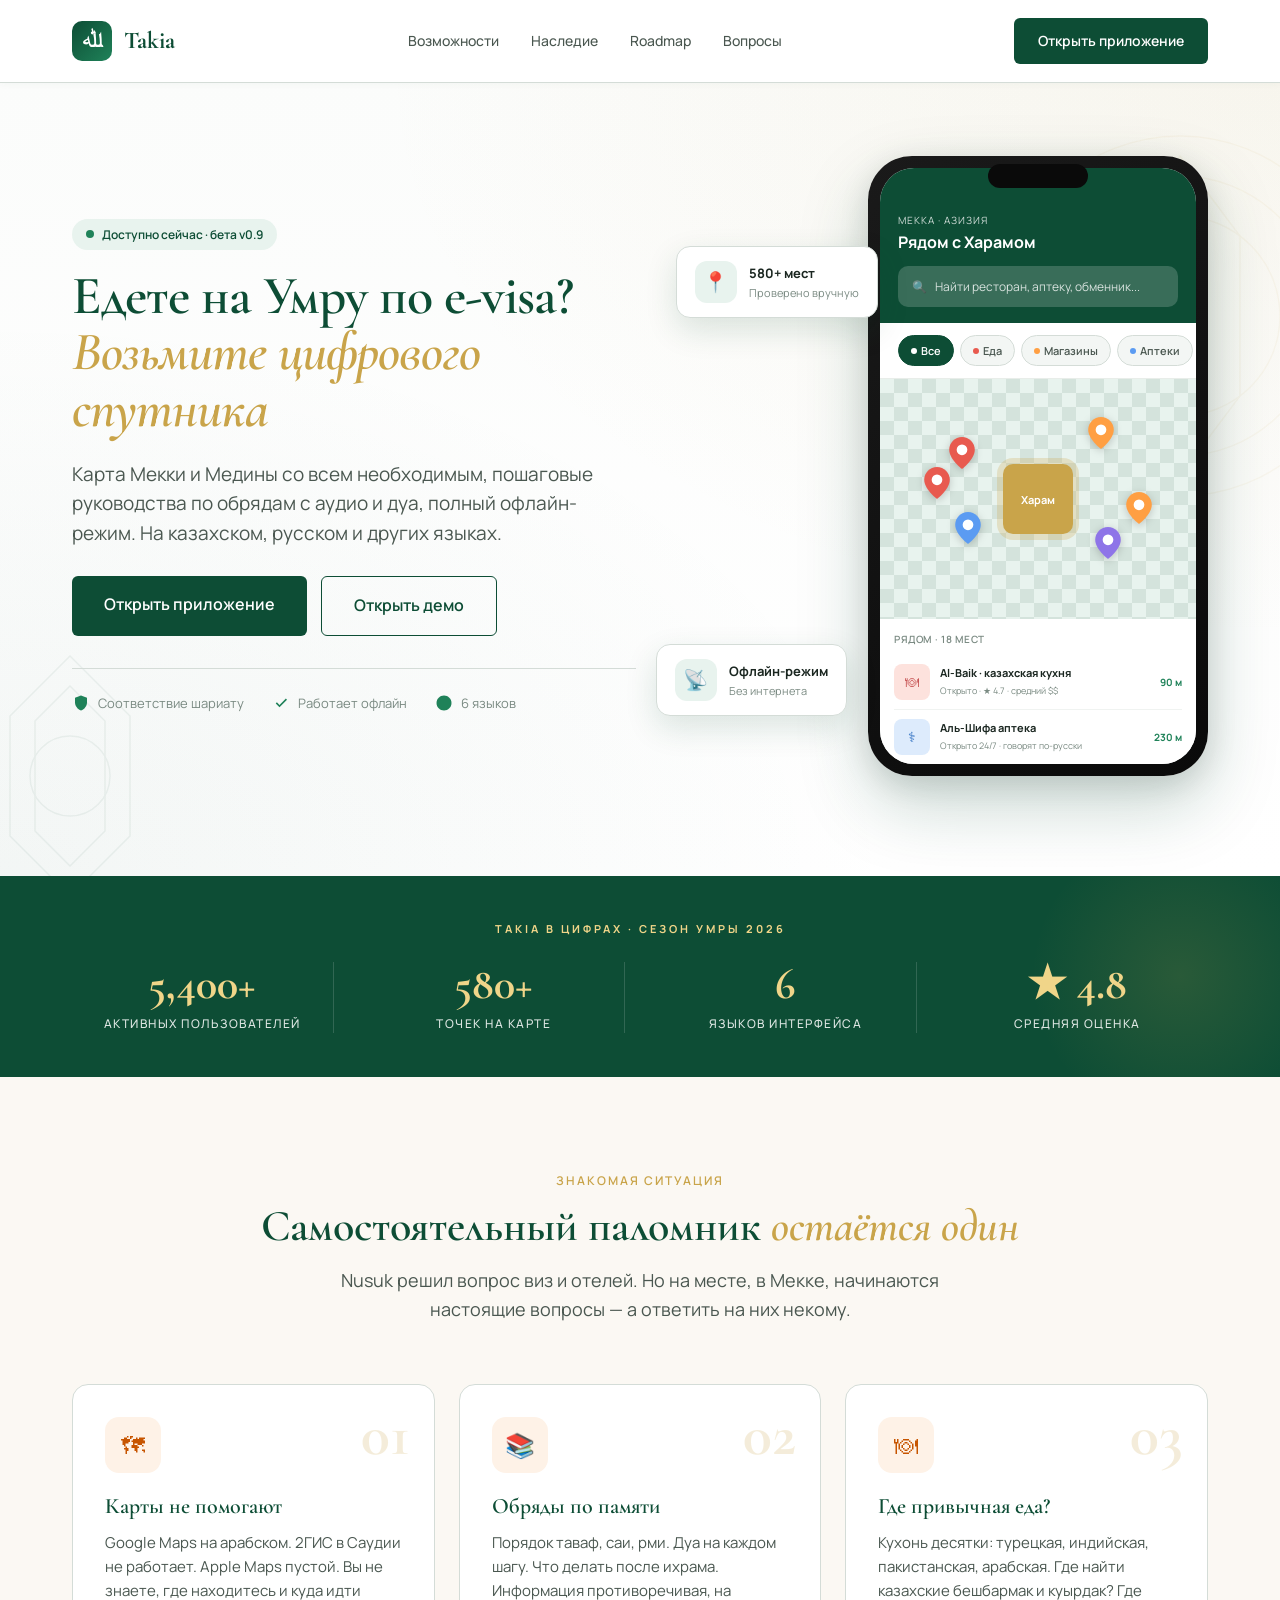
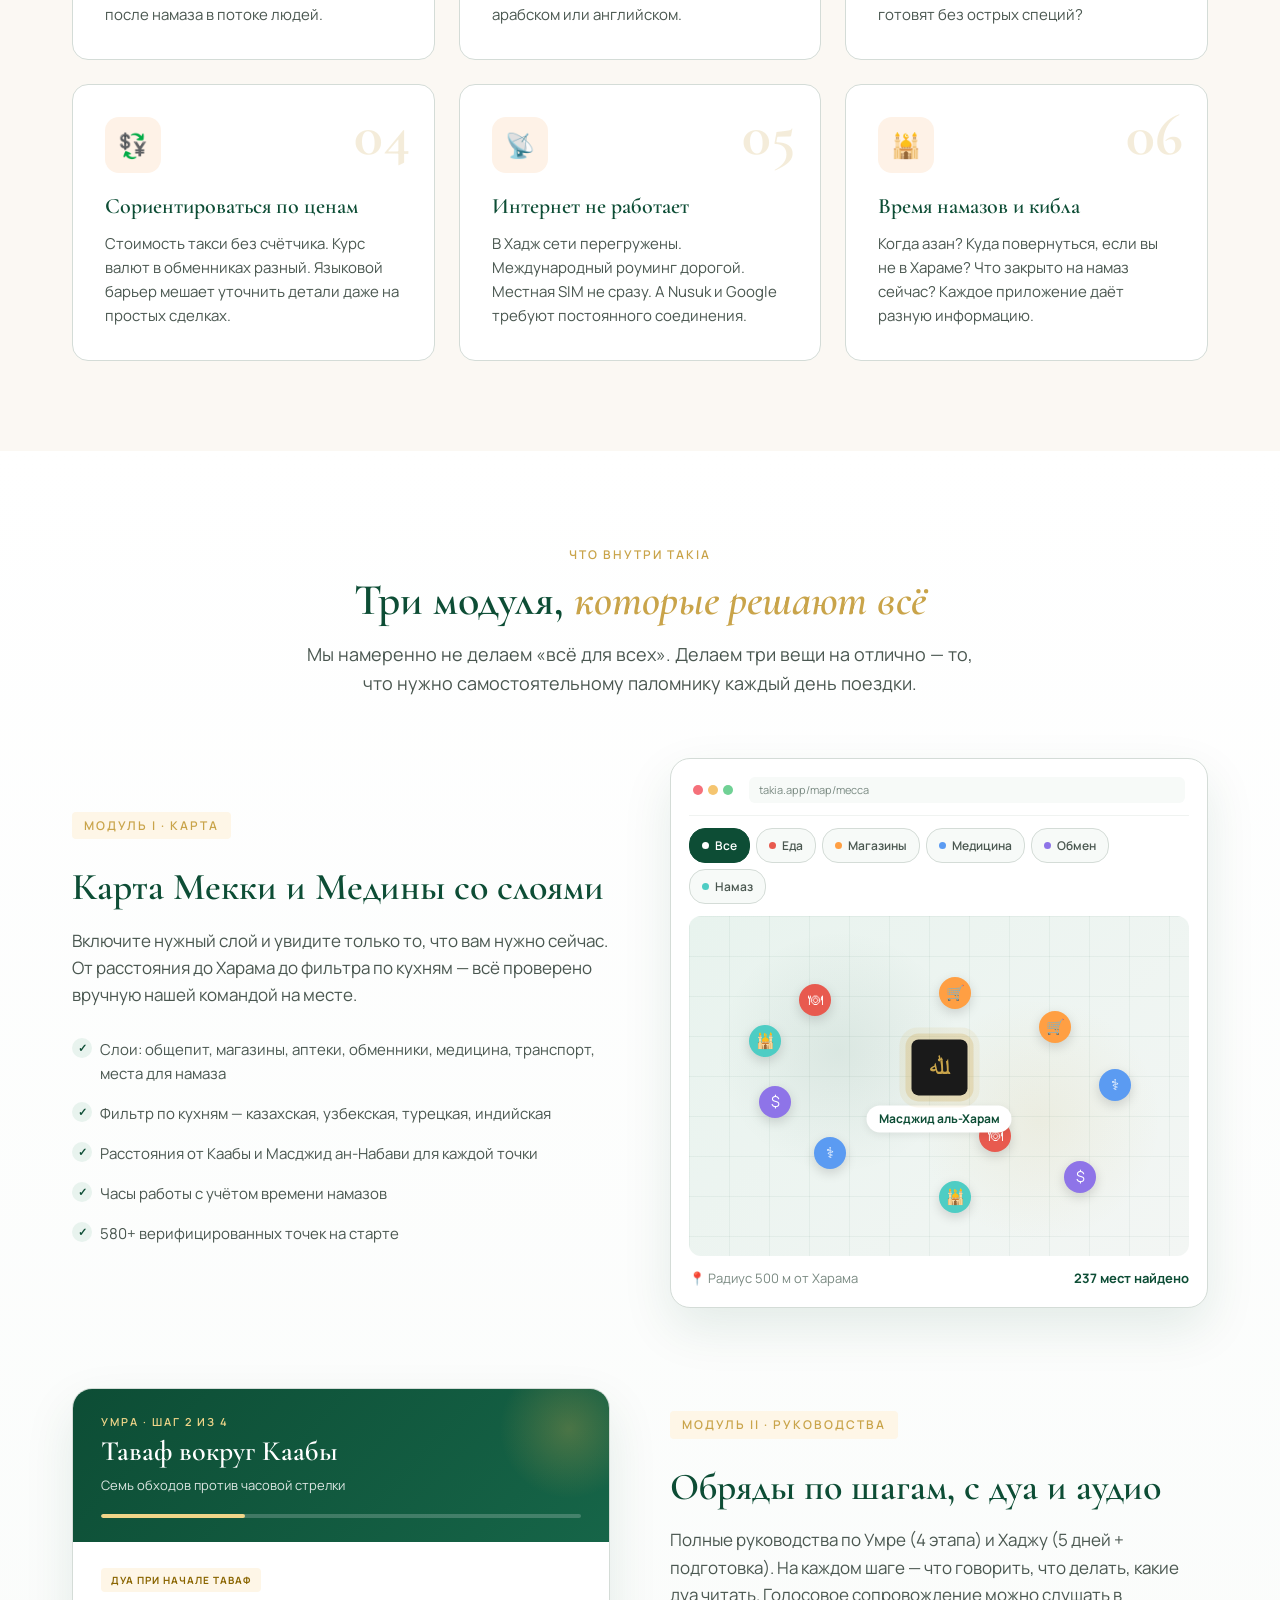
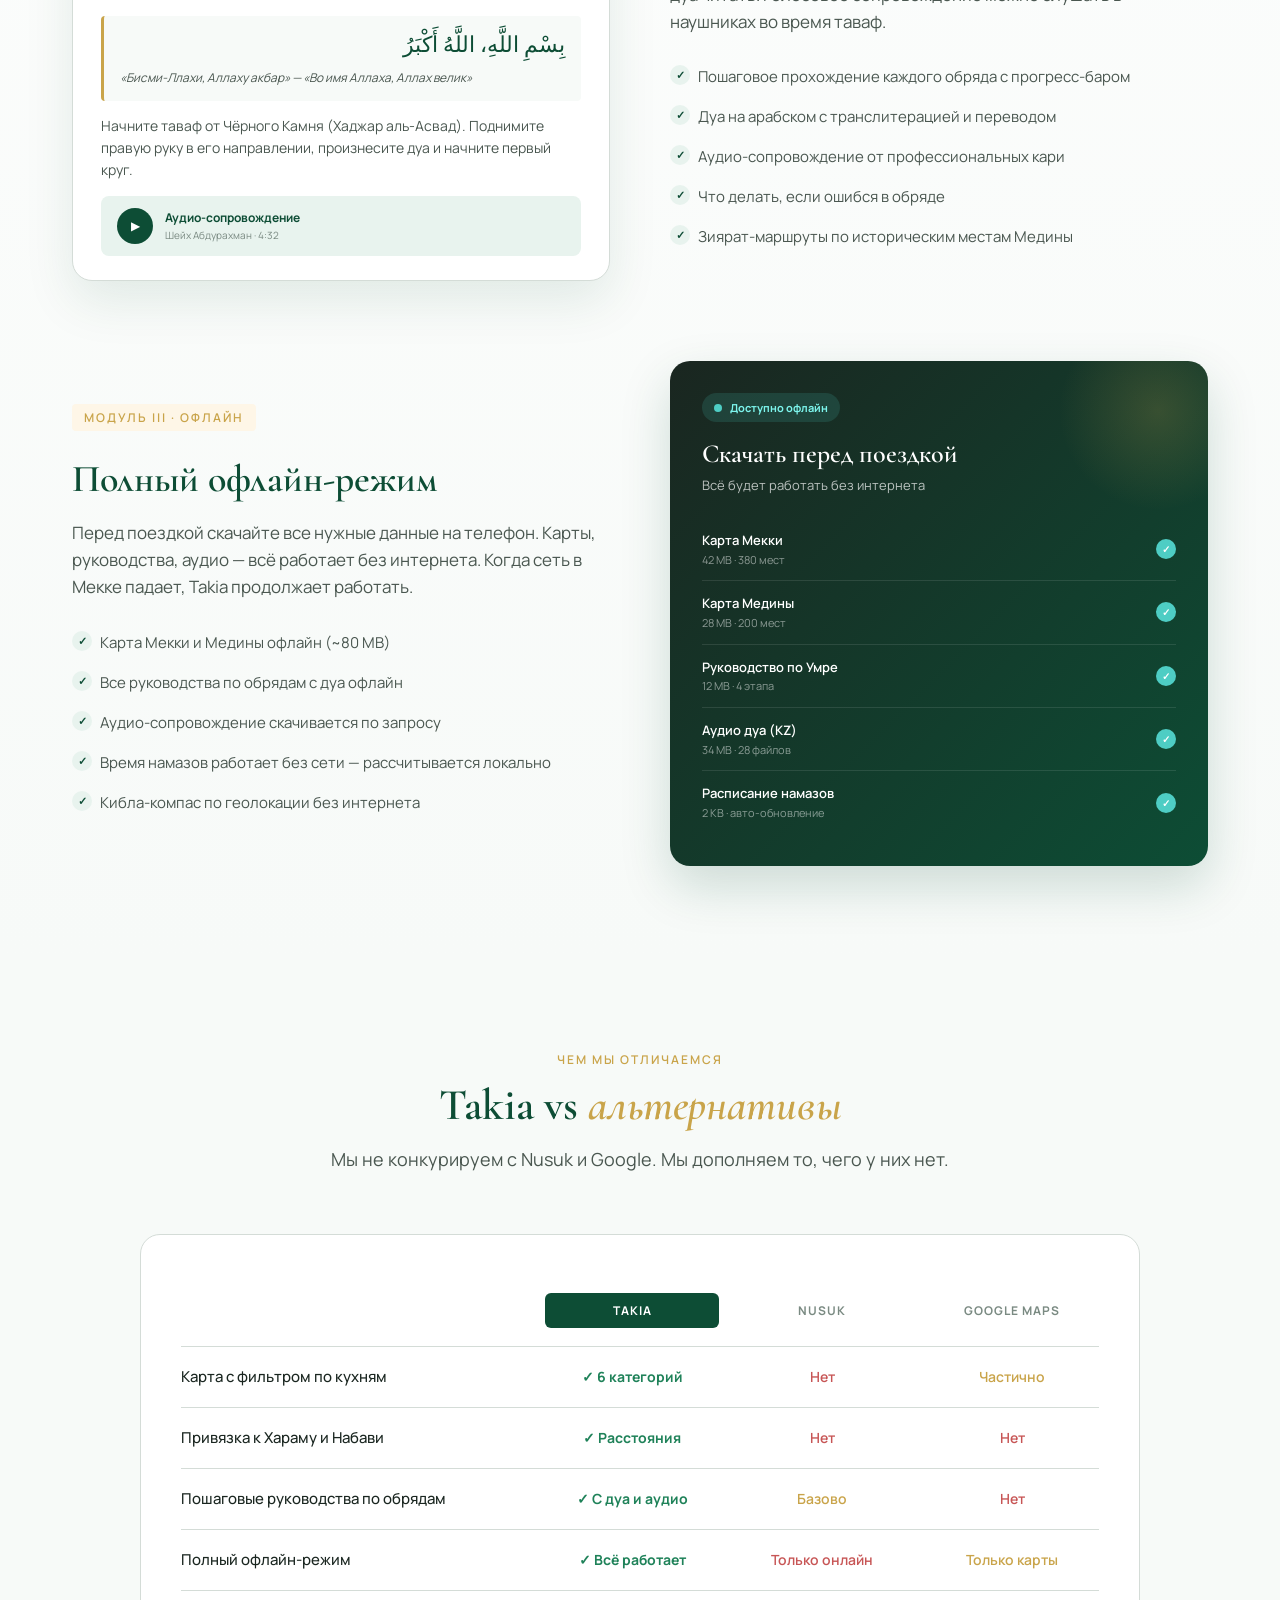
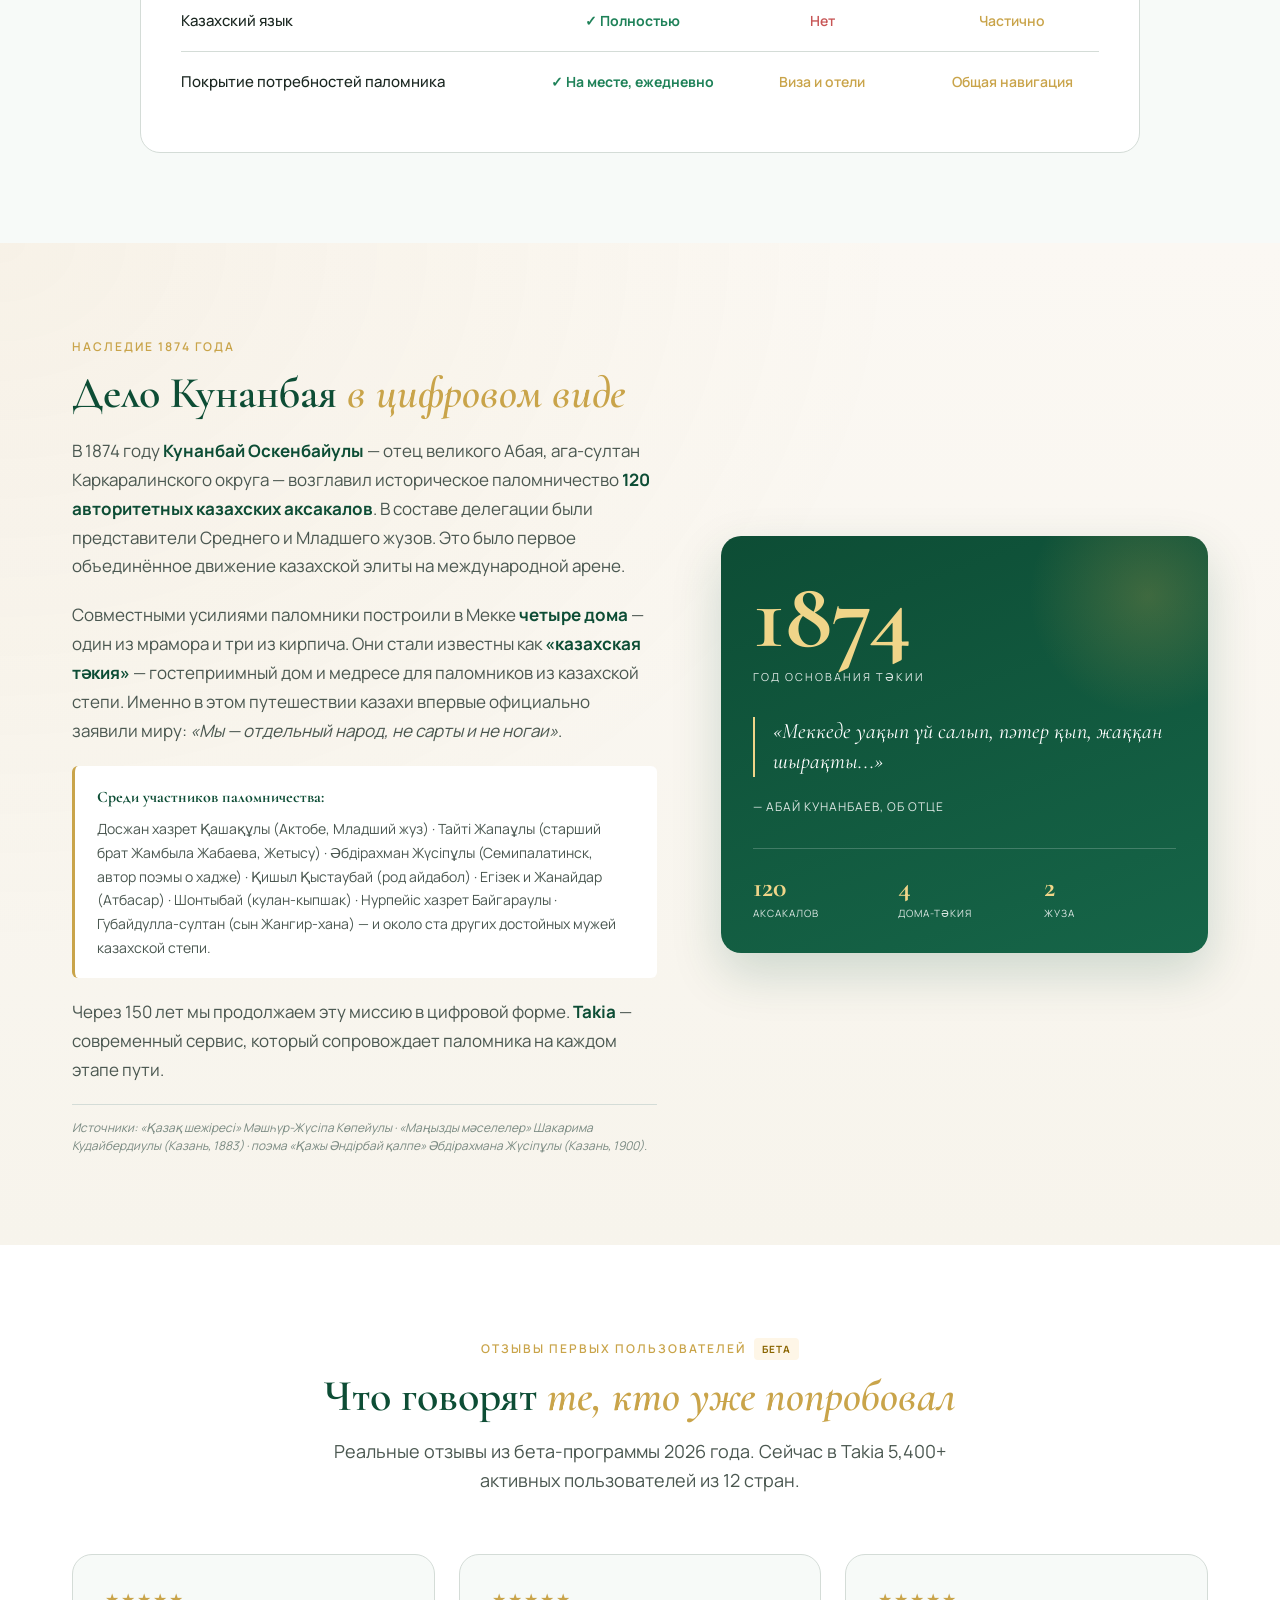
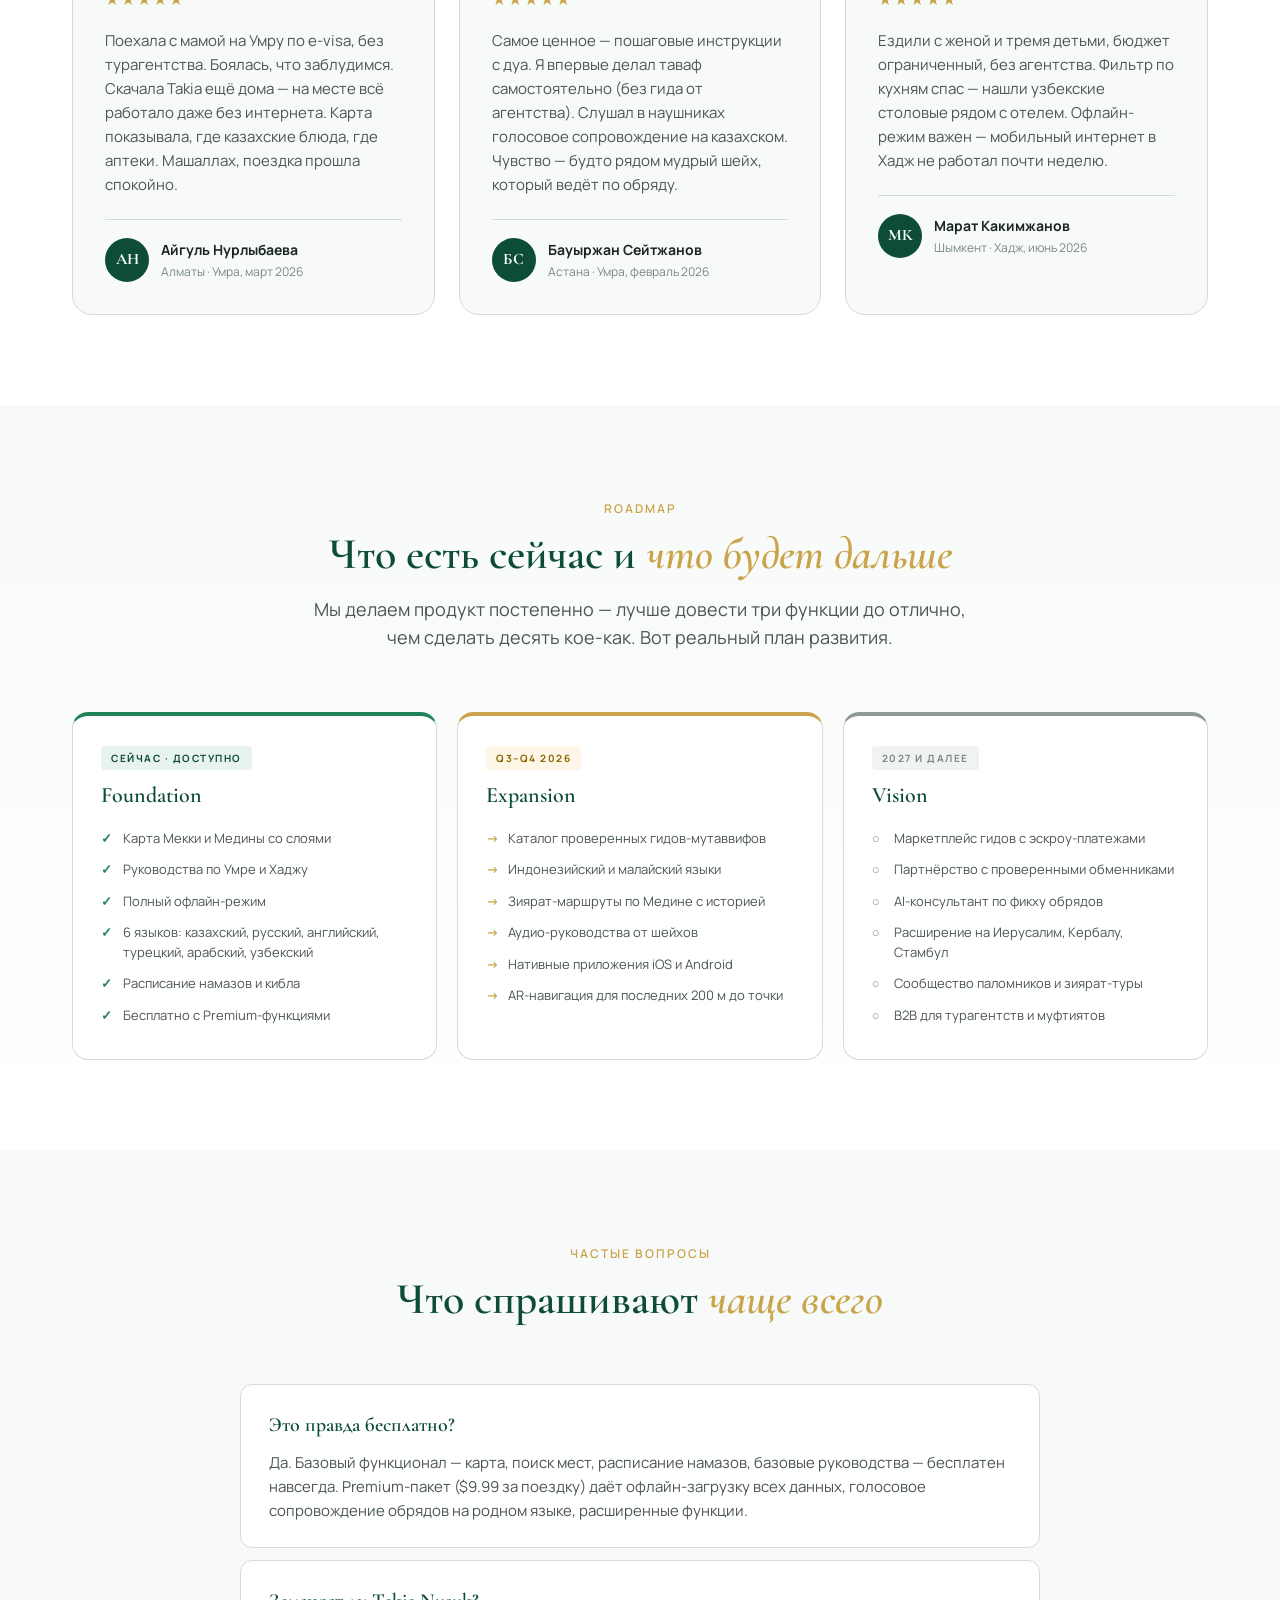
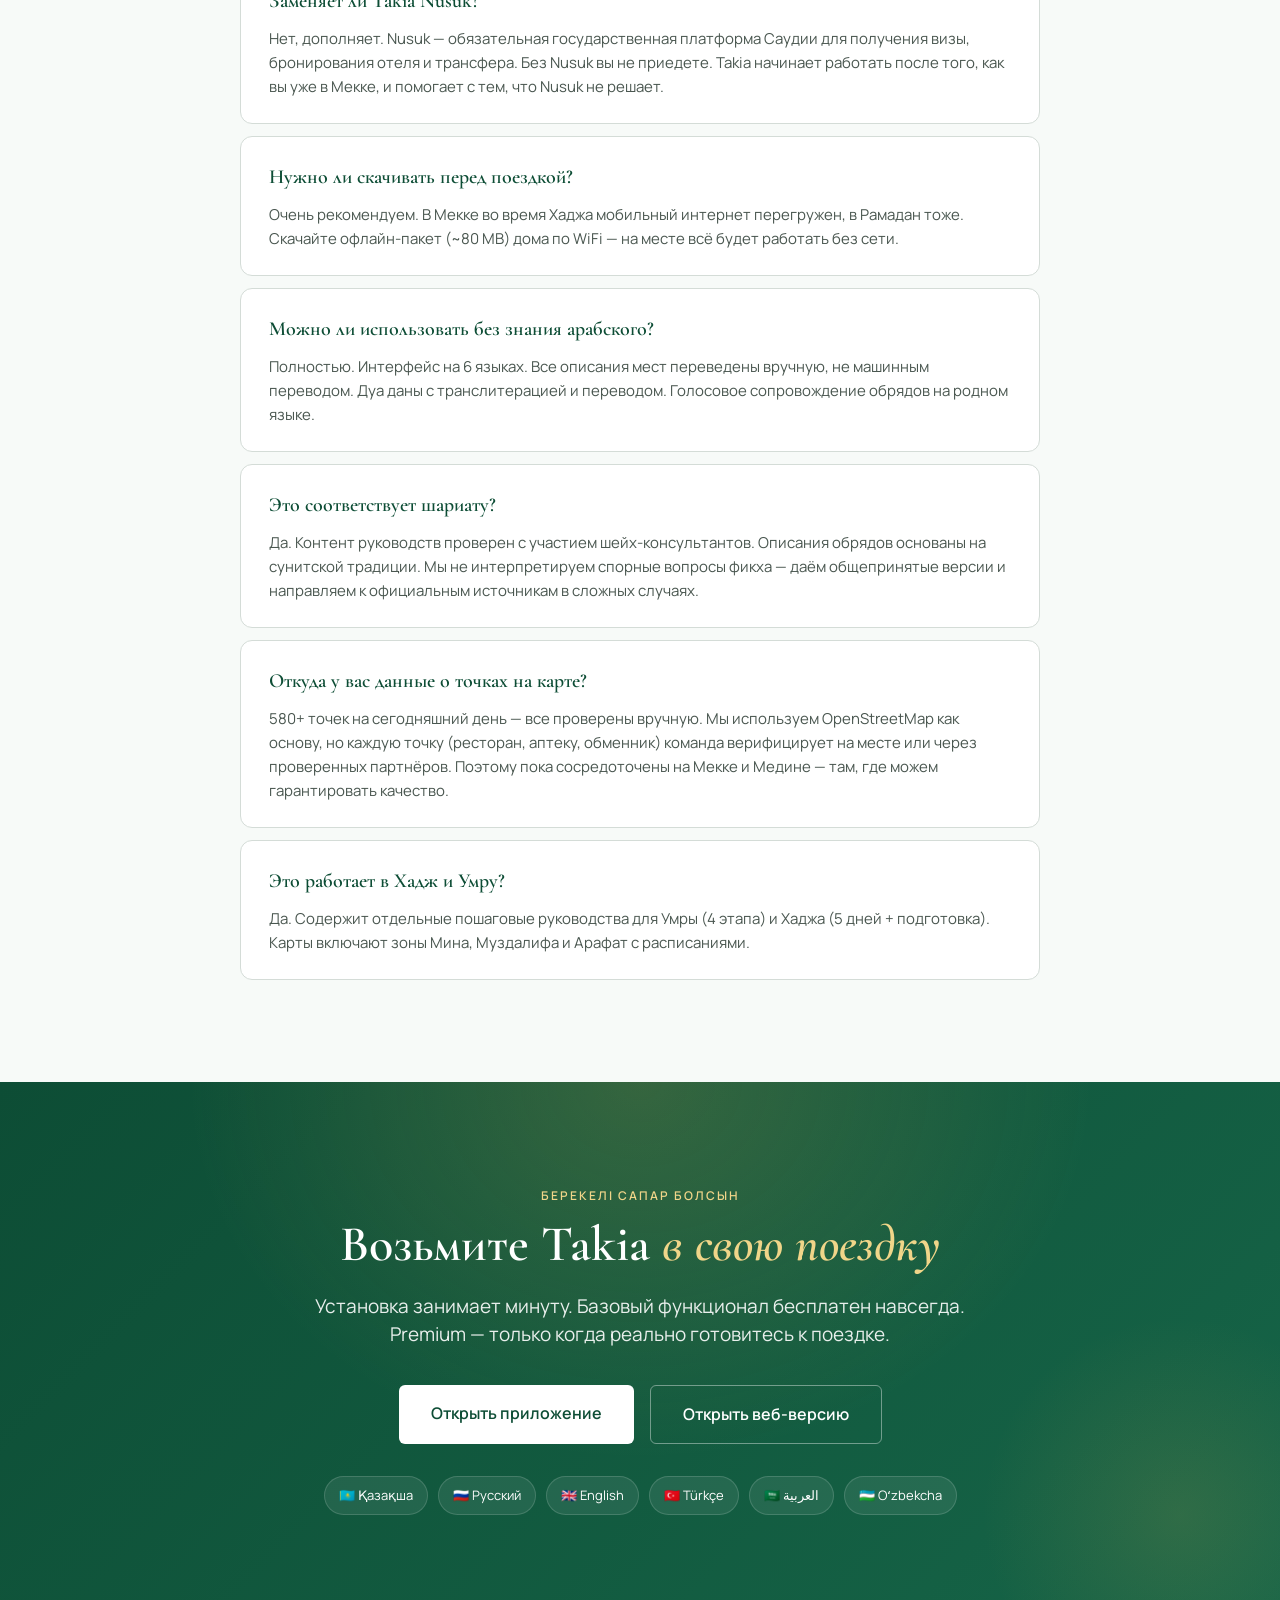
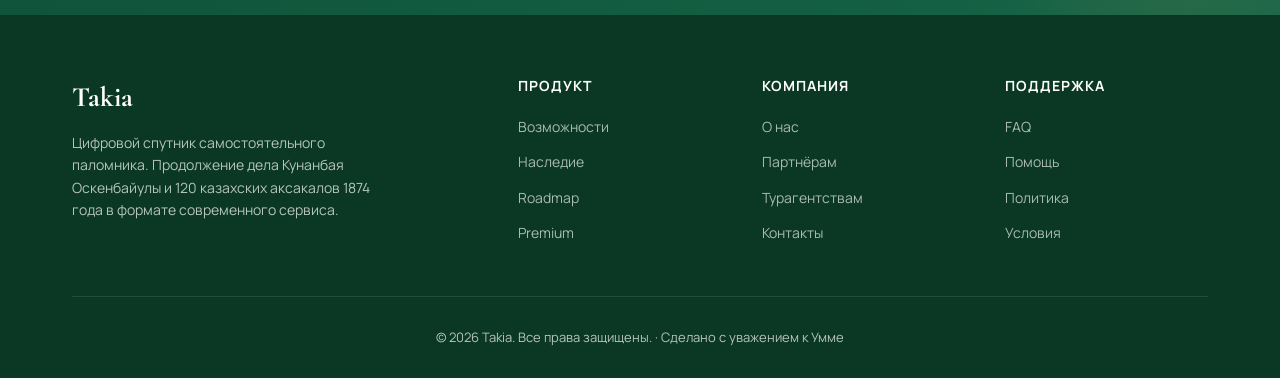
<file: index.html>
<!DOCTYPE html>
<html lang="ru">
<head>
<meta charset="UTF-8">
<meta name="viewport" content="width=device-width, initial-scale=1.0">
<title>Takia — Цифровой спутник самостоятельного паломника</title>
<link href="https://fonts.googleapis.com/css2?family=Cormorant+Garamond:wght@500;600;700&family=Manrope:wght@300;400;500;600;700;800&display=swap" rel="stylesheet">
<style>
  * { box-sizing: border-box; margin: 0; padding: 0; }
  html, body { overflow-x: hidden; max-width: 100%; }
  html { scroll-behavior: smooth; scroll-padding-top: 80px; }
  :root {
    --green-deep: #0d4d35;
    --green-mid: #166548;
    --green-light: #1f8259;
    --green-bg: #e8f3ee;
    --gold: #c9a44a;
    --gold-light: #f0d589;
    --gold-bg: #fef6e7;
    --ink: #1a2620;
    --ink-soft: #4a5750;
    --ink-mute: #7a8a82;
    --line: #d4dcd7;
    --bg-soft: #f7faf8;
    --white: #ffffff;
  }
  body {
    font-family: 'Manrope', sans-serif;
    color: var(--ink);
    background: var(--white);
    line-height: 1.6;
    font-size: 16px;
    padding-top: 76px;
  }
  .container { max-width: 1200px; margin: 0 auto; padding: 0 32px; }
  .label-tag {
    display: inline-block;
    font-size: 12px;
    text-transform: uppercase;
    letter-spacing: 2px;
    font-weight: 600;
    color: var(--gold);
    margin-bottom: 12px;
  }
  nav {
    position: fixed;
    top: 0; left: 0; right: 0;
    width: 100%;
    z-index: 1000;
    background: rgba(255,255,255,0.95);
    -webkit-backdrop-filter: blur(12px);
    backdrop-filter: blur(12px);
    border-bottom: 1px solid var(--line);
    box-shadow: 0 1px 8px rgba(13,77,53,0.04);
  }
  .nav-inner {
    max-width: 1200px;
    margin: 0 auto;
    padding: 18px 32px;
    display: flex;
    justify-content: space-between;
    align-items: center;
  }
  .logo {
    display: flex;
    align-items: center;
    gap: 12px;
    font-family: 'Cormorant Garamond', serif;
    font-size: 24px;
    font-weight: 700;
    color: var(--green-deep);
    text-decoration: none;
  }
  .logo-mark {
    width: 40px; height: 40px;
    background: linear-gradient(135deg, var(--green-deep), var(--green-light));
    border-radius: 10px;
    display: flex; align-items: center; justify-content: center;
    color: white; font-size: 20px; font-weight: 700;
  }
  .nav-links { display: flex; gap: 32px; list-style: none; }
  .nav-links a { color: var(--ink-soft); text-decoration: none; font-size: 14px; font-weight: 500; }
  .nav-links a:hover { color: var(--green-deep); }
  /* Burger button — hidden on desktop */
  .burger {
    display: none;
    flex-direction: column;
    justify-content: center;
    gap: 5px;
    width: 40px;
    height: 40px;
    background: none;
    border: none;
    cursor: pointer;
    padding: 8px;
    z-index: 1002;
  }
  .burger span {
    display: block;
    width: 100%;
    height: 2px;
    background: var(--green-deep);
    border-radius: 2px;
    transition: transform 0.3s, opacity 0.3s;
  }
  .burger.open span:nth-child(1) { transform: translateY(7px) rotate(45deg); }
  .burger.open span:nth-child(2) { opacity: 0; }
  .burger.open span:nth-child(3) { transform: translateY(-7px) rotate(-45deg); }
  /* Mobile dropdown menu */
  .mobile-menu {
    display: none;
    flex-direction: column;
    gap: 4px;
    background: white;
    border-top: 1px solid var(--line);
    padding: 16px 24px 24px;
    box-shadow: 0 8px 24px rgba(13,77,53,0.1);
  }
  .mobile-menu.open { display: flex; }
  .mobile-menu a {
    color: var(--ink-soft);
    text-decoration: none;
    font-size: 16px;
    font-weight: 600;
    padding: 14px 8px;
    border-bottom: 1px solid var(--bg-soft);
  }
  .mobile-menu a:last-child { border-bottom: none; }
  .mobile-menu a:hover { color: var(--green-deep); }
  .mobile-menu .btn-block-mobile {
    margin-top: 12px;
    text-align: center;
    border-bottom: none;
    color: white;
  }
  .mobile-menu .btn-block-mobile:hover { color: white; }
  .btn {
    display: inline-block;
    padding: 12px 24px;
    border-radius: 6px;
    font-weight: 600;
    text-decoration: none;
    transition: all 0.2s;
    font-size: 14px;
    cursor: pointer;
    border: none;
  }
  .btn-primary { background: var(--green-deep); color: white; }
  .btn-primary:hover { background: var(--green-light); transform: translateY(-1px); }
  .btn-outline { background: transparent; color: var(--green-deep); border: 1.5px solid var(--green-deep); }
  .btn-outline:hover { background: var(--green-deep); color: white; }

  /* HERO */
  .hero {
    position: relative;
    padding: 80px 0 100px;
    background:
      radial-gradient(ellipse at top right, rgba(201,164,74,0.08) 0%, transparent 50%),
      radial-gradient(ellipse at bottom left, rgba(13,77,53,0.05) 0%, transparent 50%),
      linear-gradient(180deg, #fbfcfb 0%, #ffffff 100%);
    overflow: hidden;
  }
  .hero-ornament { position: absolute; opacity: 0.06; pointer-events: none; }
  .hero-ornament-1 { top: 40px; right: -100px; width: 400px; height: 400px; }
  .hero-ornament-2 { bottom: -50px; left: -80px; width: 300px; height: 300px; }
  .hero-inner {
    display: grid;
    grid-template-columns: minmax(0, 1.1fr) minmax(0, 1fr);
    gap: 60px;
    align-items: center;
    position: relative;
    z-index: 2;
  }
  .pre-badge {
    display: inline-flex;
    align-items: center;
    gap: 8px;
    background: var(--green-bg);
    color: var(--green-deep);
    padding: 6px 14px;
    border-radius: 20px;
    font-size: 12px;
    font-weight: 600;
    margin-bottom: 18px;
  }
  .pre-badge .dot {
    width: 8px; height: 8px;
    background: var(--green-light);
    border-radius: 50%;
    animation: pulse 2s infinite;
  }
  @keyframes pulse { 0%,100%{opacity:1} 50%{opacity:0.4} }
  .hero h1 {
    font-family: 'Cormorant Garamond', serif;
    font-size: 54px;
    line-height: 1.05;
    font-weight: 600;
    color: var(--green-deep);
    margin-bottom: 22px;
    letter-spacing: -1px;
  }
  .hero h1 .accent { color: var(--gold); font-style: italic; }
  .hero .lead {
    font-size: 19px;
    color: var(--ink-soft);
    margin-bottom: 28px;
    line-height: 1.55;
    max-width: 560px;
  }
  .hero-cta { display: flex; gap: 14px; margin-bottom: 32px; }
  .hero-trust {
    display: flex;
    gap: 28px;
    align-items: center;
    padding-top: 24px;
    border-top: 1px solid var(--line);
  }
  .trust-item {
    display: flex;
    align-items: center;
    gap: 8px;
    font-size: 13px;
    color: var(--ink-mute);
  }
  .trust-icon { width: 18px; height: 18px; color: var(--green-light); }

  /* PHONE */
  .hero-visual { position: relative; height: 620px; max-width: 100%; }
  .phone {
    position: absolute;
    width: 340px; height: 620px;
    background: linear-gradient(145deg, #1a1a1a, #0a0a0a);
    border-radius: 44px;
    padding: 12px;
    box-shadow: 0 30px 70px rgba(13,77,53,0.22), 0 8px 30px rgba(0,0,0,0.12);
    top: 0; right: 0;
  }
  .phone-screen {
    width: 100%; height: 100%;
    background: #f3f6f4;
    border-radius: 34px;
    overflow: hidden;
    position: relative;
  }
  .notch {
    position: absolute;
    top: 8px;
    left: 50%;
    transform: translateX(-50%);
    width: 100px; height: 24px;
    background: #0a0a0a;
    border-radius: 14px;
    z-index: 5;
  }
  .phone-header {
    background: var(--green-deep);
    padding: 44px 18px 16px;
    color: white;
  }
  .phone-loc { font-size: 10px; opacity: 0.8; text-transform: uppercase; letter-spacing: 1px; margin-bottom: 2px; }
  .phone-title { font-size: 16px; font-weight: 700; margin-bottom: 10px; }
  .phone-search {
    background: rgba(255,255,255,0.18);
    padding: 11px 14px;
    border-radius: 10px;
    font-size: 12px;
    display: flex;
    align-items: center;
    gap: 8px;
  }
  .phone-filters {
    display: flex;
    gap: 6px;
    overflow-x: auto;
    padding: 12px 18px;
    background: white;
    border-bottom: 1px solid #e8ede9;
  }
  .ph-filter {
    flex-shrink: 0;
    padding: 6px 12px;
    border-radius: 16px;
    font-size: 11px;
    font-weight: 600;
    background: #f3f6f4;
    color: var(--ink-soft);
    border: 1px solid var(--line);
    display: flex;
    align-items: center;
    gap: 4px;
  }
  .ph-filter.active { background: var(--green-deep); color: white; border-color: var(--green-deep); }
  .ph-filter .dot-mini { width: 6px; height: 6px; border-radius: 50%; }
  .phone-map {
    height: 240px;
    background:
      linear-gradient(45deg, #d4e3dc 25%, transparent 25%),
      linear-gradient(-45deg, #d4e3dc 25%, transparent 25%),
      linear-gradient(45deg, transparent 75%, #d4e3dc 75%),
      linear-gradient(-45deg, transparent 75%, #d4e3dc 75%);
    background-size: 28px 28px;
    background-color: #e8f3ee;
    background-position: 0 0, 0 14px, 14px -14px, -14px 0;
    position: relative;
    overflow: hidden;
  }
  .map-haram-mini {
    position: absolute;
    top: 50%; left: 50%;
    transform: translate(-50%, -50%);
    width: 70px; height: 70px;
    background: var(--gold);
    border-radius: 10px;
    display: flex; align-items: center; justify-content: center;
    color: white; font-size: 11px; font-weight: 700;
    box-shadow: 0 0 0 6px rgba(201,164,74,0.25);
  }
  .map-pin-svg {
    position: absolute;
    width: 26px; height: 32px;
    transform: translate(-50%, -100%);
    filter: drop-shadow(0 2px 4px rgba(0,0,0,0.2));
  }
  .pin1 { top: 90px; left: 26%; }
  .pin2 { top: 70px; left: 70%; }
  .pin3 { top: 165px; left: 28%; }
  .pin4 { top: 180px; left: 72%; }
  .pin5 { top: 120px; left: 18%; }
  .pin6 { top: 145px; left: 82%; }
  .phone-list { padding: 12px 14px; background: white; }
  .ph-list-title {
    font-size: 10px;
    color: var(--ink-mute);
    text-transform: uppercase;
    letter-spacing: 0.5px;
    margin-bottom: 8px;
    font-weight: 600;
  }
  .ph-list-item {
    display: flex;
    gap: 10px;
    padding: 9px 0;
    border-bottom: 1px solid #f0f3f1;
  }
  .ph-list-item:last-child { border-bottom: none; }
  .ph-list-icon {
    width: 36px; height: 36px;
    border-radius: 8px;
    display: flex; align-items: center; justify-content: center;
    font-size: 14px;
    flex-shrink: 0;
  }
  .ph-list-text { flex: 1; min-width: 0; }
  .ph-list-name { font-size: 11px; font-weight: 700; color: var(--ink); margin-bottom: 2px; }
  .ph-list-meta { font-size: 9px; color: var(--ink-mute); }
  .ph-list-dist {
    font-size: 10px; color: var(--green-light); font-weight: 700;
    text-align: right; align-self: center;
  }

  /* Floating badges */
  .float-badge {
    position: absolute;
    background: white;
    border: 1px solid var(--line);
    border-radius: 14px;
    padding: 14px 18px;
    box-shadow: 0 12px 32px rgba(13,77,53,0.14);
    display: flex;
    align-items: center;
    gap: 12px;
  }
  .badge-1 { top: 90px; left: -20px; }
  .badge-2 { bottom: 60px; left: -40px; }
  .badge-icon {
    width: 42px; height: 42px;
    background: var(--green-bg);
    border-radius: 12px;
    display: flex; align-items: center; justify-content: center;
    color: var(--green-deep);
    font-size: 20px;
  }
  .badge-text-title { font-size: 13px; font-weight: 700; color: var(--ink); }
  .badge-text-sub { font-size: 11px; color: var(--ink-mute); }

  /* STATS */
  .stats {
    background: var(--green-deep);
    color: white;
    padding: 44px 0;
    position: relative;
    overflow: hidden;
  }
  .stats::before {
    content: "";
    position: absolute;
    top: -50px; right: -50px;
    width: 300px; height: 300px;
    background: radial-gradient(circle, rgba(201,164,74,0.15) 0%, transparent 70%);
    border-radius: 50%;
  }
  .stats-eyebrow {
    text-align: center;
    color: var(--gold-light);
    font-size: 11px;
    text-transform: uppercase;
    letter-spacing: 3px;
    font-weight: 700;
    margin-bottom: 24px;
    position: relative;
    z-index: 2;
  }
  .stats-grid {
    display: grid;
    grid-template-columns: repeat(4, 1fr);
    gap: 30px;
    position: relative;
    z-index: 2;
  }
  .stat-item {
    text-align: center;
    border-right: 1px solid rgba(255,255,255,0.15);
    padding: 0 20px;
  }
  .stat-item:last-child { border-right: none; }
  .stat-num {
    font-family: 'Cormorant Garamond', serif;
    font-size: 44px;
    font-weight: 700;
    color: var(--gold-light);
    line-height: 1;
    margin-bottom: 8px;
  }
  .stat-label {
    font-size: 12px;
    text-transform: uppercase;
    letter-spacing: 1.5px;
    opacity: 0.85;
    font-weight: 500;
  }

  section { padding: 90px 0; }
  .section-header { text-align: center; margin-bottom: 60px; }
  .section-header h2 {
    font-family: 'Cormorant Garamond', serif;
    font-size: 44px;
    font-weight: 600;
    color: var(--green-deep);
    line-height: 1.1;
    margin-bottom: 16px;
  }
  .section-header h2 .accent { color: var(--gold); font-style: italic; }
  .section-header .lead {
    font-size: 18px;
    color: var(--ink-soft);
    max-width: 680px;
    margin: 0 auto;
  }

  /* PAIN */
  .pain { background: #fbf8f3; }
  .pain-grid { display: grid; grid-template-columns: repeat(3, 1fr); gap: 24px; }
  .pain-card {
    background: white;
    border-radius: 16px;
    padding: 32px;
    border: 1px solid var(--line);
    position: relative;
    transition: transform 0.3s, box-shadow 0.3s;
  }
  .pain-card:hover { transform: translateY(-4px); box-shadow: 0 20px 40px rgba(0,0,0,0.06); }
  .pain-num {
    position: absolute;
    top: 20px; right: 24px;
    font-family: 'Cormorant Garamond', serif;
    font-size: 60px;
    font-weight: 700;
    color: var(--gold);
    opacity: 0.2;
    line-height: 1;
  }
  .pain-icon {
    width: 56px; height: 56px;
    background: #fef2e7;
    border-radius: 14px;
    display: flex; align-items: center; justify-content: center;
    color: #c75500;
    font-size: 24px;
    margin-bottom: 20px;
  }
  .pain-card h3 {
    font-family: 'Cormorant Garamond', serif;
    font-size: 22px;
    font-weight: 600;
    color: var(--green-deep);
    margin-bottom: 12px;
    line-height: 1.2;
  }
  .pain-card p { color: var(--ink-soft); font-size: 15px; line-height: 1.6; }

  /* MODULES */
  .modules { background: linear-gradient(180deg, white 0%, var(--bg-soft) 100%); }
  .module-block {
    display: grid;
    grid-template-columns: minmax(0, 1fr) minmax(0, 1fr);
    gap: 60px;
    align-items: center;
    margin-bottom: 80px;
  }
  .module-block:last-child { margin-bottom: 0; }
  .module-block.reverse { direction: rtl; }
  .module-block.reverse > * { direction: ltr; }
  .module-info .label-tag {
    background: var(--gold-bg);
    padding: 4px 12px;
    border-radius: 4px;
  }
  .module-info h3 {
    font-family: 'Cormorant Garamond', serif;
    font-size: 38px;
    font-weight: 600;
    color: var(--green-deep);
    line-height: 1.1;
    margin: 16px 0 18px;
  }
  .module-info .desc {
    font-size: 17px;
    color: var(--ink-soft);
    line-height: 1.6;
    margin-bottom: 22px;
  }
  .module-info ul { list-style: none; }
  .module-info ul li {
    padding: 8px 0 8px 28px;
    position: relative;
    font-size: 15px;
    color: var(--ink-soft);
  }
  .module-info ul li::before {
    content: "✓";
    position: absolute;
    left: 0; top: 8px;
    width: 20px; height: 20px;
    background: var(--green-bg);
    color: var(--green-deep);
    border-radius: 50%;
    display: flex; align-items: center; justify-content: center;
    font-weight: 700;
    font-size: 11px;
  }

  /* MOCKUP MAP */
  .mockup-card {
    background: white;
    border-radius: 20px;
    padding: 18px;
    border: 1px solid var(--line);
    box-shadow: 0 20px 50px rgba(13,77,53,0.1);
    max-width: 100%;
  }
  .mockup-toolbar {
    display: flex; align-items: center; gap: 8px;
    padding: 0 4px 12px;
    border-bottom: 1px solid #f0f3f1;
  }
  .toolbar-dots { display: flex; gap: 5px; }
  .toolbar-dots span { width: 10px; height: 10px; border-radius: 50%; background: #f0f3f1; }
  .toolbar-dots span:first-child { background: #f5707a; }
  .toolbar-dots span:nth-child(2) { background: #f5c570; }
  .toolbar-dots span:nth-child(3) { background: #70d195; }
  .toolbar-url {
    flex: 1;
    background: var(--bg-soft);
    border-radius: 6px;
    padding: 4px 10px;
    font-size: 11px;
    color: var(--ink-mute);
    margin-left: 8px;
  }
  .mockup-filters {
    display: flex;
    gap: 6px;
    flex-wrap: wrap;
    padding: 12px 0;
  }
  .mfilter {
    padding: 7px 12px;
    border-radius: 16px;
    font-size: 12px;
    font-weight: 600;
    background: var(--bg-soft);
    color: var(--ink-soft);
    border: 1px solid var(--line);
    display: flex;
    align-items: center;
    gap: 6px;
  }
  .mfilter.active { background: var(--green-deep); color: white; border-color: var(--green-deep); }
  .mfilter .d { width: 7px; height: 7px; border-radius: 50%; }
  .d-food { background: #e85a4f; }
  .d-shop { background: #ff9f43; }
  .d-med { background: #5b9bf2; }
  .d-money { background: #8e74e8; }
  .d-pray { background: #4ecdc4; }
  .mockup-map {
    height: 340px;
    background:
      radial-gradient(circle at 30% 40%, rgba(13,77,53,0.08) 0%, transparent 30%),
      radial-gradient(circle at 70% 60%, rgba(201,164,74,0.1) 0%, transparent 30%),
      linear-gradient(135deg, #e8f3ee 0%, #f3f6f4 100%);
    border-radius: 12px;
    position: relative;
    overflow: hidden;
  }
  .mockup-map::before {
    content: "";
    position: absolute;
    inset: 0;
    background-image:
      linear-gradient(rgba(13,77,53,0.05) 1px, transparent 1px),
      linear-gradient(90deg, rgba(13,77,53,0.05) 1px, transparent 1px);
    background-size: 40px 40px;
  }
  .map-center {
    position: absolute;
    top: 50%; left: 50%;
    transform: translate(-50%, -50%);
    text-align: center;
    z-index: 3;
  }
  .kaaba {
    width: 56px; height: 56px;
    background: #1a1a1a;
    border-radius: 7px;
    margin: 0 auto 10px;
    position: relative;
    box-shadow: 0 0 0 6px rgba(201,164,74,0.25), 0 0 0 12px rgba(201,164,74,0.1);
  }
  .kaaba::after {
    content: "ﷲ";
    position: absolute;
    top: 50%; left: 50%;
    transform: translate(-50%, -50%);
    color: var(--gold);
    font-size: 20px;
    font-weight: 600;
  }
  .kaaba-lbl {
    background: white;
    padding: 4px 12px;
    border-radius: 20px;
    font-size: 12px;
    font-weight: 700;
    color: var(--green-deep);
    display: inline-block;
    box-shadow: 0 2px 8px rgba(0,0,0,0.08);
  }
  .mmark {
    position: absolute;
    width: 32px; height: 32px;
    border-radius: 50%;
    display: flex; align-items: center; justify-content: center;
    color: white;
    font-size: 15px;
    box-shadow: 0 4px 12px rgba(0,0,0,0.15);
    cursor: pointer;
    transition: transform 0.2s;
    z-index: 2;
  }
  .mmark:hover { transform: scale(1.2); z-index: 4; }
  .m-food { background: #e85a4f; }
  .m-shop { background: #ff9f43; }
  .m-med { background: #5b9bf2; }
  .m-money { background: #8e74e8; }
  .m-pray { background: #4ecdc4; }
  .mk1 { top: 20%; left: 22%; }
  .mk2 { top: 28%; left: 70%; }
  .mk3 { top: 65%; left: 25%; }
  .mk4 { top: 72%; left: 75%; }
  .mk5 { top: 32%; left: 12%; }
  .mk6 { top: 60%; left: 58%; }
  .mk7 { top: 18%; left: 50%; }
  .mk8 { top: 78%; left: 50%; }
  .mk9 { top: 50%; left: 14%; }
  .mk10 { top: 45%; left: 82%; }
  .mockup-result-bar {
    margin-top: 12px;
    display: flex;
    justify-content: space-between;
    font-size: 13px;
    color: var(--ink-mute);
  }
  .mockup-result-bar .count { color: var(--green-deep); font-weight: 700; }

  /* GUIDE MOCKUP */
  .guide-mockup {
    background: white;
    border-radius: 20px;
    padding: 0;
    border: 1px solid var(--line);
    box-shadow: 0 20px 50px rgba(13,77,53,0.1);
    overflow: hidden;
  }
  .guide-header {
    background: linear-gradient(135deg, var(--green-deep), var(--green-mid));
    color: white;
    padding: 24px 28px;
    position: relative;
    overflow: hidden;
  }
  .guide-header::before {
    content: "";
    position: absolute;
    top: -30px; right: -30px;
    width: 140px; height: 140px;
    background: radial-gradient(circle, rgba(201,164,74,0.3) 0%, transparent 70%);
    border-radius: 50%;
  }
  .guide-progress {
    font-size: 11px;
    text-transform: uppercase;
    letter-spacing: 2px;
    color: var(--gold-light);
    font-weight: 600;
    margin-bottom: 6px;
    position: relative;
  }
  .guide-step-title {
    font-family: 'Cormorant Garamond', serif;
    font-size: 28px;
    font-weight: 600;
    line-height: 1.1;
    margin-bottom: 8px;
    position: relative;
  }
  .guide-step-sub { font-size: 13px; opacity: 0.85; position: relative; }
  .guide-progress-bar {
    margin-top: 18px;
    height: 4px;
    background: rgba(255,255,255,0.2);
    border-radius: 2px;
    position: relative;
    overflow: hidden;
  }
  .guide-progress-bar::after {
    content: "";
    position: absolute;
    left: 0; top: 0; bottom: 0;
    width: 30%;
    background: var(--gold-light);
    border-radius: 2px;
  }
  .guide-body { padding: 24px 28px; }
  .guide-section-tag {
    display: inline-block;
    background: var(--gold-bg);
    color: #8a6500;
    padding: 4px 10px;
    border-radius: 4px;
    font-size: 10px;
    font-weight: 700;
    text-transform: uppercase;
    letter-spacing: 1px;
    margin-bottom: 10px;
  }
  .guide-dua {
    background: var(--bg-soft);
    border-left: 3px solid var(--gold);
    padding: 14px 16px;
    margin: 14px 0;
    border-radius: 4px;
  }
  .guide-dua-ar {
    font-family: 'Cormorant Garamond', serif;
    font-size: 22px;
    color: var(--green-deep);
    text-align: right;
    direction: rtl;
    margin-bottom: 8px;
    line-height: 1.4;
  }
  .guide-dua-tr {
    font-size: 12px;
    color: var(--ink-soft);
    font-style: italic;
    line-height: 1.5;
  }
  .guide-body p { font-size: 14px; color: var(--ink-soft); line-height: 1.6; margin-bottom: 10px; }
  .guide-audio {
    display: flex;
    align-items: center;
    gap: 12px;
    background: var(--green-bg);
    padding: 12px 16px;
    border-radius: 8px;
    margin-top: 14px;
  }
  .audio-play {
    width: 36px; height: 36px;
    background: var(--green-deep);
    color: white;
    border-radius: 50%;
    display: flex; align-items: center; justify-content: center;
    font-size: 12px;
  }
  .audio-info { flex: 1; }
  .audio-title { font-size: 12px; font-weight: 700; color: var(--green-deep); }
  .audio-meta { font-size: 10px; color: var(--ink-mute); }

  /* OFFLINE MOCKUP */
  .offline-mockup {
    background: linear-gradient(135deg, #1a2620 0%, #0d4d35 100%);
    color: white;
    border-radius: 20px;
    padding: 32px;
    position: relative;
    overflow: hidden;
    box-shadow: 0 20px 50px rgba(13,77,53,0.18);
  }
  .offline-mockup::before {
    content: "";
    position: absolute;
    top: -50px; right: -50px;
    width: 200px; height: 200px;
    background: radial-gradient(circle, rgba(201,164,74,0.2) 0%, transparent 70%);
    border-radius: 50%;
  }
  .offline-status {
    display: inline-flex;
    align-items: center;
    gap: 8px;
    background: rgba(78,205,196,0.15);
    color: #7df5ed;
    padding: 6px 12px;
    border-radius: 20px;
    font-size: 11px;
    font-weight: 700;
    margin-bottom: 18px;
    position: relative;
  }
  .offline-status .od {
    width: 8px; height: 8px;
    background: #4ecdc4;
    border-radius: 50%;
  }
  .offline-title {
    font-family: 'Cormorant Garamond', serif;
    font-size: 26px;
    font-weight: 600;
    line-height: 1.1;
    margin-bottom: 6px;
    position: relative;
  }
  .offline-sub { font-size: 13px; opacity: 0.7; margin-bottom: 22px; position: relative; }
  .download-list { position: relative; }
  .dl-item {
    display: flex;
    justify-content: space-between;
    align-items: center;
    padding: 12px 0;
    border-bottom: 1px solid rgba(255,255,255,0.1);
  }
  .dl-item:last-child { border-bottom: none; }
  .dl-name { font-size: 13px; font-weight: 600; }
  .dl-size { font-size: 11px; color: rgba(255,255,255,0.5); }
  .dl-status {
    width: 20px; height: 20px;
    border-radius: 50%;
    background: #4ecdc4;
    display: flex; align-items: center; justify-content: center;
    font-size: 10px;
    color: white;
    font-weight: 700;
  }

  /* COMPARE */
  .compare-section { background: var(--bg-soft); }
  .compare {
    background: white;
    border-radius: 20px;
    padding: 40px;
    border: 1px solid var(--line);
    max-width: 1000px;
    margin: 0 auto;
  }
  .compare-row {
    display: grid;
    grid-template-columns: 2fr 1fr 1fr 1fr;
    gap: 16px;
    padding: 18px 0;
    border-bottom: 1px solid var(--line);
    align-items: center;
  }
  .compare-row:last-child { border-bottom: none; }
  .compare-header {
    font-weight: 700;
    color: var(--ink-mute);
    font-size: 12px;
    text-transform: uppercase;
    letter-spacing: 1px;
    text-align: center;
  }
  .compare-header.takia {
    background: var(--green-deep);
    color: white;
    padding: 8px 12px;
    border-radius: 6px;
  }
  .compare-feature { font-size: 15px; color: var(--ink); font-weight: 500; }
  .compare-cell { text-align: center; font-size: 14px; }
  .yes { color: var(--green-light); font-weight: 700; }
  .no { color: #c75555; font-weight: 600; }
  .partial { color: #c9a44a; font-weight: 600; }

  /* HERITAGE */
  .heritage {
    background: radial-gradient(ellipse at top left, rgba(201,164,74,0.07) 0%, transparent 50%), linear-gradient(180deg, #fbf8f3 0%, #f7f4ec 100%);
    position: relative;
    overflow: hidden;
  }
  .heritage-grid {
    display: grid;
    grid-template-columns: minmax(0, 1.2fr) minmax(0, 1fr);
    gap: 64px;
    align-items: center;
  }
  .heritage-text h2 {
    font-family: 'Cormorant Garamond', serif;
    font-size: 44px;
    font-weight: 600;
    color: var(--green-deep);
    line-height: 1.1;
    margin-bottom: 20px;
  }
  .heritage-text h2 .accent { color: var(--gold); font-style: italic; }
  .heritage-text .lead {
    font-size: 17px;
    color: var(--ink-soft);
    line-height: 1.7;
    margin-bottom: 20px;
  }
  .heritage-text .lead strong { color: var(--green-deep); font-weight: 700; }
  .heritage-names {
    background: white;
    border-left: 3px solid var(--gold);
    padding: 18px 22px;
    border-radius: 6px;
    margin-bottom: 20px;
    font-size: 14px;
    color: var(--ink-soft);
    line-height: 1.7;
  }
  .heritage-names strong {
    color: var(--green-deep);
    display: block;
    margin-bottom: 6px;
    font-family: 'Cormorant Garamond', serif;
    font-size: 16px;
  }
  .heritage-sources {
    font-size: 12px;
    color: var(--ink-mute);
    font-style: italic;
    line-height: 1.5;
    border-top: 1px solid var(--line);
    padding-top: 14px;
  }
  .heritage-visual {
    position: relative;
    background: linear-gradient(160deg, var(--green-deep) 0%, var(--green-mid) 100%);
    border-radius: 20px;
    padding: 32px;
    color: white;
    overflow: hidden;
    box-shadow: 0 20px 50px rgba(13,77,53,0.18);
  }
  .heritage-visual::before {
    content: "";
    position: absolute;
    top: -60px; right: -60px;
    width: 240px; height: 240px;
    background: radial-gradient(circle, rgba(201,164,74,0.25) 0%, transparent 70%);
    border-radius: 50%;
  }
  .heritage-year {
    font-family: 'Cormorant Garamond', serif;
    font-size: 96px;
    font-weight: 700;
    line-height: 1;
    color: var(--gold-light);
    margin-bottom: 4px;
    position: relative;
  }
  .heritage-year-label {
    font-size: 11px;
    text-transform: uppercase;
    letter-spacing: 2px;
    opacity: 0.85;
    margin-bottom: 32px;
    position: relative;
  }
  .heritage-quote {
    font-family: 'Cormorant Garamond', serif;
    font-size: 22px;
    line-height: 1.35;
    font-style: italic;
    margin-bottom: 20px;
    position: relative;
    padding-left: 18px;
    border-left: 2px solid var(--gold-light);
  }
  .heritage-quote-author {
    font-size: 12px;
    opacity: 0.85;
    letter-spacing: 1px;
    text-transform: uppercase;
    position: relative;
  }
  .heritage-stats {
    display: grid;
    grid-template-columns: repeat(3, 1fr);
    gap: 14px;
    margin-top: 32px;
    padding-top: 24px;
    border-top: 1px solid rgba(255,255,255,0.2);
    position: relative;
  }
  .h-stat .num {
    font-family: 'Cormorant Garamond', serif;
    font-size: 28px;
    color: var(--gold-light);
    line-height: 1;
    margin-bottom: 4px;
    font-weight: 700;
  }
  .h-stat .lbl {
    font-size: 10px;
    text-transform: uppercase;
    letter-spacing: 1px;
    opacity: 0.85;
  }

  /* TESTIMONIALS */
  .testimonials { background: white; }
  .test-grid { display: grid; grid-template-columns: repeat(3, 1fr); gap: 24px; }
  .test-card {
    background: var(--bg-soft);
    border-radius: 20px;
    padding: 32px;
    position: relative;
    border: 1px solid var(--line);
  }
  .test-rating {
    color: var(--gold);
    font-size: 16px;
    margin-bottom: 16px;
    letter-spacing: 2px;
  }
  .test-text {
    font-size: 15px;
    color: var(--ink-soft);
    line-height: 1.6;
    margin-bottom: 22px;
    position: relative;
    z-index: 2;
  }
  .test-author {
    display: flex;
    align-items: center;
    gap: 12px;
    padding-top: 18px;
    border-top: 1px solid var(--line);
  }
  .test-avatar {
    width: 44px; height: 44px;
    border-radius: 50%;
    background: var(--green-deep);
    color: white;
    display: flex; align-items: center; justify-content: center;
    font-weight: 700;
    font-family: 'Cormorant Garamond', serif;
  }
  .test-name { font-weight: 700; color: var(--ink); font-size: 14px; }
  .test-role { font-size: 12px; color: var(--ink-mute); }
  .beta-badge {
    display: inline-block;
    background: var(--gold-bg);
    color: #8a6500;
    padding: 3px 8px;
    border-radius: 4px;
    font-size: 10px;
    font-weight: 700;
    text-transform: uppercase;
    letter-spacing: 1px;
    margin-left: 8px;
  }

  /* ROADMAP */
  .roadmap-section { background: linear-gradient(180deg, var(--bg-soft) 0%, white 100%); }
  .roadmap-grid { display: grid; grid-template-columns: repeat(3, 1fr); gap: 20px; }
  .roadmap-card {
    background: white;
    border: 1px solid var(--line);
    border-radius: 16px;
    padding: 28px;
    position: relative;
  }
  .roadmap-card.now { border-top: 4px solid var(--green-light); }
  .roadmap-card.next { border-top: 4px solid var(--gold); }
  .roadmap-card.future { border-top: 4px solid #8e9b94; }
  .roadmap-tag {
    display: inline-block;
    padding: 4px 10px;
    border-radius: 4px;
    font-size: 10px;
    font-weight: 700;
    text-transform: uppercase;
    letter-spacing: 1.5px;
    margin-bottom: 12px;
  }
  .roadmap-tag.now { background: var(--green-bg); color: var(--green-deep); }
  .roadmap-tag.next { background: var(--gold-bg); color: #8a6500; }
  .roadmap-tag.future { background: #f0f3f1; color: var(--ink-mute); }
  .roadmap-card h4 {
    font-family: 'Cormorant Garamond', serif;
    font-size: 22px;
    color: var(--green-deep);
    font-weight: 600;
    margin-bottom: 14px;
    line-height: 1.2;
  }
  .roadmap-card ul { list-style: none; padding: 0; }
  .roadmap-card ul li {
    padding: 6px 0 6px 22px;
    position: relative;
    font-size: 13px;
    color: var(--ink-soft);
    line-height: 1.5;
  }
  .roadmap-card.now ul li::before { content: "✓"; color: var(--green-light); position: absolute; left: 0; font-weight: 700; }
  .roadmap-card.next ul li::before { content: "→"; color: var(--gold); position: absolute; left: 0; font-weight: 700; }
  .roadmap-card.future ul li::before { content: "○"; color: var(--ink-mute); position: absolute; left: 0; }

  /* FAQ */
  .faq { background: var(--bg-soft); }
  .faq-list { max-width: 800px; margin: 0 auto; }
  .faq-item {
    background: white;
    border: 1px solid var(--line);
    border-radius: 12px;
    padding: 24px 28px;
    margin-bottom: 12px;
  }
  .faq-q {
    font-family: 'Cormorant Garamond', serif;
    font-size: 20px;
    font-weight: 600;
    color: var(--green-deep);
    margin-bottom: 10px;
  }
  .faq-a { font-size: 15px; color: var(--ink-soft); line-height: 1.6; }

  /* CTA FINAL */
  .cta-final {
    background: radial-gradient(ellipse at top, rgba(201,164,74,0.2) 0%, transparent 50%), linear-gradient(135deg, var(--green-deep) 0%, var(--green-mid) 100%);
    color: white;
    text-align: center;
    padding: 100px 0;
    position: relative;
    overflow: hidden;
  }
  .cta-final::before {
    content: "";
    position: absolute;
    bottom: -100px; right: -100px;
    width: 400px; height: 400px;
    background: radial-gradient(circle, rgba(201,164,74,0.15) 0%, transparent 70%);
    border-radius: 50%;
  }
  .cta-final-inner { position: relative; z-index: 2; max-width: 700px; margin: 0 auto; }
  .cta-final h2 {
    font-family: 'Cormorant Garamond', serif;
    font-size: 50px;
    font-weight: 600;
    line-height: 1.1;
    margin-bottom: 20px;
  }
  .cta-final h2 .accent { color: var(--gold-light); font-style: italic; }
  .cta-final p { font-size: 19px; opacity: 0.9; margin-bottom: 36px; line-height: 1.5; }
  .cta-buttons {
    display: flex;
    gap: 16px;
    justify-content: center;
    flex-wrap: wrap;
    margin-bottom: 32px;
  }
  .btn-large { padding: 16px 32px; font-size: 16px; }
  .btn-white { background: white; color: var(--green-deep); }
  .btn-white:hover { background: var(--gold-light); }
  .btn-ghost { background: transparent; color: white; border: 1.5px solid rgba(255,255,255,0.4); }
  .btn-ghost:hover { background: rgba(255,255,255,0.1); }
  .languages-row {
    display: flex;
    gap: 10px;
    justify-content: center;
    flex-wrap: wrap;
    margin-top: 24px;
  }
  .lang-pill {
    background: rgba(255,255,255,0.08);
    border: 1px solid rgba(255,255,255,0.15);
    padding: 8px 14px;
    border-radius: 30px;
    font-size: 13px;
    color: white;
    display: flex;
    align-items: center;
    gap: 8px;
  }

  /* FOOTER */
  footer { background: #0a3825; color: rgba(255,255,255,0.7); padding: 60px 0 30px; }
  .footer-grid {
    display: grid;
    grid-template-columns: 2fr 1fr 1fr 1fr;
    gap: 40px;
    margin-bottom: 40px;
  }
  .footer-brand h4 {
    font-family: 'Cormorant Garamond', serif;
    font-size: 28px;
    color: white;
    margin-bottom: 12px;
  }
  .footer-brand p { font-size: 14px; line-height: 1.6; max-width: 320px; }
  .footer-col h5 {
    color: white;
    font-size: 14px;
    margin-bottom: 16px;
    text-transform: uppercase;
    letter-spacing: 1px;
  }
  .footer-col ul { list-style: none; }
  .footer-col ul li { margin-bottom: 10px; }
  .footer-col ul a { color: rgba(255,255,255,0.65); text-decoration: none; font-size: 14px; }
  .footer-col ul a:hover { color: var(--gold-light); }
  .footer-bottom {
    padding-top: 30px;
    border-top: 1px solid rgba(255,255,255,0.1);
    text-align: center;
    font-size: 13px;
  }

  /* RESPONSIVE */
  @media (max-width: 1024px) {
    .hero h1 { font-size: 44px; }
    .section-header h2 { font-size: 38px; }
    .pain-grid, .test-grid, .roadmap-grid { grid-template-columns: repeat(2, 1fr); }
    .stats-grid { gap: 16px; }
  }
  @media (max-width: 768px) {
    body { padding-top: 64px; font-size: 15px; }
    .container { padding: 0 18px; }
    section { padding: 60px 0; }
    .nav-inner { padding: 14px 18px; }
    .nav-links { display: none; }
    .burger { display: flex; }
    .nav-cta-desktop { display: none; }
    .logo { font-size: 20px; }
    .logo-mark { width: 36px; height: 36px; font-size: 18px; }
    nav .btn { padding: 10px 16px; font-size: 13px; }
    .hero { padding: 40px 0 60px; }
    .hero-inner { grid-template-columns: 1fr; gap: 50px; }
    .hero h1 { font-size: 34px; }
    .hero .lead { font-size: 16px; }
    .hero-cta { flex-direction: column; gap: 10px; }
    .hero-cta .btn { width: 100%; text-align: center; }
    .hero-trust { flex-direction: column; align-items: flex-start; gap: 12px; }
    .hero-visual { height: 560px; display: flex; justify-content: center; }
    .phone { position: relative; width: 280px; height: 540px; right: auto; top: auto; }
    .badge-1 { top: 60px; left: -10px; }
    .badge-2 { bottom: 40px; left: -20px; }
    .stats { padding: 36px 0; }
    .stats-grid { grid-template-columns: repeat(2, 1fr); gap: 24px 16px; }
    .stat-item { border-right: none; padding: 0; }
    .stat-item:nth-child(odd) { border-right: 1px solid rgba(255,255,255,0.15); }
    .stat-num { font-size: 32px; }
    .section-header { margin-bottom: 40px; }
    .section-header h2 { font-size: 28px; }
    .section-header .lead { font-size: 15px; }
    .pain-grid { grid-template-columns: 1fr; gap: 16px; }
    .pain-card { padding: 24px; }
    .pain-card h3 { font-size: 19px; }
    .module-block { grid-template-columns: 1fr; gap: 40px; margin-bottom: 60px; }
    .module-block.reverse { direction: ltr; }
    .module-info h3 { font-size: 28px; }
    .module-info .desc { font-size: 15px; }
    .mockup-card { padding: 14px; }
    .mockup-map { height: 280px; }
    .compare { padding: 24px 18px; }
    .compare-row { grid-template-columns: 1fr; gap: 8px; padding: 14px 0; text-align: left; }
    .compare-row:first-child { display: none; }
    .compare-feature { font-weight: 700; color: var(--green-deep); margin-bottom: 4px; font-size: 15px; }
    .compare-cell { text-align: left; padding-left: 12px; }
    .compare-cell::before { content: attr(data-label); display: inline-block; font-size: 11px; color: var(--ink-mute); text-transform: uppercase; letter-spacing: 0.5px; margin-right: 6px; font-weight: 600; min-width: 70px; }
    .heritage-grid { grid-template-columns: 1fr; gap: 40px; }
    .heritage-text h2 { font-size: 28px; }
    .heritage-visual { padding: 24px; }
    .heritage-year { font-size: 72px; }
    .heritage-quote { font-size: 18px; }
    .test-grid { grid-template-columns: 1fr; gap: 16px; }
    .roadmap-grid { grid-template-columns: 1fr; gap: 16px; }
    .cta-final { padding: 70px 0; }
    .cta-final h2 { font-size: 30px; }
    .cta-final p { font-size: 16px; }
    .cta-buttons { flex-direction: column; gap: 10px; }
    .cta-buttons .btn { width: 100%; text-align: center; }
    .footer-grid { grid-template-columns: 1fr; gap: 32px; }
    .footer-brand h4 { font-size: 24px; }
    footer { padding: 40px 0 24px; }
    .btn-large { padding: 14px 24px; font-size: 15px; }
  }
  @media (max-width: 480px) {
    body { padding-top: 60px; }
    .container { padding: 0 16px; }
    .logo { gap: 0; font-size: 0; }
    .logo .logo-mark { font-size: 18px; }
    .hero h1 { font-size: 28px; }
    .section-header h2 { font-size: 24px; }
    .cta-final h2 { font-size: 26px; }
    .phone { width: 260px; height: 500px; }
    .hero-visual { height: 520px; }
  }
</style>
</head>
<body>

<!-- NAV -->
<nav>
  <div class="nav-inner">
    <a href="#" class="logo">
      <div class="logo-mark">ﷲ</div>
      Takia
    </a>
    <ul class="nav-links">
      <li><a href="#features">Возможности</a></li>
      <li><a href="#heritage">Наследие</a></li>
      <li><a href="#roadmap">Roadmap</a></li>
      <li><a href="#faq">Вопросы</a></li>
    </ul>
    <a href="app.html" class="btn btn-primary nav-cta-desktop">Открыть приложение</a>
    <button class="burger" id="burgerBtn" aria-label="Меню">
      <span></span><span></span><span></span>
    </button>
  </div>
  <div class="mobile-menu" id="mobileMenu">
    <a href="#features">Возможности</a>
    <a href="#heritage">Наследие</a>
    <a href="#roadmap">Roadmap</a>
    <a href="#faq">Вопросы</a>
    <a href="app.html" class="btn btn-primary btn-block-mobile">Открыть приложение</a>
  </div>
</nav>

<!-- HERO -->
<section class="hero">
  <svg class="hero-ornament hero-ornament-1" viewBox="0 0 400 400" xmlns="http://www.w3.org/2000/svg">
    <g fill="none" stroke="#c9a44a" stroke-width="1.5">
      <circle cx="200" cy="200" r="180"/>
      <circle cx="200" cy="200" r="140"/>
      <circle cx="200" cy="200" r="100"/>
      <polygon points="200,40 260,120 260,280 200,360 140,280 140,120"/>
    </g>
  </svg>
  <svg class="hero-ornament hero-ornament-2" viewBox="0 0 300 300" xmlns="http://www.w3.org/2000/svg">
    <g fill="none" stroke="#0d4d35" stroke-width="1.5">
      <path d="M150,30 L210,90 L210,210 L150,270 L90,210 L90,90 Z"/>
      <path d="M150,60 L185,95 L185,205 L150,240 L115,205 L115,95 Z"/>
      <circle cx="150" cy="150" r="40"/>
    </g>
  </svg>

  <div class="container">
    <div class="hero-inner">
      <div>
        <div class="pre-badge">
          <span class="dot"></span>
          Доступно сейчас · бета v0.9
        </div>
        <h1>Едете на Умру по e-visa? <span class="accent">Возьмите цифрового спутника</span></h1>
        <p class="lead">Карта Мекки и Медины со всем необходимым, пошаговые руководства по обрядам с аудио и дуа, полный офлайн-режим. На казахском, русском и других языках.</p>
        <div class="hero-cta">
          <a href="app.html" class="btn btn-primary btn-large">Открыть приложение</a>
          <a href="app.html" class="btn btn-outline btn-large">Открыть демо</a>
        </div>
        <div class="hero-trust">
          <div class="trust-item">
            <svg class="trust-icon" viewBox="0 0 24 24" fill="currentColor"><path d="M12 2L4 5v6c0 5 3.5 9.5 8 11 4.5-1.5 8-6 8-11V5l-8-3z"/></svg>
            Соответствие шариату
          </div>
          <div class="trust-item">
            <svg class="trust-icon" viewBox="0 0 24 24" fill="currentColor"><path d="M5 12.5L10 17.5L20 7.5L18.5 6L10 14.5L6.5 11L5 12.5Z"/></svg>
            Работает офлайн
          </div>
          <div class="trust-item">
            <svg class="trust-icon" viewBox="0 0 24 24" fill="currentColor"><path d="M12 2C6.5 2 2 6.5 2 12s4.5 10 10 10 10-4.5 10-10S17.5 2 12 2z"/></svg>
            6 языков
          </div>
        </div>
      </div>
      <div class="hero-visual">
        <div class="phone">
          <div class="notch"></div>
          <div class="phone-screen">
            <div class="phone-header">
              <div class="phone-loc">МЕККА · АЗИЗИЯ</div>
              <div class="phone-title">Рядом с Харамом</div>
              <div class="phone-search">
                <span style="opacity: 0.7;">🔍</span>
                <span style="opacity: 0.8;">Найти ресторан, аптеку, обменник...</span>
              </div>
            </div>
            <div class="phone-filters">
              <div class="ph-filter active"><span class="dot-mini" style="background: white;"></span>Все</div>
              <div class="ph-filter"><span class="dot-mini d-food"></span>Еда</div>
              <div class="ph-filter"><span class="dot-mini d-shop"></span>Магазины</div>
              <div class="ph-filter"><span class="dot-mini d-med"></span>Аптеки</div>
              <div class="ph-filter"><span class="dot-mini d-money"></span>Обмен</div>
            </div>
            <div class="phone-map">
              <div class="map-haram-mini">Харам</div>
              <svg class="map-pin-svg pin1" viewBox="0 0 24 30"><path d="M12 0C5.4 0 0 5.4 0 12c0 9 12 18 12 18s12-9 12-18c0-6.6-5.4-12-12-12z" fill="#e85a4f"/><circle cx="12" cy="12" r="5" fill="white"/></svg>
              <svg class="map-pin-svg pin2" viewBox="0 0 24 30"><path d="M12 0C5.4 0 0 5.4 0 12c0 9 12 18 12 18s12-9 12-18c0-6.6-5.4-12-12-12z" fill="#ff9f43"/><circle cx="12" cy="12" r="5" fill="white"/></svg>
              <svg class="map-pin-svg pin3" viewBox="0 0 24 30"><path d="M12 0C5.4 0 0 5.4 0 12c0 9 12 18 12 18s12-9 12-18c0-6.6-5.4-12-12-12z" fill="#5b9bf2"/><circle cx="12" cy="12" r="5" fill="white"/></svg>
              <svg class="map-pin-svg pin4" viewBox="0 0 24 30"><path d="M12 0C5.4 0 0 5.4 0 12c0 9 12 18 12 18s12-9 12-18c0-6.6-5.4-12-12-12z" fill="#8e74e8"/><circle cx="12" cy="12" r="5" fill="white"/></svg>
              <svg class="map-pin-svg pin5" viewBox="0 0 24 30"><path d="M12 0C5.4 0 0 5.4 0 12c0 9 12 18 12 18s12-9 12-18c0-6.6-5.4-12-12-12z" fill="#e85a4f"/><circle cx="12" cy="12" r="5" fill="white"/></svg>
              <svg class="map-pin-svg pin6" viewBox="0 0 24 30"><path d="M12 0C5.4 0 0 5.4 0 12c0 9 12 18 12 18s12-9 12-18c0-6.6-5.4-12-12-12z" fill="#ff9f43"/><circle cx="12" cy="12" r="5" fill="white"/></svg>
            </div>
            <div class="phone-list">
              <div class="ph-list-title">Рядом · 18 мест</div>
              <div class="ph-list-item">
                <div class="ph-list-icon" style="background: #fde2dd; color: #c75555;">🍽</div>
                <div class="ph-list-text">
                  <div class="ph-list-name">Al-Baik · казахская кухня</div>
                  <div class="ph-list-meta">Открыто · ★ 4.7 · средний $$</div>
                </div>
                <div class="ph-list-dist">90 м</div>
              </div>
              <div class="ph-list-item">
                <div class="ph-list-icon" style="background: #ddebfc; color: #2c6dbf;">⚕</div>
                <div class="ph-list-text">
                  <div class="ph-list-name">Аль-Шифа аптека</div>
                  <div class="ph-list-meta">Открыто 24/7 · говорят по-русски</div>
                </div>
                <div class="ph-list-dist">230 м</div>
              </div>
              <div class="ph-list-item">
                <div class="ph-list-icon" style="background: #ece3fa; color: #5f47a8;">$</div>
                <div class="ph-list-text">
                  <div class="ph-list-name">Аль-Раджи обменник</div>
                  <div class="ph-list-meta">Лучший курс · ★ 4.9</div>
                </div>
                <div class="ph-list-dist">310 м</div>
              </div>
            </div>
          </div>
        </div>
        <div class="float-badge badge-1">
          <div class="badge-icon">📍</div>
          <div>
            <div class="badge-text-title">580+ мест</div>
            <div class="badge-text-sub">Проверено вручную</div>
          </div>
        </div>
        <div class="float-badge badge-2">
          <div class="badge-icon">📡</div>
          <div>
            <div class="badge-text-title">Офлайн-режим</div>
            <div class="badge-text-sub">Без интернета</div>
          </div>
        </div>
      </div>
    </div>
  </div>
</section>

<!-- STATS -->
<section class="stats" style="padding: 44px 0;">
  <div class="container">
    <div class="stats-eyebrow">Takia в цифрах · сезон Умры 2026</div>
    <div class="stats-grid">
      <div class="stat-item">
        <div class="stat-num">5,400+</div>
        <div class="stat-label">Активных пользователей</div>
      </div>
      <div class="stat-item">
        <div class="stat-num">580+</div>
        <div class="stat-label">Точек на карте</div>
      </div>
      <div class="stat-item">
        <div class="stat-num">6</div>
        <div class="stat-label">Языков интерфейса</div>
      </div>
      <div class="stat-item">
        <div class="stat-num">★ 4.8</div>
        <div class="stat-label">Средняя оценка</div>
      </div>
    </div>
  </div>
</section>

<!-- PAIN -->
<section class="pain">
  <div class="container">
    <div class="section-header">
      <span class="label-tag">Знакомая ситуация</span>
      <h2>Самостоятельный паломник <span class="accent">остаётся один</span></h2>
      <p class="lead">Nusuk решил вопрос виз и отелей. Но на месте, в Мекке, начинаются настоящие вопросы — а ответить на них некому.</p>
    </div>
    <div class="pain-grid">
      <div class="pain-card">
        <div class="pain-num">01</div>
        <div class="pain-icon">🗺</div>
        <h3>Карты не помогают</h3>
        <p>Google Maps на арабском. 2ГИС в Саудии не работает. Apple Maps пустой. Вы не знаете, где находитесь и куда идти после намаза в потоке людей.</p>
      </div>
      <div class="pain-card">
        <div class="pain-num">02</div>
        <div class="pain-icon">📚</div>
        <h3>Обряды по памяти</h3>
        <p>Порядок таваф, саи, рми. Дуа на каждом шагу. Что делать после ихрама. Информация противоречивая, на арабском или английском.</p>
      </div>
      <div class="pain-card">
        <div class="pain-num">03</div>
        <div class="pain-icon">🍽</div>
        <h3>Где привычная еда?</h3>
        <p>Кухонь десятки: турецкая, индийская, пакистанская, арабская. Где найти казахские бешбармак и куырдак? Где готовят без острых специй?</p>
      </div>
      <div class="pain-card">
        <div class="pain-num">04</div>
        <div class="pain-icon">💱</div>
        <h3>Сориентироваться по ценам</h3>
        <p>Стоимость такси без счётчика. Курс валют в обменниках разный. Языковой барьер мешает уточнить детали даже на простых сделках.</p>
      </div>
      <div class="pain-card">
        <div class="pain-num">05</div>
        <div class="pain-icon">📡</div>
        <h3>Интернет не работает</h3>
        <p>В Хадж сети перегружены. Международный роуминг дорогой. Местная SIM не сразу. А Nusuk и Google требуют постоянного соединения.</p>
      </div>
      <div class="pain-card">
        <div class="pain-num">06</div>
        <div class="pain-icon">🕌</div>
        <h3>Время намазов и кибла</h3>
        <p>Когда азан? Куда повернуться, если вы не в Хараме? Что закрыто на намаз сейчас? Каждое приложение даёт разную информацию.</p>
      </div>
    </div>
  </div>
</section>

<!-- MODULES -->
<section class="modules" id="features">
  <div class="container">
    <div class="section-header">
      <span class="label-tag">Что внутри Takia</span>
      <h2>Три модуля, <span class="accent">которые решают всё</span></h2>
      <p class="lead">Мы намеренно не делаем «всё для всех». Делаем три вещи на отлично — то, что нужно самостоятельному паломнику каждый день поездки.</p>
    </div>

    <div class="module-block">
      <div class="module-info">
        <span class="label-tag">Модуль I · Карта</span>
        <h3>Карта Мекки и Медины со слоями</h3>
        <p class="desc">Включите нужный слой и увидите только то, что вам нужно сейчас. От расстояния до Харама до фильтра по кухням — всё проверено вручную нашей командой на месте.</p>
        <ul>
          <li>Слои: общепит, магазины, аптеки, обменники, медицина, транспорт, места для намаза</li>
          <li>Фильтр по кухням — казахская, узбекская, турецкая, индийская</li>
          <li>Расстояния от Каабы и Масджид ан-Набави для каждой точки</li>
          <li>Часы работы с учётом времени намазов</li>
          <li>580+ верифицированных точек на старте</li>
        </ul>
      </div>
      <div>
        <div class="mockup-card">
          <div class="mockup-toolbar">
            <div class="toolbar-dots"><span></span><span></span><span></span></div>
            <div class="toolbar-url">takia.app/map/mecca</div>
          </div>
          <div class="mockup-filters">
            <div class="mfilter active"><div class="d" style="background: white;"></div>Все</div>
            <div class="mfilter"><div class="d d-food"></div>Еда</div>
            <div class="mfilter"><div class="d d-shop"></div>Магазины</div>
            <div class="mfilter"><div class="d d-med"></div>Медицина</div>
            <div class="mfilter"><div class="d d-money"></div>Обмен</div>
            <div class="mfilter"><div class="d d-pray"></div>Намаз</div>
          </div>
          <div class="mockup-map">
            <div class="map-center">
              <div class="kaaba"></div>
              <div class="kaaba-lbl">Масджид аль-Харам</div>
            </div>
            <div class="mmark m-food mk1">🍽</div>
            <div class="mmark m-shop mk2">🛒</div>
            <div class="mmark m-med mk3">⚕</div>
            <div class="mmark m-money mk4">$</div>
            <div class="mmark m-pray mk5">🕌</div>
            <div class="mmark m-food mk6">🍽</div>
            <div class="mmark m-shop mk7">🛒</div>
            <div class="mmark m-pray mk8">🕌</div>
            <div class="mmark m-money mk9">$</div>
            <div class="mmark m-med mk10">⚕</div>
          </div>
          <div class="mockup-result-bar">
            <span>📍 Радиус 500 м от Харама</span>
            <span class="count">237 мест найдено</span>
          </div>
        </div>
      </div>
    </div>

    <div class="module-block reverse">
      <div class="module-info">
        <span class="label-tag">Модуль II · Руководства</span>
        <h3>Обряды по шагам, с дуа и аудио</h3>
        <p class="desc">Полные руководства по Умре (4 этапа) и Хаджу (5 дней + подготовка). На каждом шаге — что говорить, что делать, какие дуа читать. Голосовое сопровождение можно слушать в наушниках во время таваф.</p>
        <ul>
          <li>Пошаговое прохождение каждого обряда с прогресс-баром</li>
          <li>Дуа на арабском с транслитерацией и переводом</li>
          <li>Аудио-сопровождение от профессиональных кари</li>
          <li>Что делать, если ошибся в обряде</li>
          <li>Зиярат-маршруты по историческим местам Медины</li>
        </ul>
      </div>
      <div>
        <div class="guide-mockup">
          <div class="guide-header">
            <div class="guide-progress">Умра · Шаг 2 из 4</div>
            <div class="guide-step-title">Таваф вокруг Каабы</div>
            <div class="guide-step-sub">Семь обходов против часовой стрелки</div>
            <div class="guide-progress-bar"></div>
          </div>
          <div class="guide-body">
            <span class="guide-section-tag">Дуа при начале таваф</span>
            <div class="guide-dua">
              <div class="guide-dua-ar">بِسْمِ اللَّهِ، اللَّهُ أَكْبَرُ</div>
              <div class="guide-dua-tr">«Бисми-Ллахи, Аллаху акбар» — «Во имя Аллаха, Аллах велик»</div>
            </div>
            <p>Начните таваф от Чёрного Камня (Хаджар аль-Асвад). Поднимите правую руку в его направлении, произнесите дуа и начните первый круг.</p>
            <div class="guide-audio">
              <div class="audio-play">▶</div>
              <div class="audio-info">
                <div class="audio-title">Аудио-сопровождение</div>
                <div class="audio-meta">Шейх Абдурахман · 4:32</div>
              </div>
            </div>
          </div>
        </div>
      </div>
    </div>

    <div class="module-block">
      <div class="module-info">
        <span class="label-tag">Модуль III · Офлайн</span>
        <h3>Полный офлайн-режим</h3>
        <p class="desc">Перед поездкой скачайте все нужные данные на телефон. Карты, руководства, аудио — всё работает без интернета. Когда сеть в Мекке падает, Takia продолжает работать.</p>
        <ul>
          <li>Карта Мекки и Медины офлайн (~80 MB)</li>
          <li>Все руководства по обрядам с дуа офлайн</li>
          <li>Аудио-сопровождение скачивается по запросу</li>
          <li>Время намазов работает без сети — рассчитывается локально</li>
          <li>Кибла-компас по геолокации без интернета</li>
        </ul>
      </div>
      <div>
        <div class="offline-mockup">
          <div class="offline-status">
            <span class="od"></span>
            Доступно офлайн
          </div>
          <div class="offline-title">Скачать перед поездкой</div>
          <div class="offline-sub">Всё будет работать без интернета</div>
          <div class="download-list">
            <div class="dl-item">
              <div>
                <div class="dl-name">Карта Мекки</div>
                <div class="dl-size">42 MB · 380 мест</div>
              </div>
              <div class="dl-status">✓</div>
            </div>
            <div class="dl-item">
              <div>
                <div class="dl-name">Карта Медины</div>
                <div class="dl-size">28 MB · 200 мест</div>
              </div>
              <div class="dl-status">✓</div>
            </div>
            <div class="dl-item">
              <div>
                <div class="dl-name">Руководство по Умре</div>
                <div class="dl-size">12 MB · 4 этапа</div>
              </div>
              <div class="dl-status">✓</div>
            </div>
            <div class="dl-item">
              <div>
                <div class="dl-name">Аудио дуа (KZ)</div>
                <div class="dl-size">34 MB · 28 файлов</div>
              </div>
              <div class="dl-status">✓</div>
            </div>
            <div class="dl-item">
              <div>
                <div class="dl-name">Расписание намазов</div>
                <div class="dl-size">2 KB · авто-обновление</div>
              </div>
              <div class="dl-status">✓</div>
            </div>
          </div>
        </div>
      </div>
    </div>
  </div>
</section>

<!-- COMPARE -->
<section class="compare-section">
  <div class="container">
    <div class="section-header">
      <span class="label-tag">Чем мы отличаемся</span>
      <h2>Takia vs <span class="accent">альтернативы</span></h2>
      <p class="lead">Мы не конкурируем с Nusuk и Google. Мы дополняем то, чего у них нет.</p>
    </div>
    <div class="compare">
      <div class="compare-row">
        <div class="compare-feature"></div>
        <div class="compare-header takia">Takia</div>
        <div class="compare-header">Nusuk</div>
        <div class="compare-header">Google Maps</div>
      </div>
      <div class="compare-row">
        <div class="compare-feature">Карта с фильтром по кухням</div>
        <div class="compare-cell yes" data-label="Takia:">✓ 6 категорий</div>
        <div class="compare-cell no" data-label="Nusuk:">Нет</div>
        <div class="compare-cell partial" data-label="Google:">Частично</div>
      </div>
      <div class="compare-row">
        <div class="compare-feature">Привязка к Хараму и Набави</div>
        <div class="compare-cell yes" data-label="Takia:">✓ Расстояния</div>
        <div class="compare-cell no" data-label="Nusuk:">Нет</div>
        <div class="compare-cell no" data-label="Google:">Нет</div>
      </div>
      <div class="compare-row">
        <div class="compare-feature">Пошаговые руководства по обрядам</div>
        <div class="compare-cell yes" data-label="Takia:">✓ С дуа и аудио</div>
        <div class="compare-cell partial" data-label="Nusuk:">Базово</div>
        <div class="compare-cell no" data-label="Google:">Нет</div>
      </div>
      <div class="compare-row">
        <div class="compare-feature">Полный офлайн-режим</div>
        <div class="compare-cell yes" data-label="Takia:">✓ Всё работает</div>
        <div class="compare-cell no" data-label="Nusuk:">Только онлайн</div>
        <div class="compare-cell partial" data-label="Google:">Только карты</div>
      </div>
      <div class="compare-row">
        <div class="compare-feature">Казахский язык</div>
        <div class="compare-cell yes" data-label="Takia:">✓ Полностью</div>
        <div class="compare-cell no" data-label="Nusuk:">Нет</div>
        <div class="compare-cell partial" data-label="Google:">Частично</div>
      </div>
      <div class="compare-row">
        <div class="compare-feature">Покрытие потребностей паломника</div>
        <div class="compare-cell yes" data-label="Takia:">✓ На месте, ежедневно</div>
        <div class="compare-cell partial" data-label="Nusuk:">Виза и отели</div>
        <div class="compare-cell partial" data-label="Google:">Общая навигация</div>
      </div>
    </div>
  </div>
</section>

<!-- HERITAGE -->
<section class="heritage" id="heritage">
  <div class="container">
    <div class="heritage-grid">
      <div class="heritage-text">
        <span class="label-tag">Наследие 1874 года</span>
        <h2>Дело Кунанбая <span class="accent">в цифровом виде</span></h2>
        <p class="lead">В 1874 году <strong>Кунанбай Оскенбайулы</strong> — отец великого Абая, ага-султан Каркаралинского округа — возглавил историческое паломничество <strong>120 авторитетных казахских аксакалов</strong>. В составе делегации были представители Среднего и Младшего жузов. Это было первое объединённое движение казахской элиты на международной арене.</p>
        <p class="lead">Совместными усилиями паломники построили в Мекке <strong>четыре дома</strong> — один из мрамора и три из кирпича. Они стали известны как <strong>«казахская тәкия»</strong> — гостеприимный дом и медресе для паломников из казахской степи. Именно в этом путешествии казахи впервые официально заявили миру: <em>«Мы — отдельный народ, не сарты и не ногаи»</em>.</p>
        <div class="heritage-names">
          <strong>Среди участников паломничества:</strong>
          Досжан хазрет Қашақұлы (Актобе, Младший жуз) · Тайті Жапаұлы (старший брат Жамбыла Жабаева, Жетысу) · Әбдірахман Жүсіпұлы (Семипалатинск, автор поэмы о хадже) · Қишыл Қыстаубай (род айдабол) · Егізек и Жанайдар (Атбасар) · Шонтыбай (кулан-кыпшак) · Нурпейіс хазрет Байгараулы · Губайдулла-султан (сын Жангир-хана) — и около ста других достойных мужей казахской степи.
        </div>
        <p class="lead">Через 150 лет мы продолжаем эту миссию в цифровой форме. <strong>Takia</strong> — современный сервис, который сопровождает паломника на каждом этапе пути.</p>
        <div class="heritage-sources">
          Источники: «Қазақ шежіресі» Мәшһүр-Жүсіпа Көпейулы · «Маңызды мәселелер» Шакарима Кудайбердиулы (Казань, 1883) · поэма «Қажы Әндірбай қалпе» Әбдірахмана Жүсіпұлы (Казань, 1900).
        </div>
      </div>
      <div class="heritage-visual">
        <div class="heritage-year">1874</div>
        <div class="heritage-year-label">Год основания Тәкии</div>
        <div class="heritage-quote">«Меккеде уақып үй салып, пәтер қып, жаққан шырақты...»</div>
        <div class="heritage-quote-author">— Абай Кунанбаев, об отце</div>
        <div class="heritage-stats">
          <div class="h-stat"><div class="num">120</div><div class="lbl">Аксакалов</div></div>
          <div class="h-stat"><div class="num">4</div><div class="lbl">Дома-тәкия</div></div>
          <div class="h-stat"><div class="num">2</div><div class="lbl">Жуза</div></div>
        </div>
      </div>
    </div>
  </div>
</section>

<!-- TESTIMONIALS -->
<section class="testimonials">
  <div class="container">
    <div class="section-header">
      <span class="label-tag">Отзывы первых пользователей<span class="beta-badge">бета</span></span>
      <h2>Что говорят <span class="accent">те, кто уже попробовал</span></h2>
      <p class="lead">Реальные отзывы из бета-программы 2026 года. Сейчас в Takia 5,400+ активных пользователей из 12 стран.</p>
    </div>
    <div class="test-grid">
      <div class="test-card">
        <div class="test-rating">★★★★★</div>
        <div class="test-text">Поехала с мамой на Умру по e-visa, без турагентства. Боялась, что заблудимся. Скачала Takia ещё дома — на месте всё работало даже без интернета. Карта показывала, где казахские блюда, где аптеки. Машаллах, поездка прошла спокойно.</div>
        <div class="test-author">
          <div class="test-avatar">АН</div>
          <div>
            <div class="test-name">Айгуль Нурлыбаева</div>
            <div class="test-role">Алматы · Умра, март 2026</div>
          </div>
        </div>
      </div>
      <div class="test-card">
        <div class="test-rating">★★★★★</div>
        <div class="test-text">Самое ценное — пошаговые инструкции с дуа. Я впервые делал таваф самостоятельно (без гида от агентства). Слушал в наушниках голосовое сопровождение на казахском. Чувство — будто рядом мудрый шейх, который ведёт по обряду.</div>
        <div class="test-author">
          <div class="test-avatar">БС</div>
          <div>
            <div class="test-name">Бауыржан Сейтжанов</div>
            <div class="test-role">Астана · Умра, февраль 2026</div>
          </div>
        </div>
      </div>
      <div class="test-card">
        <div class="test-rating">★★★★★</div>
        <div class="test-text">Ездили с женой и тремя детьми, бюджет ограниченный, без агентства. Фильтр по кухням спас — нашли узбекские столовые рядом с отелем. Офлайн-режим важен — мобильный интернет в Хадж не работал почти неделю.</div>
        <div class="test-author">
          <div class="test-avatar">МК</div>
          <div>
            <div class="test-name">Марат Какимжанов</div>
            <div class="test-role">Шымкент · Хадж, июнь 2026</div>
          </div>
        </div>
      </div>
    </div>
  </div>
</section>

<!-- ROADMAP -->
<section class="roadmap-section" id="roadmap">
  <div class="container">
    <div class="section-header">
      <span class="label-tag">Roadmap</span>
      <h2>Что есть сейчас и <span class="accent">что будет дальше</span></h2>
      <p class="lead">Мы делаем продукт постепенно — лучше довести три функции до отлично, чем сделать десять кое-как. Вот реальный план развития.</p>
    </div>
    <div class="roadmap-grid">
      <div class="roadmap-card now">
        <span class="roadmap-tag now">Сейчас · Доступно</span>
        <h4>Foundation</h4>
        <ul>
          <li>Карта Мекки и Медины со слоями</li>
          <li>Руководства по Умре и Хаджу</li>
          <li>Полный офлайн-режим</li>
          <li>6 языков: казахский, русский, английский, турецкий, арабский, узбекский</li>
          <li>Расписание намазов и кибла</li>
          <li>Бесплатно с Premium-функциями</li>
        </ul>
      </div>
      <div class="roadmap-card next">
        <span class="roadmap-tag next">Q3–Q4 2026</span>
        <h4>Expansion</h4>
        <ul>
          <li>Каталог проверенных гидов-мутаввифов</li>
          <li>Индонезийский и малайский языки</li>
          <li>Зиярат-маршруты по Медине с историей</li>
          <li>Аудио-руководства от шейхов</li>
          <li>Нативные приложения iOS и Android</li>
          <li>AR-навигация для последних 200 м до точки</li>
        </ul>
      </div>
      <div class="roadmap-card future">
        <span class="roadmap-tag future">2027 и далее</span>
        <h4>Vision</h4>
        <ul>
          <li>Маркетплейс гидов с эскроу-платежами</li>
          <li>Партнёрство с проверенными обменниками</li>
          <li>AI-консультант по фикху обрядов</li>
          <li>Расширение на Иерусалим, Кербалу, Стамбул</li>
          <li>Сообщество паломников и зиярат-туры</li>
          <li>B2B для турагентств и муфтиятов</li>
        </ul>
      </div>
    </div>
  </div>
</section>

<!-- FAQ -->
<section class="faq" id="faq">
  <div class="container">
    <div class="section-header">
      <span class="label-tag">Частые вопросы</span>
      <h2>Что спрашивают <span class="accent">чаще всего</span></h2>
    </div>
    <div class="faq-list">
      <div class="faq-item">
        <div class="faq-q">Это правда бесплатно?</div>
        <div class="faq-a">Да. Базовый функционал — карта, поиск мест, расписание намазов, базовые руководства — бесплатен навсегда. Premium-пакет ($9.99 за поездку) даёт офлайн-загрузку всех данных, голосовое сопровождение обрядов на родном языке, расширенные функции.</div>
      </div>
      <div class="faq-item">
        <div class="faq-q">Заменяет ли Takia Nusuk?</div>
        <div class="faq-a">Нет, дополняет. Nusuk — обязательная государственная платформа Саудии для получения визы, бронирования отеля и трансфера. Без Nusuk вы не приедете. Takia начинает работать после того, как вы уже в Мекке, и помогает с тем, что Nusuk не решает.</div>
      </div>
      <div class="faq-item">
        <div class="faq-q">Нужно ли скачивать перед поездкой?</div>
        <div class="faq-a">Очень рекомендуем. В Мекке во время Хаджа мобильный интернет перегружен, в Рамадан тоже. Скачайте офлайн-пакет (~80 MB) дома по WiFi — на месте всё будет работать без сети.</div>
      </div>
      <div class="faq-item">
        <div class="faq-q">Можно ли использовать без знания арабского?</div>
        <div class="faq-a">Полностью. Интерфейс на 6 языках. Все описания мест переведены вручную, не машинным переводом. Дуа даны с транслитерацией и переводом. Голосовое сопровождение обрядов на родном языке.</div>
      </div>
      <div class="faq-item">
        <div class="faq-q">Это соответствует шариату?</div>
        <div class="faq-a">Да. Контент руководств проверен с участием шейх-консультантов. Описания обрядов основаны на сунитской традиции. Мы не интерпретируем спорные вопросы фикха — даём общепринятые версии и направляем к официальным источникам в сложных случаях.</div>
      </div>
      <div class="faq-item">
        <div class="faq-q">Откуда у вас данные о точках на карте?</div>
        <div class="faq-a">580+ точек на сегодняшний день — все проверены вручную. Мы используем OpenStreetMap как основу, но каждую точку (ресторан, аптеку, обменник) команда верифицирует на месте или через проверенных партнёров. Поэтому пока сосредоточены на Мекке и Медине — там, где можем гарантировать качество.</div>
      </div>
      <div class="faq-item">
        <div class="faq-q">Это работает в Хадж и Умру?</div>
        <div class="faq-a">Да. Содержит отдельные пошаговые руководства для Умры (4 этапа) и Хаджа (5 дней + подготовка). Карты включают зоны Мина, Муздалифа и Арафат с расписаниями.</div>
      </div>
    </div>
  </div>
</section>

<!-- FINAL CTA -->
<section class="cta-final" id="cta">
  <div class="container">
    <div class="cta-final-inner">
      <span class="label-tag" style="color: var(--gold-light);">Берекелі сапар болсын</span>
      <h2>Возьмите Takia <span class="accent">в свою поездку</span></h2>
      <p>Установка занимает минуту. Базовый функционал бесплатен навсегда. Premium — только когда реально готовитесь к поездке.</p>
      <div class="cta-buttons">
        <a href="app.html" class="btn btn-white btn-large">Открыть приложение</a>
        <a href="app.html" class="btn btn-ghost btn-large">Открыть веб-версию</a>
      </div>
      <div class="languages-row">
        <span class="lang-pill">🇰🇿 Қазақша</span>
        <span class="lang-pill">🇷🇺 Русский</span>
        <span class="lang-pill">🇬🇧 English</span>
        <span class="lang-pill">🇹🇷 Türkçe</span>
        <span class="lang-pill">🇸🇦 العربية</span>
        <span class="lang-pill">🇺🇿 Oʻzbekcha</span>
      </div>
    </div>
  </div>
</section>

<!-- FOOTER -->
<footer>
  <div class="container">
    <div class="footer-grid">
      <div class="footer-brand">
        <h4>Takia</h4>
        <p>Цифровой спутник самостоятельного паломника. Продолжение дела Кунанбая Оскенбайулы и 120 казахских аксакалов 1874 года в формате современного сервиса.</p>
      </div>
      <div class="footer-col">
        <h5>Продукт</h5>
        <ul>
          <li><a href="#features">Возможности</a></li>
          <li><a href="#heritage">Наследие</a></li>
          <li><a href="#roadmap">Roadmap</a></li>
          <li><a href="#">Premium</a></li>
        </ul>
      </div>
      <div class="footer-col">
        <h5>Компания</h5>
        <ul>
          <li><a href="#">О нас</a></li>
          <li><a href="#">Партнёрам</a></li>
          <li><a href="#">Турагентствам</a></li>
          <li><a href="#">Контакты</a></li>
        </ul>
      </div>
      <div class="footer-col">
        <h5>Поддержка</h5>
        <ul>
          <li><a href="#faq">FAQ</a></li>
          <li><a href="#">Помощь</a></li>
          <li><a href="#">Политика</a></li>
          <li><a href="#">Условия</a></li>
        </ul>
      </div>
    </div>
    <div class="footer-bottom">
      © 2026 Takia. Все права защищены. · Сделано с уважением к Умме
    </div>
  </div>
</footer>

<script>
  // Burger menu toggle
  (function() {
    var burger = document.getElementById('burgerBtn');
    var menu = document.getElementById('mobileMenu');
    if (burger && menu) {
      burger.addEventListener('click', function() {
        burger.classList.toggle('open');
        menu.classList.toggle('open');
      });
      // Close menu when a link is clicked
      menu.querySelectorAll('a').forEach(function(link) {
        link.addEventListener('click', function() {
          burger.classList.remove('open');
          menu.classList.remove('open');
        });
      });
    }
  })();
</script>

</body>
</html>
</file>
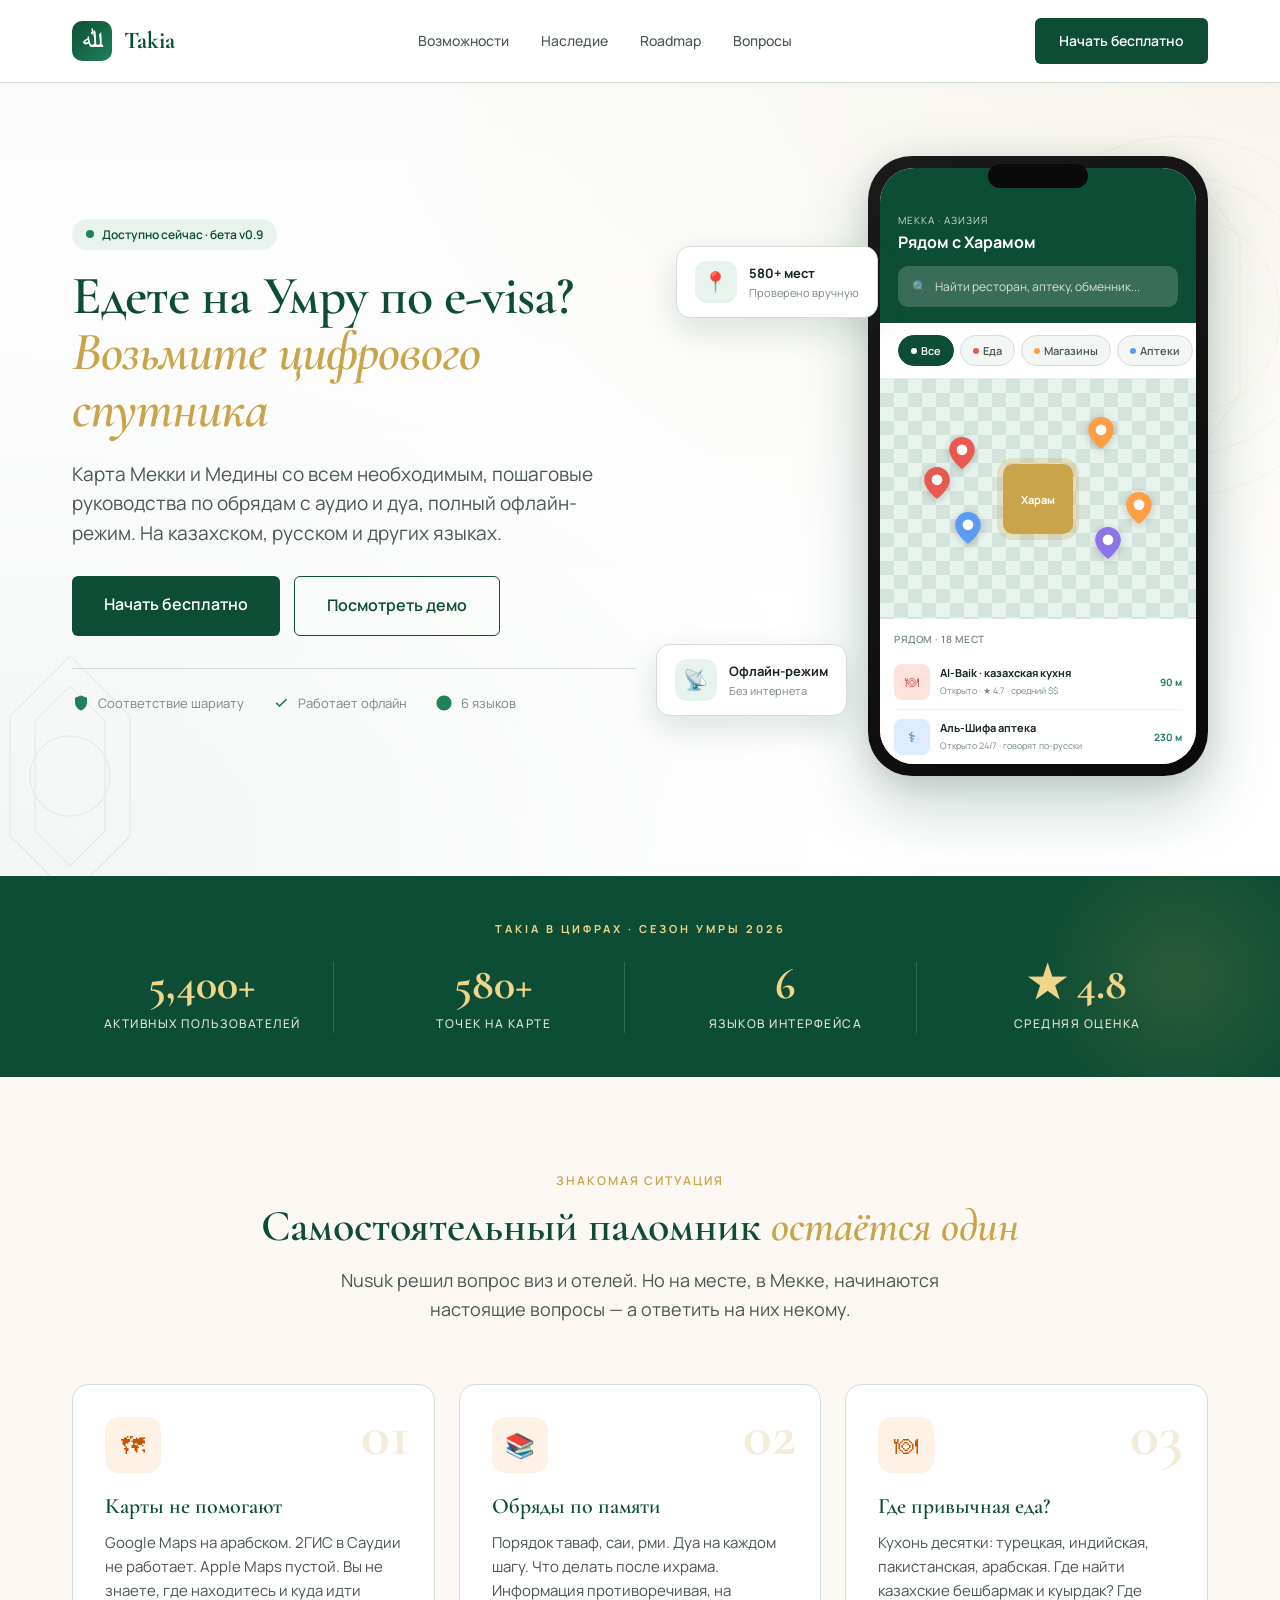
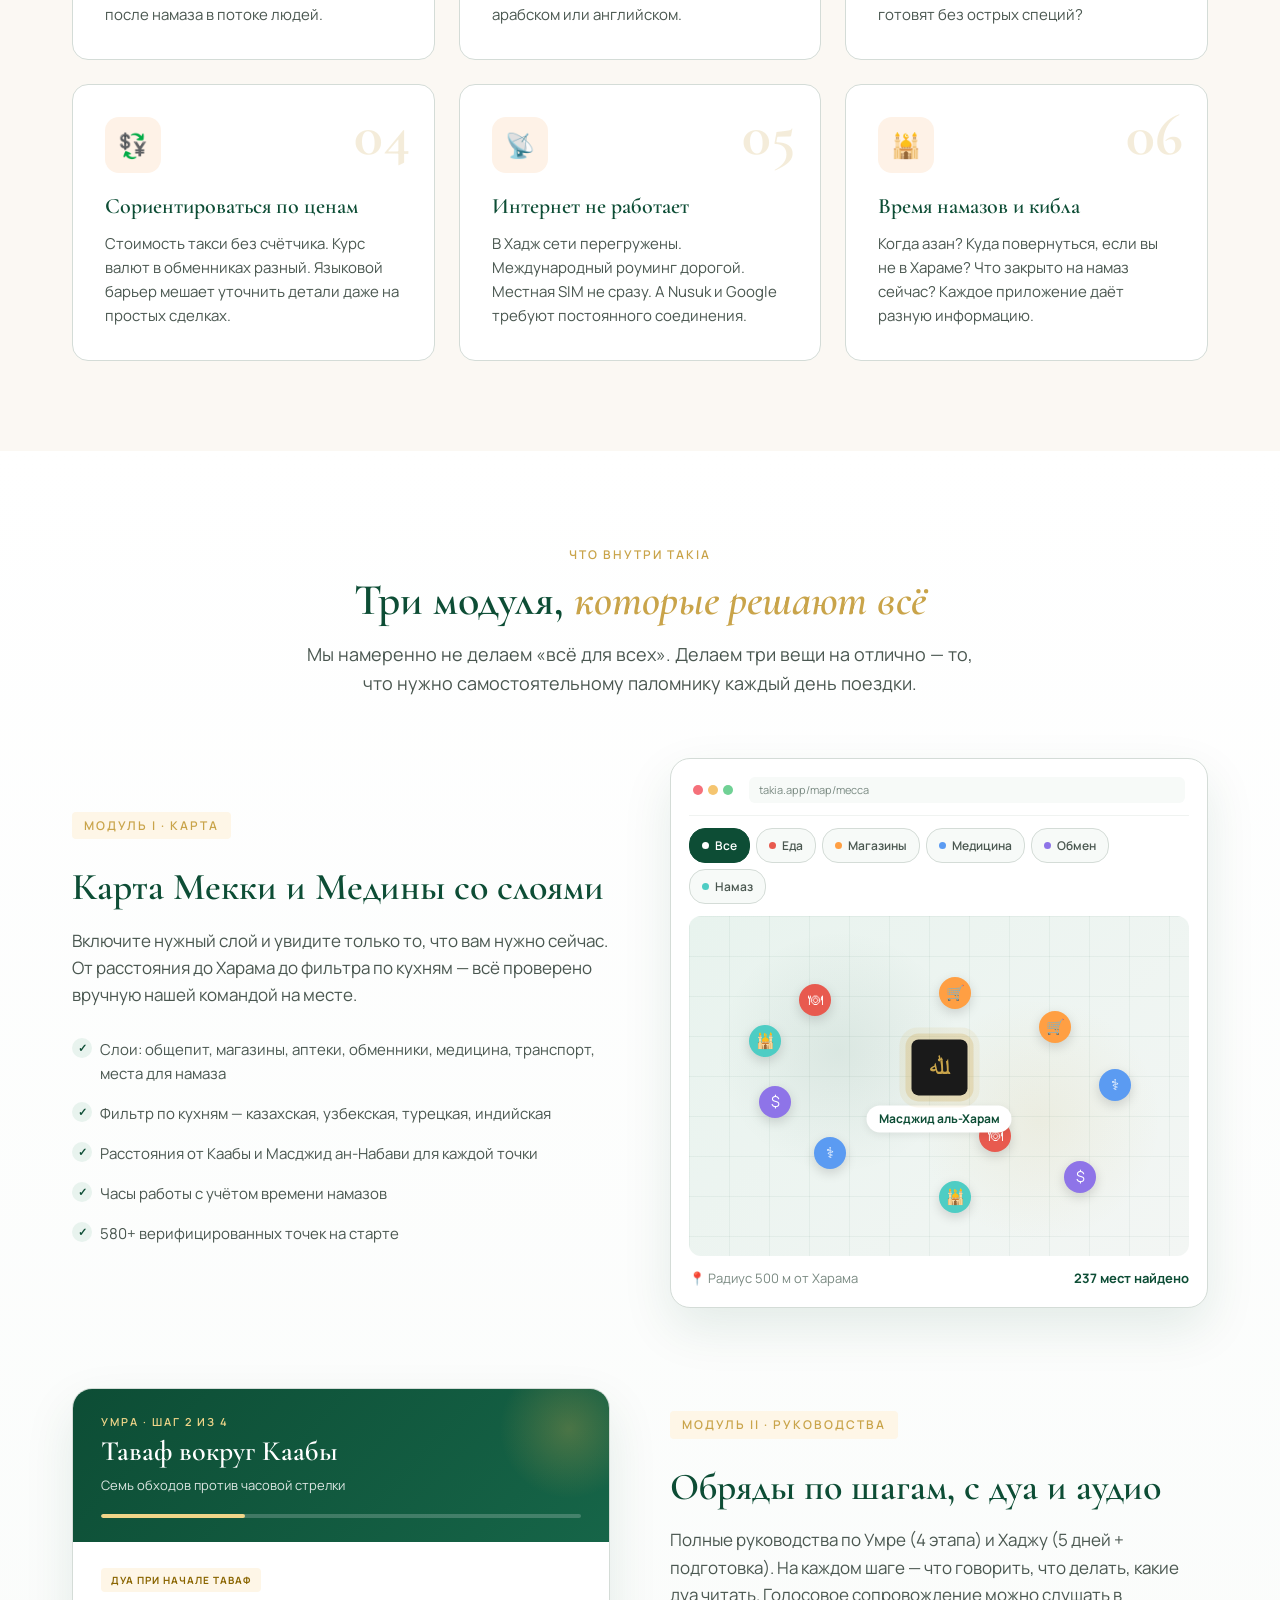
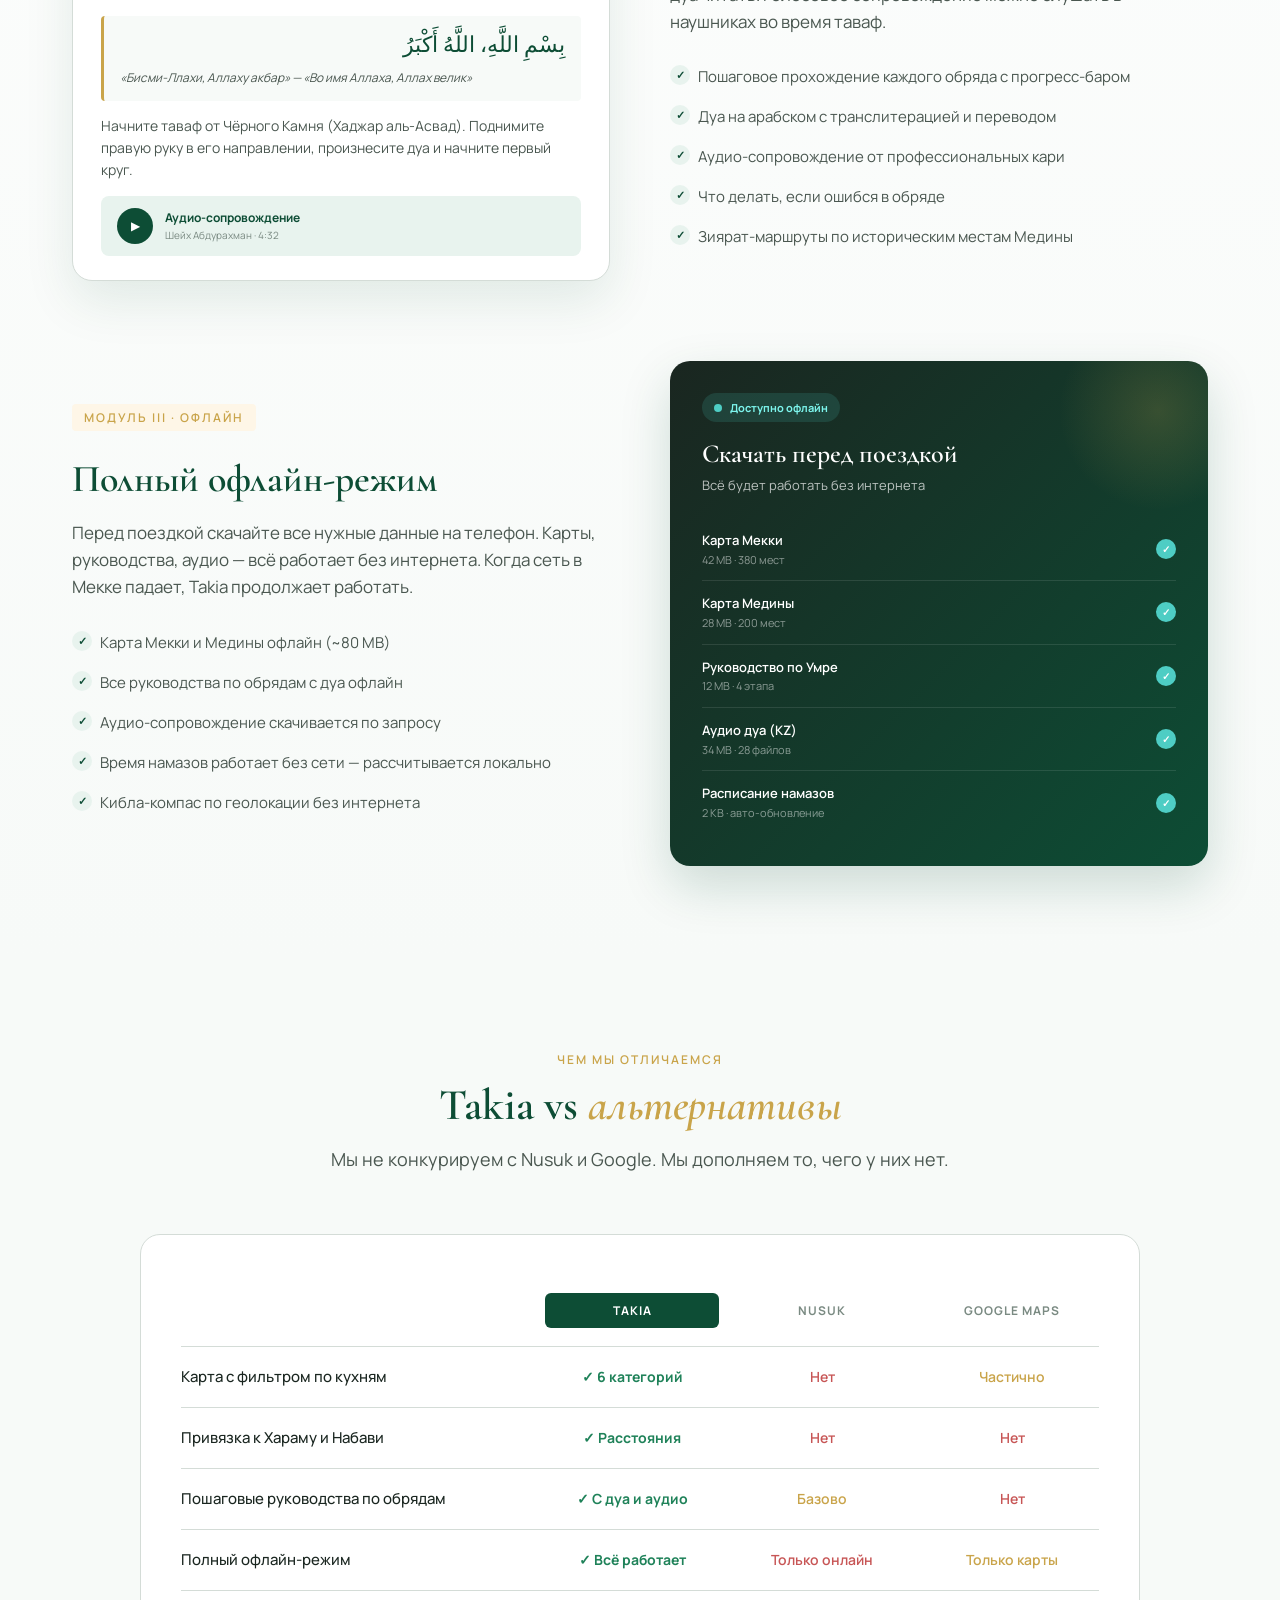
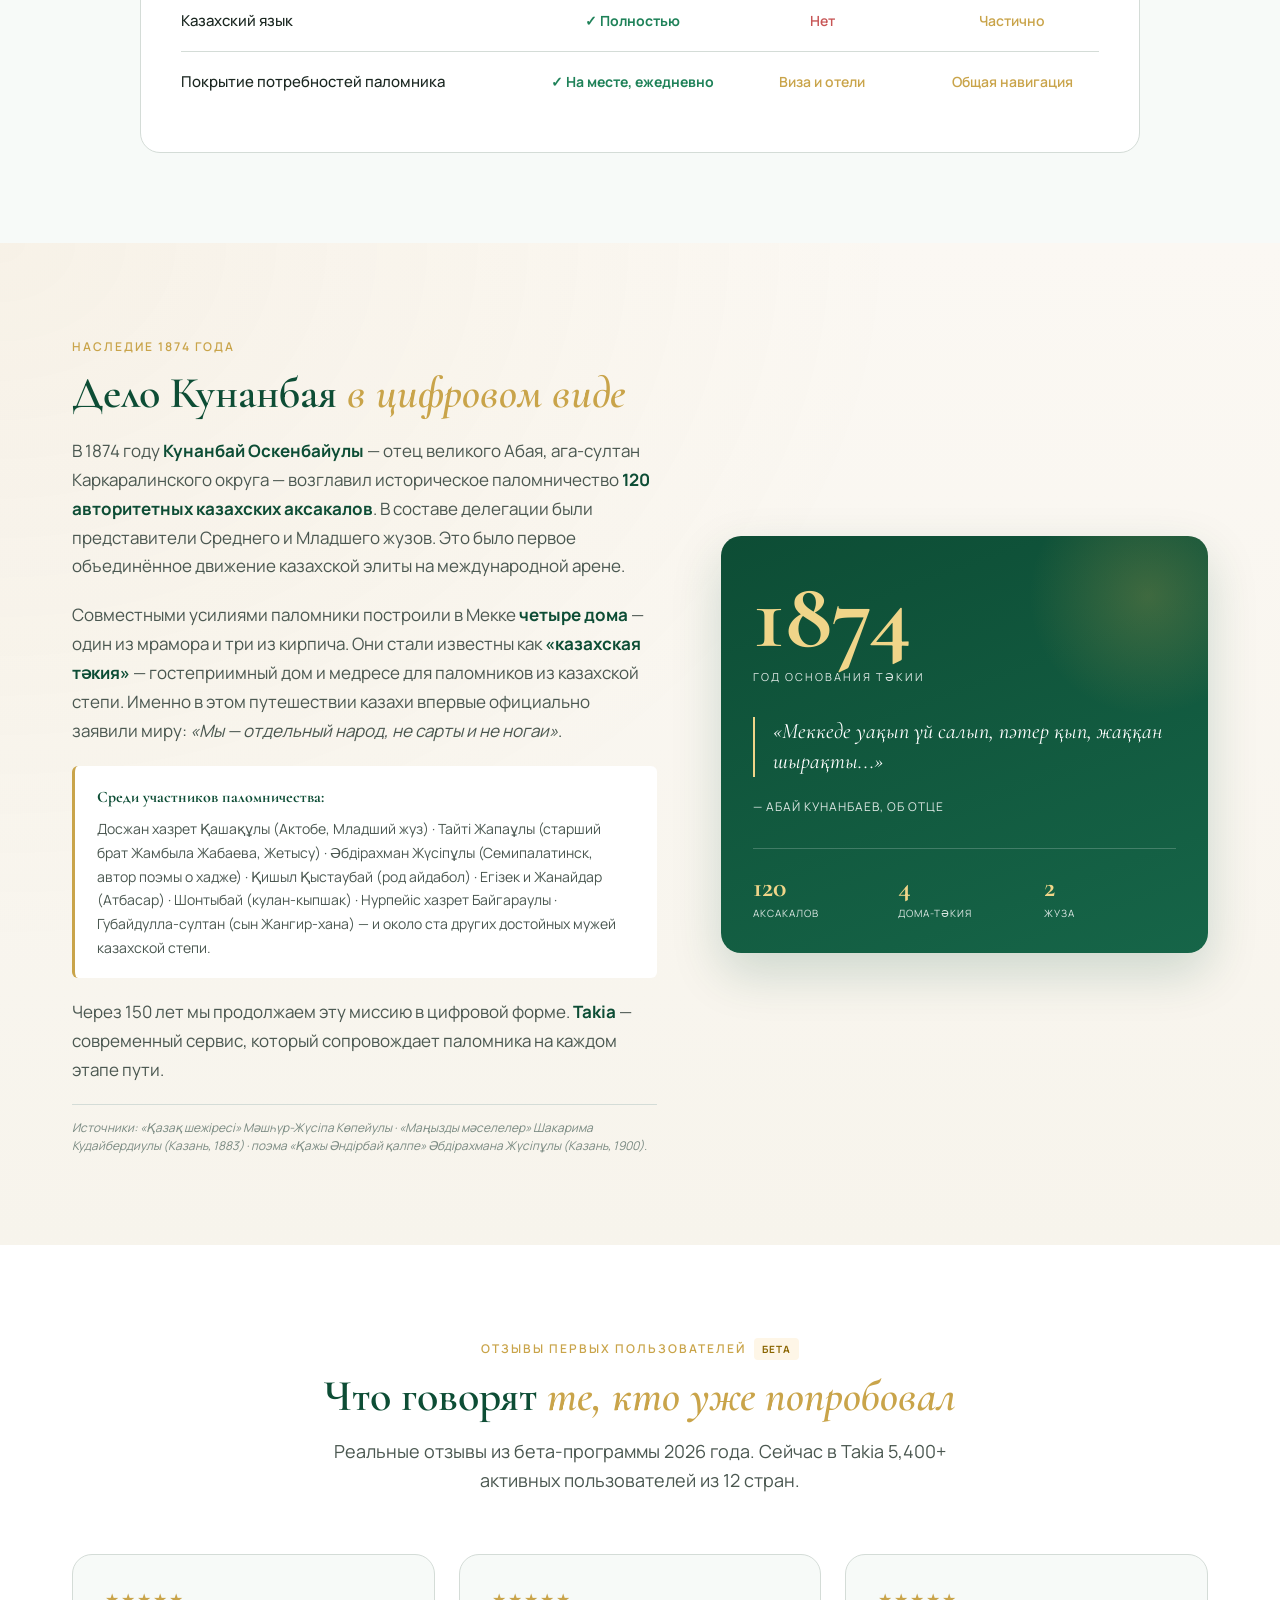
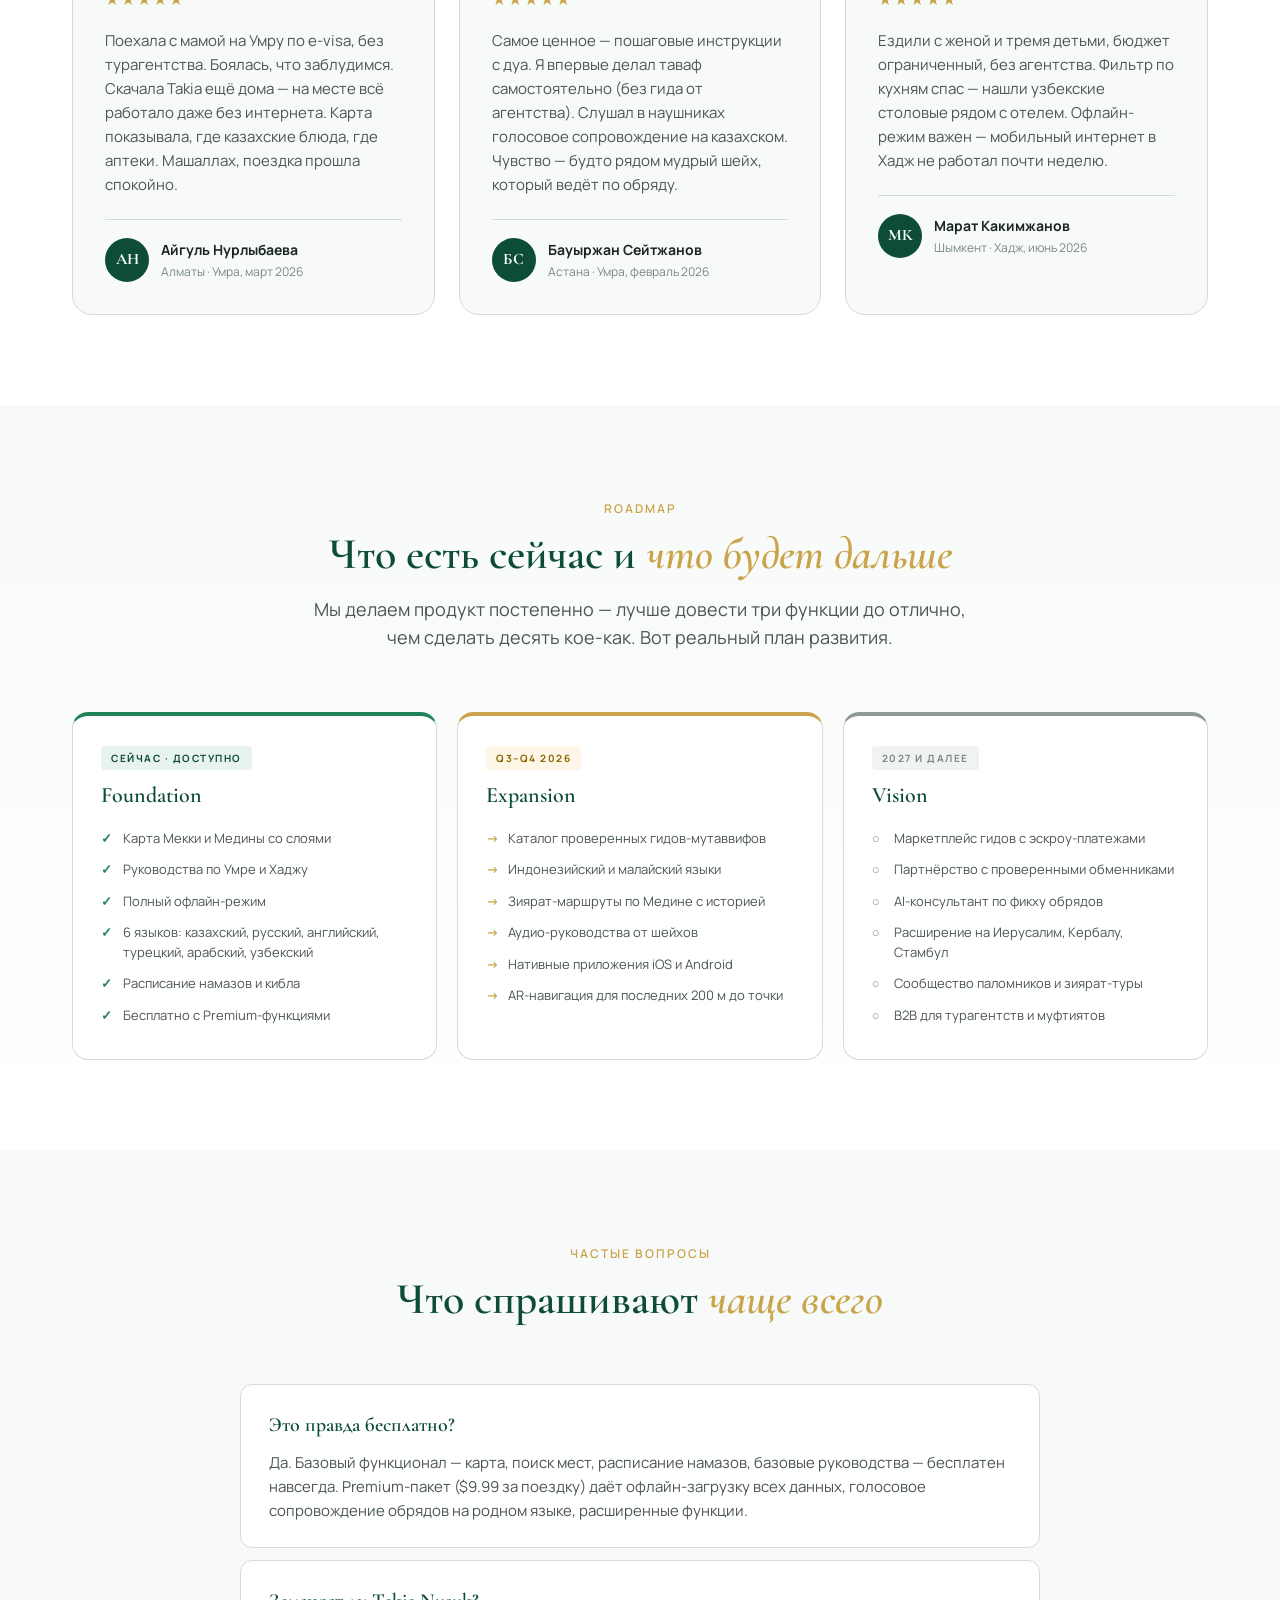
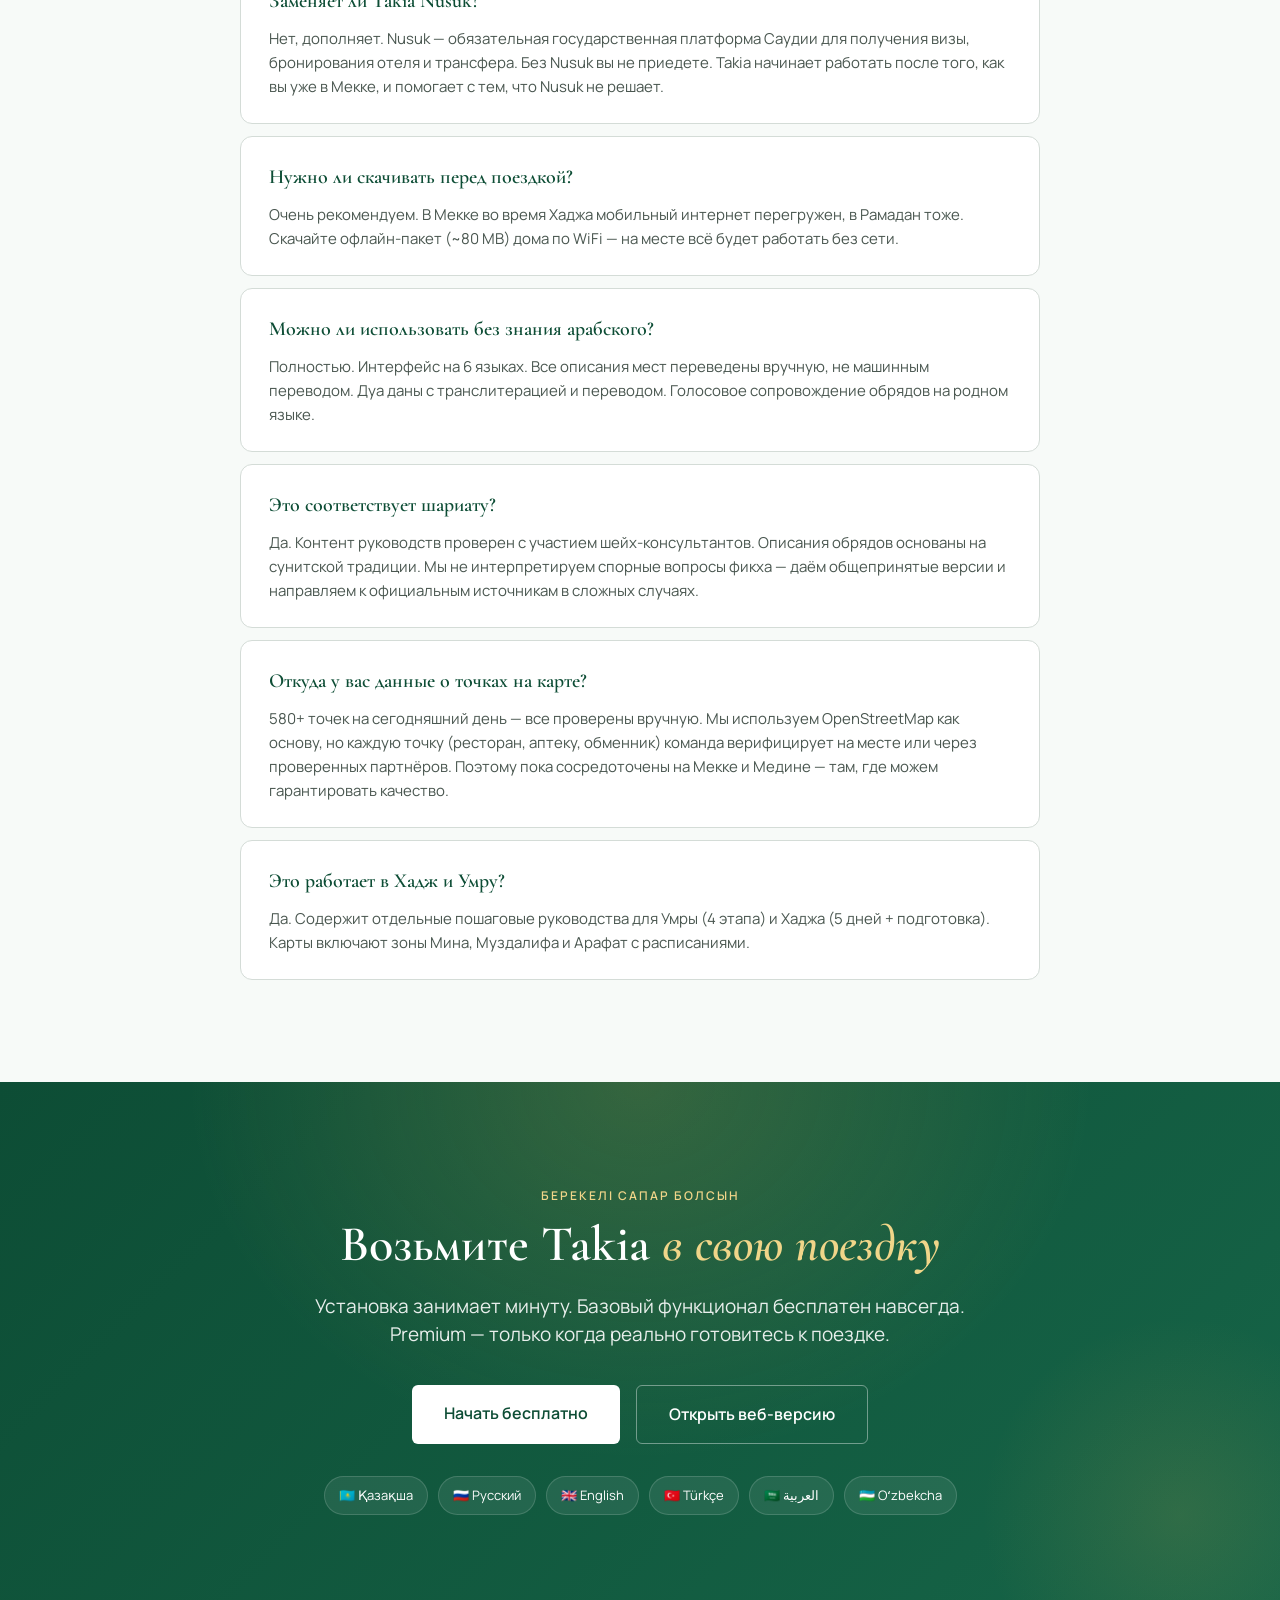
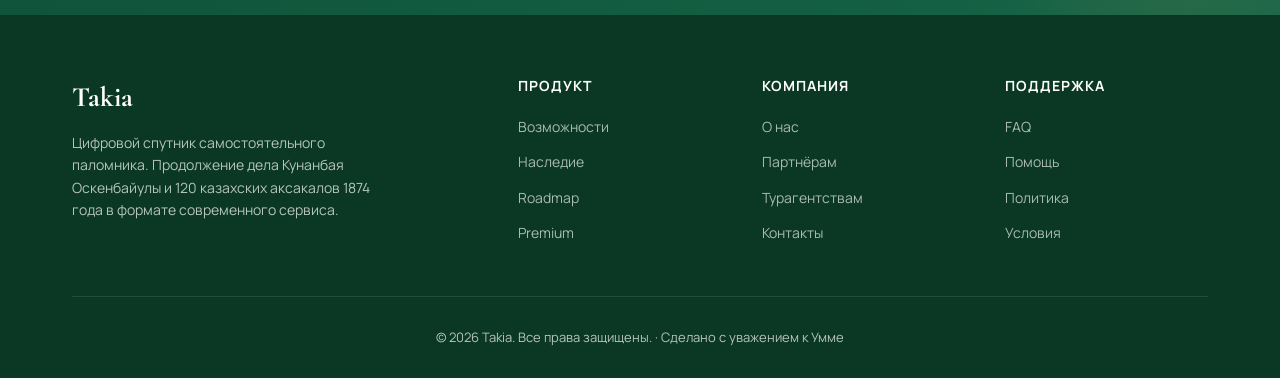
<file: index1.html>
<!DOCTYPE html>
<html lang="ru">
<head>
<meta charset="UTF-8">
<meta name="viewport" content="width=device-width, initial-scale=1.0">
<title>Takia — Цифровой спутник самостоятельного паломника</title>
<link href="https://fonts.googleapis.com/css2?family=Cormorant+Garamond:wght@500;600;700&family=Manrope:wght@300;400;500;600;700;800&display=swap" rel="stylesheet">
<style>
  * { box-sizing: border-box; margin: 0; padding: 0; }
  html, body { overflow-x: hidden; max-width: 100%; }
  html { scroll-behavior: smooth; scroll-padding-top: 80px; }
  :root {
    --green-deep: #0d4d35;
    --green-mid: #166548;
    --green-light: #1f8259;
    --green-bg: #e8f3ee;
    --gold: #c9a44a;
    --gold-light: #f0d589;
    --gold-bg: #fef6e7;
    --ink: #1a2620;
    --ink-soft: #4a5750;
    --ink-mute: #7a8a82;
    --line: #d4dcd7;
    --bg-soft: #f7faf8;
    --white: #ffffff;
  }
  body {
    font-family: 'Manrope', sans-serif;
    color: var(--ink);
    background: var(--white);
    line-height: 1.6;
    font-size: 16px;
    padding-top: 76px;
  }
  .container { max-width: 1200px; margin: 0 auto; padding: 0 32px; }
  .label-tag {
    display: inline-block;
    font-size: 12px;
    text-transform: uppercase;
    letter-spacing: 2px;
    font-weight: 600;
    color: var(--gold);
    margin-bottom: 12px;
  }
  nav {
    position: fixed;
    top: 0; left: 0; right: 0;
    width: 100%;
    z-index: 1000;
    background: rgba(255,255,255,0.95);
    -webkit-backdrop-filter: blur(12px);
    backdrop-filter: blur(12px);
    border-bottom: 1px solid var(--line);
    box-shadow: 0 1px 8px rgba(13,77,53,0.04);
  }
  .nav-inner {
    max-width: 1200px;
    margin: 0 auto;
    padding: 18px 32px;
    display: flex;
    justify-content: space-between;
    align-items: center;
  }
  .logo {
    display: flex;
    align-items: center;
    gap: 12px;
    font-family: 'Cormorant Garamond', serif;
    font-size: 24px;
    font-weight: 700;
    color: var(--green-deep);
    text-decoration: none;
  }
  .logo-mark {
    width: 40px; height: 40px;
    background: linear-gradient(135deg, var(--green-deep), var(--green-light));
    border-radius: 10px;
    display: flex; align-items: center; justify-content: center;
    color: white; font-size: 20px; font-weight: 700;
  }
  .nav-links { display: flex; gap: 32px; list-style: none; }
  .nav-links a { color: var(--ink-soft); text-decoration: none; font-size: 14px; font-weight: 500; }
  .nav-links a:hover { color: var(--green-deep); }
  .btn {
    display: inline-block;
    padding: 12px 24px;
    border-radius: 6px;
    font-weight: 600;
    text-decoration: none;
    transition: all 0.2s;
    font-size: 14px;
    cursor: pointer;
    border: none;
  }
  .btn-primary { background: var(--green-deep); color: white; }
  .btn-primary:hover { background: var(--green-light); transform: translateY(-1px); }
  .btn-outline { background: transparent; color: var(--green-deep); border: 1.5px solid var(--green-deep); }
  .btn-outline:hover { background: var(--green-deep); color: white; }

  /* HERO */
  .hero {
    position: relative;
    padding: 80px 0 100px;
    background:
      radial-gradient(ellipse at top right, rgba(201,164,74,0.08) 0%, transparent 50%),
      radial-gradient(ellipse at bottom left, rgba(13,77,53,0.05) 0%, transparent 50%),
      linear-gradient(180deg, #fbfcfb 0%, #ffffff 100%);
    overflow: hidden;
  }
  .hero-ornament { position: absolute; opacity: 0.06; pointer-events: none; }
  .hero-ornament-1 { top: 40px; right: -100px; width: 400px; height: 400px; }
  .hero-ornament-2 { bottom: -50px; left: -80px; width: 300px; height: 300px; }
  .hero-inner {
    display: grid;
    grid-template-columns: minmax(0, 1.1fr) minmax(0, 1fr);
    gap: 60px;
    align-items: center;
    position: relative;
    z-index: 2;
  }
  .pre-badge {
    display: inline-flex;
    align-items: center;
    gap: 8px;
    background: var(--green-bg);
    color: var(--green-deep);
    padding: 6px 14px;
    border-radius: 20px;
    font-size: 12px;
    font-weight: 600;
    margin-bottom: 18px;
  }
  .pre-badge .dot {
    width: 8px; height: 8px;
    background: var(--green-light);
    border-radius: 50%;
    animation: pulse 2s infinite;
  }
  @keyframes pulse { 0%,100%{opacity:1} 50%{opacity:0.4} }
  .hero h1 {
    font-family: 'Cormorant Garamond', serif;
    font-size: 54px;
    line-height: 1.05;
    font-weight: 600;
    color: var(--green-deep);
    margin-bottom: 22px;
    letter-spacing: -1px;
  }
  .hero h1 .accent { color: var(--gold); font-style: italic; }
  .hero .lead {
    font-size: 19px;
    color: var(--ink-soft);
    margin-bottom: 28px;
    line-height: 1.55;
    max-width: 560px;
  }
  .hero-cta { display: flex; gap: 14px; margin-bottom: 32px; }
  .hero-trust {
    display: flex;
    gap: 28px;
    align-items: center;
    padding-top: 24px;
    border-top: 1px solid var(--line);
  }
  .trust-item {
    display: flex;
    align-items: center;
    gap: 8px;
    font-size: 13px;
    color: var(--ink-mute);
  }
  .trust-icon { width: 18px; height: 18px; color: var(--green-light); }

  /* PHONE */
  .hero-visual { position: relative; height: 620px; max-width: 100%; }
  .phone {
    position: absolute;
    width: 340px; height: 620px;
    background: linear-gradient(145deg, #1a1a1a, #0a0a0a);
    border-radius: 44px;
    padding: 12px;
    box-shadow: 0 30px 70px rgba(13,77,53,0.22), 0 8px 30px rgba(0,0,0,0.12);
    top: 0; right: 0;
  }
  .phone-screen {
    width: 100%; height: 100%;
    background: #f3f6f4;
    border-radius: 34px;
    overflow: hidden;
    position: relative;
  }
  .notch {
    position: absolute;
    top: 8px;
    left: 50%;
    transform: translateX(-50%);
    width: 100px; height: 24px;
    background: #0a0a0a;
    border-radius: 14px;
    z-index: 5;
  }
  .phone-header {
    background: var(--green-deep);
    padding: 44px 18px 16px;
    color: white;
  }
  .phone-loc { font-size: 10px; opacity: 0.8; text-transform: uppercase; letter-spacing: 1px; margin-bottom: 2px; }
  .phone-title { font-size: 16px; font-weight: 700; margin-bottom: 10px; }
  .phone-search {
    background: rgba(255,255,255,0.18);
    padding: 11px 14px;
    border-radius: 10px;
    font-size: 12px;
    display: flex;
    align-items: center;
    gap: 8px;
  }
  .phone-filters {
    display: flex;
    gap: 6px;
    overflow-x: auto;
    padding: 12px 18px;
    background: white;
    border-bottom: 1px solid #e8ede9;
  }
  .ph-filter {
    flex-shrink: 0;
    padding: 6px 12px;
    border-radius: 16px;
    font-size: 11px;
    font-weight: 600;
    background: #f3f6f4;
    color: var(--ink-soft);
    border: 1px solid var(--line);
    display: flex;
    align-items: center;
    gap: 4px;
  }
  .ph-filter.active { background: var(--green-deep); color: white; border-color: var(--green-deep); }
  .ph-filter .dot-mini { width: 6px; height: 6px; border-radius: 50%; }
  .phone-map {
    height: 240px;
    background:
      linear-gradient(45deg, #d4e3dc 25%, transparent 25%),
      linear-gradient(-45deg, #d4e3dc 25%, transparent 25%),
      linear-gradient(45deg, transparent 75%, #d4e3dc 75%),
      linear-gradient(-45deg, transparent 75%, #d4e3dc 75%);
    background-size: 28px 28px;
    background-color: #e8f3ee;
    background-position: 0 0, 0 14px, 14px -14px, -14px 0;
    position: relative;
    overflow: hidden;
  }
  .map-haram-mini {
    position: absolute;
    top: 50%; left: 50%;
    transform: translate(-50%, -50%);
    width: 70px; height: 70px;
    background: var(--gold);
    border-radius: 10px;
    display: flex; align-items: center; justify-content: center;
    color: white; font-size: 11px; font-weight: 700;
    box-shadow: 0 0 0 6px rgba(201,164,74,0.25);
  }
  .map-pin-svg {
    position: absolute;
    width: 26px; height: 32px;
    transform: translate(-50%, -100%);
    filter: drop-shadow(0 2px 4px rgba(0,0,0,0.2));
  }
  .pin1 { top: 90px; left: 26%; }
  .pin2 { top: 70px; left: 70%; }
  .pin3 { top: 165px; left: 28%; }
  .pin4 { top: 180px; left: 72%; }
  .pin5 { top: 120px; left: 18%; }
  .pin6 { top: 145px; left: 82%; }
  .phone-list { padding: 12px 14px; background: white; }
  .ph-list-title {
    font-size: 10px;
    color: var(--ink-mute);
    text-transform: uppercase;
    letter-spacing: 0.5px;
    margin-bottom: 8px;
    font-weight: 600;
  }
  .ph-list-item {
    display: flex;
    gap: 10px;
    padding: 9px 0;
    border-bottom: 1px solid #f0f3f1;
  }
  .ph-list-item:last-child { border-bottom: none; }
  .ph-list-icon {
    width: 36px; height: 36px;
    border-radius: 8px;
    display: flex; align-items: center; justify-content: center;
    font-size: 14px;
    flex-shrink: 0;
  }
  .ph-list-text { flex: 1; min-width: 0; }
  .ph-list-name { font-size: 11px; font-weight: 700; color: var(--ink); margin-bottom: 2px; }
  .ph-list-meta { font-size: 9px; color: var(--ink-mute); }
  .ph-list-dist {
    font-size: 10px; color: var(--green-light); font-weight: 700;
    text-align: right; align-self: center;
  }

  /* Floating badges */
  .float-badge {
    position: absolute;
    background: white;
    border: 1px solid var(--line);
    border-radius: 14px;
    padding: 14px 18px;
    box-shadow: 0 12px 32px rgba(13,77,53,0.14);
    display: flex;
    align-items: center;
    gap: 12px;
  }
  .badge-1 { top: 90px; left: -20px; }
  .badge-2 { bottom: 60px; left: -40px; }
  .badge-icon {
    width: 42px; height: 42px;
    background: var(--green-bg);
    border-radius: 12px;
    display: flex; align-items: center; justify-content: center;
    color: var(--green-deep);
    font-size: 20px;
  }
  .badge-text-title { font-size: 13px; font-weight: 700; color: var(--ink); }
  .badge-text-sub { font-size: 11px; color: var(--ink-mute); }

  /* STATS */
  .stats {
    background: var(--green-deep);
    color: white;
    padding: 44px 0;
    position: relative;
    overflow: hidden;
  }
  .stats::before {
    content: "";
    position: absolute;
    top: -50px; right: -50px;
    width: 300px; height: 300px;
    background: radial-gradient(circle, rgba(201,164,74,0.15) 0%, transparent 70%);
    border-radius: 50%;
  }
  .stats-eyebrow {
    text-align: center;
    color: var(--gold-light);
    font-size: 11px;
    text-transform: uppercase;
    letter-spacing: 3px;
    font-weight: 700;
    margin-bottom: 24px;
    position: relative;
    z-index: 2;
  }
  .stats-grid {
    display: grid;
    grid-template-columns: repeat(4, 1fr);
    gap: 30px;
    position: relative;
    z-index: 2;
  }
  .stat-item {
    text-align: center;
    border-right: 1px solid rgba(255,255,255,0.15);
    padding: 0 20px;
  }
  .stat-item:last-child { border-right: none; }
  .stat-num {
    font-family: 'Cormorant Garamond', serif;
    font-size: 44px;
    font-weight: 700;
    color: var(--gold-light);
    line-height: 1;
    margin-bottom: 8px;
  }
  .stat-label {
    font-size: 12px;
    text-transform: uppercase;
    letter-spacing: 1.5px;
    opacity: 0.85;
    font-weight: 500;
  }

  section { padding: 90px 0; }
  .section-header { text-align: center; margin-bottom: 60px; }
  .section-header h2 {
    font-family: 'Cormorant Garamond', serif;
    font-size: 44px;
    font-weight: 600;
    color: var(--green-deep);
    line-height: 1.1;
    margin-bottom: 16px;
  }
  .section-header h2 .accent { color: var(--gold); font-style: italic; }
  .section-header .lead {
    font-size: 18px;
    color: var(--ink-soft);
    max-width: 680px;
    margin: 0 auto;
  }

  /* PAIN */
  .pain { background: #fbf8f3; }
  .pain-grid { display: grid; grid-template-columns: repeat(3, 1fr); gap: 24px; }
  .pain-card {
    background: white;
    border-radius: 16px;
    padding: 32px;
    border: 1px solid var(--line);
    position: relative;
    transition: transform 0.3s, box-shadow 0.3s;
  }
  .pain-card:hover { transform: translateY(-4px); box-shadow: 0 20px 40px rgba(0,0,0,0.06); }
  .pain-num {
    position: absolute;
    top: 20px; right: 24px;
    font-family: 'Cormorant Garamond', serif;
    font-size: 60px;
    font-weight: 700;
    color: var(--gold);
    opacity: 0.2;
    line-height: 1;
  }
  .pain-icon {
    width: 56px; height: 56px;
    background: #fef2e7;
    border-radius: 14px;
    display: flex; align-items: center; justify-content: center;
    color: #c75500;
    font-size: 24px;
    margin-bottom: 20px;
  }
  .pain-card h3 {
    font-family: 'Cormorant Garamond', serif;
    font-size: 22px;
    font-weight: 600;
    color: var(--green-deep);
    margin-bottom: 12px;
    line-height: 1.2;
  }
  .pain-card p { color: var(--ink-soft); font-size: 15px; line-height: 1.6; }

  /* MODULES */
  .modules { background: linear-gradient(180deg, white 0%, var(--bg-soft) 100%); }
  .module-block {
    display: grid;
    grid-template-columns: minmax(0, 1fr) minmax(0, 1fr);
    gap: 60px;
    align-items: center;
    margin-bottom: 80px;
  }
  .module-block:last-child { margin-bottom: 0; }
  .module-block.reverse { direction: rtl; }
  .module-block.reverse > * { direction: ltr; }
  .module-info .label-tag {
    background: var(--gold-bg);
    padding: 4px 12px;
    border-radius: 4px;
  }
  .module-info h3 {
    font-family: 'Cormorant Garamond', serif;
    font-size: 38px;
    font-weight: 600;
    color: var(--green-deep);
    line-height: 1.1;
    margin: 16px 0 18px;
  }
  .module-info .desc {
    font-size: 17px;
    color: var(--ink-soft);
    line-height: 1.6;
    margin-bottom: 22px;
  }
  .module-info ul { list-style: none; }
  .module-info ul li {
    padding: 8px 0 8px 28px;
    position: relative;
    font-size: 15px;
    color: var(--ink-soft);
  }
  .module-info ul li::before {
    content: "✓";
    position: absolute;
    left: 0; top: 8px;
    width: 20px; height: 20px;
    background: var(--green-bg);
    color: var(--green-deep);
    border-radius: 50%;
    display: flex; align-items: center; justify-content: center;
    font-weight: 700;
    font-size: 11px;
  }

  /* MOCKUP MAP */
  .mockup-card {
    background: white;
    border-radius: 20px;
    padding: 18px;
    border: 1px solid var(--line);
    box-shadow: 0 20px 50px rgba(13,77,53,0.1);
    max-width: 100%;
  }
  .mockup-toolbar {
    display: flex; align-items: center; gap: 8px;
    padding: 0 4px 12px;
    border-bottom: 1px solid #f0f3f1;
  }
  .toolbar-dots { display: flex; gap: 5px; }
  .toolbar-dots span { width: 10px; height: 10px; border-radius: 50%; background: #f0f3f1; }
  .toolbar-dots span:first-child { background: #f5707a; }
  .toolbar-dots span:nth-child(2) { background: #f5c570; }
  .toolbar-dots span:nth-child(3) { background: #70d195; }
  .toolbar-url {
    flex: 1;
    background: var(--bg-soft);
    border-radius: 6px;
    padding: 4px 10px;
    font-size: 11px;
    color: var(--ink-mute);
    margin-left: 8px;
  }
  .mockup-filters {
    display: flex;
    gap: 6px;
    flex-wrap: wrap;
    padding: 12px 0;
  }
  .mfilter {
    padding: 7px 12px;
    border-radius: 16px;
    font-size: 12px;
    font-weight: 600;
    background: var(--bg-soft);
    color: var(--ink-soft);
    border: 1px solid var(--line);
    display: flex;
    align-items: center;
    gap: 6px;
  }
  .mfilter.active { background: var(--green-deep); color: white; border-color: var(--green-deep); }
  .mfilter .d { width: 7px; height: 7px; border-radius: 50%; }
  .d-food { background: #e85a4f; }
  .d-shop { background: #ff9f43; }
  .d-med { background: #5b9bf2; }
  .d-money { background: #8e74e8; }
  .d-pray { background: #4ecdc4; }
  .mockup-map {
    height: 340px;
    background:
      radial-gradient(circle at 30% 40%, rgba(13,77,53,0.08) 0%, transparent 30%),
      radial-gradient(circle at 70% 60%, rgba(201,164,74,0.1) 0%, transparent 30%),
      linear-gradient(135deg, #e8f3ee 0%, #f3f6f4 100%);
    border-radius: 12px;
    position: relative;
    overflow: hidden;
  }
  .mockup-map::before {
    content: "";
    position: absolute;
    inset: 0;
    background-image:
      linear-gradient(rgba(13,77,53,0.05) 1px, transparent 1px),
      linear-gradient(90deg, rgba(13,77,53,0.05) 1px, transparent 1px);
    background-size: 40px 40px;
  }
  .map-center {
    position: absolute;
    top: 50%; left: 50%;
    transform: translate(-50%, -50%);
    text-align: center;
    z-index: 3;
  }
  .kaaba {
    width: 56px; height: 56px;
    background: #1a1a1a;
    border-radius: 7px;
    margin: 0 auto 10px;
    position: relative;
    box-shadow: 0 0 0 6px rgba(201,164,74,0.25), 0 0 0 12px rgba(201,164,74,0.1);
  }
  .kaaba::after {
    content: "ﷲ";
    position: absolute;
    top: 50%; left: 50%;
    transform: translate(-50%, -50%);
    color: var(--gold);
    font-size: 20px;
    font-weight: 600;
  }
  .kaaba-lbl {
    background: white;
    padding: 4px 12px;
    border-radius: 20px;
    font-size: 12px;
    font-weight: 700;
    color: var(--green-deep);
    display: inline-block;
    box-shadow: 0 2px 8px rgba(0,0,0,0.08);
  }
  .mmark {
    position: absolute;
    width: 32px; height: 32px;
    border-radius: 50%;
    display: flex; align-items: center; justify-content: center;
    color: white;
    font-size: 15px;
    box-shadow: 0 4px 12px rgba(0,0,0,0.15);
    cursor: pointer;
    transition: transform 0.2s;
    z-index: 2;
  }
  .mmark:hover { transform: scale(1.2); z-index: 4; }
  .m-food { background: #e85a4f; }
  .m-shop { background: #ff9f43; }
  .m-med { background: #5b9bf2; }
  .m-money { background: #8e74e8; }
  .m-pray { background: #4ecdc4; }
  .mk1 { top: 20%; left: 22%; }
  .mk2 { top: 28%; left: 70%; }
  .mk3 { top: 65%; left: 25%; }
  .mk4 { top: 72%; left: 75%; }
  .mk5 { top: 32%; left: 12%; }
  .mk6 { top: 60%; left: 58%; }
  .mk7 { top: 18%; left: 50%; }
  .mk8 { top: 78%; left: 50%; }
  .mk9 { top: 50%; left: 14%; }
  .mk10 { top: 45%; left: 82%; }
  .mockup-result-bar {
    margin-top: 12px;
    display: flex;
    justify-content: space-between;
    font-size: 13px;
    color: var(--ink-mute);
  }
  .mockup-result-bar .count { color: var(--green-deep); font-weight: 700; }

  /* GUIDE MOCKUP */
  .guide-mockup {
    background: white;
    border-radius: 20px;
    padding: 0;
    border: 1px solid var(--line);
    box-shadow: 0 20px 50px rgba(13,77,53,0.1);
    overflow: hidden;
  }
  .guide-header {
    background: linear-gradient(135deg, var(--green-deep), var(--green-mid));
    color: white;
    padding: 24px 28px;
    position: relative;
    overflow: hidden;
  }
  .guide-header::before {
    content: "";
    position: absolute;
    top: -30px; right: -30px;
    width: 140px; height: 140px;
    background: radial-gradient(circle, rgba(201,164,74,0.3) 0%, transparent 70%);
    border-radius: 50%;
  }
  .guide-progress {
    font-size: 11px;
    text-transform: uppercase;
    letter-spacing: 2px;
    color: var(--gold-light);
    font-weight: 600;
    margin-bottom: 6px;
    position: relative;
  }
  .guide-step-title {
    font-family: 'Cormorant Garamond', serif;
    font-size: 28px;
    font-weight: 600;
    line-height: 1.1;
    margin-bottom: 8px;
    position: relative;
  }
  .guide-step-sub { font-size: 13px; opacity: 0.85; position: relative; }
  .guide-progress-bar {
    margin-top: 18px;
    height: 4px;
    background: rgba(255,255,255,0.2);
    border-radius: 2px;
    position: relative;
    overflow: hidden;
  }
  .guide-progress-bar::after {
    content: "";
    position: absolute;
    left: 0; top: 0; bottom: 0;
    width: 30%;
    background: var(--gold-light);
    border-radius: 2px;
  }
  .guide-body { padding: 24px 28px; }
  .guide-section-tag {
    display: inline-block;
    background: var(--gold-bg);
    color: #8a6500;
    padding: 4px 10px;
    border-radius: 4px;
    font-size: 10px;
    font-weight: 700;
    text-transform: uppercase;
    letter-spacing: 1px;
    margin-bottom: 10px;
  }
  .guide-dua {
    background: var(--bg-soft);
    border-left: 3px solid var(--gold);
    padding: 14px 16px;
    margin: 14px 0;
    border-radius: 4px;
  }
  .guide-dua-ar {
    font-family: 'Cormorant Garamond', serif;
    font-size: 22px;
    color: var(--green-deep);
    text-align: right;
    direction: rtl;
    margin-bottom: 8px;
    line-height: 1.4;
  }
  .guide-dua-tr {
    font-size: 12px;
    color: var(--ink-soft);
    font-style: italic;
    line-height: 1.5;
  }
  .guide-body p { font-size: 14px; color: var(--ink-soft); line-height: 1.6; margin-bottom: 10px; }
  .guide-audio {
    display: flex;
    align-items: center;
    gap: 12px;
    background: var(--green-bg);
    padding: 12px 16px;
    border-radius: 8px;
    margin-top: 14px;
  }
  .audio-play {
    width: 36px; height: 36px;
    background: var(--green-deep);
    color: white;
    border-radius: 50%;
    display: flex; align-items: center; justify-content: center;
    font-size: 12px;
  }
  .audio-info { flex: 1; }
  .audio-title { font-size: 12px; font-weight: 700; color: var(--green-deep); }
  .audio-meta { font-size: 10px; color: var(--ink-mute); }

  /* OFFLINE MOCKUP */
  .offline-mockup {
    background: linear-gradient(135deg, #1a2620 0%, #0d4d35 100%);
    color: white;
    border-radius: 20px;
    padding: 32px;
    position: relative;
    overflow: hidden;
    box-shadow: 0 20px 50px rgba(13,77,53,0.18);
  }
  .offline-mockup::before {
    content: "";
    position: absolute;
    top: -50px; right: -50px;
    width: 200px; height: 200px;
    background: radial-gradient(circle, rgba(201,164,74,0.2) 0%, transparent 70%);
    border-radius: 50%;
  }
  .offline-status {
    display: inline-flex;
    align-items: center;
    gap: 8px;
    background: rgba(78,205,196,0.15);
    color: #7df5ed;
    padding: 6px 12px;
    border-radius: 20px;
    font-size: 11px;
    font-weight: 700;
    margin-bottom: 18px;
    position: relative;
  }
  .offline-status .od {
    width: 8px; height: 8px;
    background: #4ecdc4;
    border-radius: 50%;
  }
  .offline-title {
    font-family: 'Cormorant Garamond', serif;
    font-size: 26px;
    font-weight: 600;
    line-height: 1.1;
    margin-bottom: 6px;
    position: relative;
  }
  .offline-sub { font-size: 13px; opacity: 0.7; margin-bottom: 22px; position: relative; }
  .download-list { position: relative; }
  .dl-item {
    display: flex;
    justify-content: space-between;
    align-items: center;
    padding: 12px 0;
    border-bottom: 1px solid rgba(255,255,255,0.1);
  }
  .dl-item:last-child { border-bottom: none; }
  .dl-name { font-size: 13px; font-weight: 600; }
  .dl-size { font-size: 11px; color: rgba(255,255,255,0.5); }
  .dl-status {
    width: 20px; height: 20px;
    border-radius: 50%;
    background: #4ecdc4;
    display: flex; align-items: center; justify-content: center;
    font-size: 10px;
    color: white;
    font-weight: 700;
  }

  /* COMPARE */
  .compare-section { background: var(--bg-soft); }
  .compare {
    background: white;
    border-radius: 20px;
    padding: 40px;
    border: 1px solid var(--line);
    max-width: 1000px;
    margin: 0 auto;
  }
  .compare-row {
    display: grid;
    grid-template-columns: 2fr 1fr 1fr 1fr;
    gap: 16px;
    padding: 18px 0;
    border-bottom: 1px solid var(--line);
    align-items: center;
  }
  .compare-row:last-child { border-bottom: none; }
  .compare-header {
    font-weight: 700;
    color: var(--ink-mute);
    font-size: 12px;
    text-transform: uppercase;
    letter-spacing: 1px;
    text-align: center;
  }
  .compare-header.takia {
    background: var(--green-deep);
    color: white;
    padding: 8px 12px;
    border-radius: 6px;
  }
  .compare-feature { font-size: 15px; color: var(--ink); font-weight: 500; }
  .compare-cell { text-align: center; font-size: 14px; }
  .yes { color: var(--green-light); font-weight: 700; }
  .no { color: #c75555; font-weight: 600; }
  .partial { color: #c9a44a; font-weight: 600; }

  /* HERITAGE */
  .heritage {
    background: radial-gradient(ellipse at top left, rgba(201,164,74,0.07) 0%, transparent 50%), linear-gradient(180deg, #fbf8f3 0%, #f7f4ec 100%);
    position: relative;
    overflow: hidden;
  }
  .heritage-grid {
    display: grid;
    grid-template-columns: minmax(0, 1.2fr) minmax(0, 1fr);
    gap: 64px;
    align-items: center;
  }
  .heritage-text h2 {
    font-family: 'Cormorant Garamond', serif;
    font-size: 44px;
    font-weight: 600;
    color: var(--green-deep);
    line-height: 1.1;
    margin-bottom: 20px;
  }
  .heritage-text h2 .accent { color: var(--gold); font-style: italic; }
  .heritage-text .lead {
    font-size: 17px;
    color: var(--ink-soft);
    line-height: 1.7;
    margin-bottom: 20px;
  }
  .heritage-text .lead strong { color: var(--green-deep); font-weight: 700; }
  .heritage-names {
    background: white;
    border-left: 3px solid var(--gold);
    padding: 18px 22px;
    border-radius: 6px;
    margin-bottom: 20px;
    font-size: 14px;
    color: var(--ink-soft);
    line-height: 1.7;
  }
  .heritage-names strong {
    color: var(--green-deep);
    display: block;
    margin-bottom: 6px;
    font-family: 'Cormorant Garamond', serif;
    font-size: 16px;
  }
  .heritage-sources {
    font-size: 12px;
    color: var(--ink-mute);
    font-style: italic;
    line-height: 1.5;
    border-top: 1px solid var(--line);
    padding-top: 14px;
  }
  .heritage-visual {
    position: relative;
    background: linear-gradient(160deg, var(--green-deep) 0%, var(--green-mid) 100%);
    border-radius: 20px;
    padding: 32px;
    color: white;
    overflow: hidden;
    box-shadow: 0 20px 50px rgba(13,77,53,0.18);
  }
  .heritage-visual::before {
    content: "";
    position: absolute;
    top: -60px; right: -60px;
    width: 240px; height: 240px;
    background: radial-gradient(circle, rgba(201,164,74,0.25) 0%, transparent 70%);
    border-radius: 50%;
  }
  .heritage-year {
    font-family: 'Cormorant Garamond', serif;
    font-size: 96px;
    font-weight: 700;
    line-height: 1;
    color: var(--gold-light);
    margin-bottom: 4px;
    position: relative;
  }
  .heritage-year-label {
    font-size: 11px;
    text-transform: uppercase;
    letter-spacing: 2px;
    opacity: 0.85;
    margin-bottom: 32px;
    position: relative;
  }
  .heritage-quote {
    font-family: 'Cormorant Garamond', serif;
    font-size: 22px;
    line-height: 1.35;
    font-style: italic;
    margin-bottom: 20px;
    position: relative;
    padding-left: 18px;
    border-left: 2px solid var(--gold-light);
  }
  .heritage-quote-author {
    font-size: 12px;
    opacity: 0.85;
    letter-spacing: 1px;
    text-transform: uppercase;
    position: relative;
  }
  .heritage-stats {
    display: grid;
    grid-template-columns: repeat(3, 1fr);
    gap: 14px;
    margin-top: 32px;
    padding-top: 24px;
    border-top: 1px solid rgba(255,255,255,0.2);
    position: relative;
  }
  .h-stat .num {
    font-family: 'Cormorant Garamond', serif;
    font-size: 28px;
    color: var(--gold-light);
    line-height: 1;
    margin-bottom: 4px;
    font-weight: 700;
  }
  .h-stat .lbl {
    font-size: 10px;
    text-transform: uppercase;
    letter-spacing: 1px;
    opacity: 0.85;
  }

  /* TESTIMONIALS */
  .testimonials { background: white; }
  .test-grid { display: grid; grid-template-columns: repeat(3, 1fr); gap: 24px; }
  .test-card {
    background: var(--bg-soft);
    border-radius: 20px;
    padding: 32px;
    position: relative;
    border: 1px solid var(--line);
  }
  .test-rating {
    color: var(--gold);
    font-size: 16px;
    margin-bottom: 16px;
    letter-spacing: 2px;
  }
  .test-text {
    font-size: 15px;
    color: var(--ink-soft);
    line-height: 1.6;
    margin-bottom: 22px;
    position: relative;
    z-index: 2;
  }
  .test-author {
    display: flex;
    align-items: center;
    gap: 12px;
    padding-top: 18px;
    border-top: 1px solid var(--line);
  }
  .test-avatar {
    width: 44px; height: 44px;
    border-radius: 50%;
    background: var(--green-deep);
    color: white;
    display: flex; align-items: center; justify-content: center;
    font-weight: 700;
    font-family: 'Cormorant Garamond', serif;
  }
  .test-name { font-weight: 700; color: var(--ink); font-size: 14px; }
  .test-role { font-size: 12px; color: var(--ink-mute); }
  .beta-badge {
    display: inline-block;
    background: var(--gold-bg);
    color: #8a6500;
    padding: 3px 8px;
    border-radius: 4px;
    font-size: 10px;
    font-weight: 700;
    text-transform: uppercase;
    letter-spacing: 1px;
    margin-left: 8px;
  }

  /* ROADMAP */
  .roadmap-section { background: linear-gradient(180deg, var(--bg-soft) 0%, white 100%); }
  .roadmap-grid { display: grid; grid-template-columns: repeat(3, 1fr); gap: 20px; }
  .roadmap-card {
    background: white;
    border: 1px solid var(--line);
    border-radius: 16px;
    padding: 28px;
    position: relative;
  }
  .roadmap-card.now { border-top: 4px solid var(--green-light); }
  .roadmap-card.next { border-top: 4px solid var(--gold); }
  .roadmap-card.future { border-top: 4px solid #8e9b94; }
  .roadmap-tag {
    display: inline-block;
    padding: 4px 10px;
    border-radius: 4px;
    font-size: 10px;
    font-weight: 700;
    text-transform: uppercase;
    letter-spacing: 1.5px;
    margin-bottom: 12px;
  }
  .roadmap-tag.now { background: var(--green-bg); color: var(--green-deep); }
  .roadmap-tag.next { background: var(--gold-bg); color: #8a6500; }
  .roadmap-tag.future { background: #f0f3f1; color: var(--ink-mute); }
  .roadmap-card h4 {
    font-family: 'Cormorant Garamond', serif;
    font-size: 22px;
    color: var(--green-deep);
    font-weight: 600;
    margin-bottom: 14px;
    line-height: 1.2;
  }
  .roadmap-card ul { list-style: none; padding: 0; }
  .roadmap-card ul li {
    padding: 6px 0 6px 22px;
    position: relative;
    font-size: 13px;
    color: var(--ink-soft);
    line-height: 1.5;
  }
  .roadmap-card.now ul li::before { content: "✓"; color: var(--green-light); position: absolute; left: 0; font-weight: 700; }
  .roadmap-card.next ul li::before { content: "→"; color: var(--gold); position: absolute; left: 0; font-weight: 700; }
  .roadmap-card.future ul li::before { content: "○"; color: var(--ink-mute); position: absolute; left: 0; }

  /* FAQ */
  .faq { background: var(--bg-soft); }
  .faq-list { max-width: 800px; margin: 0 auto; }
  .faq-item {
    background: white;
    border: 1px solid var(--line);
    border-radius: 12px;
    padding: 24px 28px;
    margin-bottom: 12px;
  }
  .faq-q {
    font-family: 'Cormorant Garamond', serif;
    font-size: 20px;
    font-weight: 600;
    color: var(--green-deep);
    margin-bottom: 10px;
  }
  .faq-a { font-size: 15px; color: var(--ink-soft); line-height: 1.6; }

  /* CTA FINAL */
  .cta-final {
    background: radial-gradient(ellipse at top, rgba(201,164,74,0.2) 0%, transparent 50%), linear-gradient(135deg, var(--green-deep) 0%, var(--green-mid) 100%);
    color: white;
    text-align: center;
    padding: 100px 0;
    position: relative;
    overflow: hidden;
  }
  .cta-final::before {
    content: "";
    position: absolute;
    bottom: -100px; right: -100px;
    width: 400px; height: 400px;
    background: radial-gradient(circle, rgba(201,164,74,0.15) 0%, transparent 70%);
    border-radius: 50%;
  }
  .cta-final-inner { position: relative; z-index: 2; max-width: 700px; margin: 0 auto; }
  .cta-final h2 {
    font-family: 'Cormorant Garamond', serif;
    font-size: 50px;
    font-weight: 600;
    line-height: 1.1;
    margin-bottom: 20px;
  }
  .cta-final h2 .accent { color: var(--gold-light); font-style: italic; }
  .cta-final p { font-size: 19px; opacity: 0.9; margin-bottom: 36px; line-height: 1.5; }
  .cta-buttons {
    display: flex;
    gap: 16px;
    justify-content: center;
    flex-wrap: wrap;
    margin-bottom: 32px;
  }
  .btn-large { padding: 16px 32px; font-size: 16px; }
  .btn-white { background: white; color: var(--green-deep); }
  .btn-white:hover { background: var(--gold-light); }
  .btn-ghost { background: transparent; color: white; border: 1.5px solid rgba(255,255,255,0.4); }
  .btn-ghost:hover { background: rgba(255,255,255,0.1); }
  .languages-row {
    display: flex;
    gap: 10px;
    justify-content: center;
    flex-wrap: wrap;
    margin-top: 24px;
  }
  .lang-pill {
    background: rgba(255,255,255,0.08);
    border: 1px solid rgba(255,255,255,0.15);
    padding: 8px 14px;
    border-radius: 30px;
    font-size: 13px;
    color: white;
    display: flex;
    align-items: center;
    gap: 8px;
  }

  /* FOOTER */
  footer { background: #0a3825; color: rgba(255,255,255,0.7); padding: 60px 0 30px; }
  .footer-grid {
    display: grid;
    grid-template-columns: 2fr 1fr 1fr 1fr;
    gap: 40px;
    margin-bottom: 40px;
  }
  .footer-brand h4 {
    font-family: 'Cormorant Garamond', serif;
    font-size: 28px;
    color: white;
    margin-bottom: 12px;
  }
  .footer-brand p { font-size: 14px; line-height: 1.6; max-width: 320px; }
  .footer-col h5 {
    color: white;
    font-size: 14px;
    margin-bottom: 16px;
    text-transform: uppercase;
    letter-spacing: 1px;
  }
  .footer-col ul { list-style: none; }
  .footer-col ul li { margin-bottom: 10px; }
  .footer-col ul a { color: rgba(255,255,255,0.65); text-decoration: none; font-size: 14px; }
  .footer-col ul a:hover { color: var(--gold-light); }
  .footer-bottom {
    padding-top: 30px;
    border-top: 1px solid rgba(255,255,255,0.1);
    text-align: center;
    font-size: 13px;
  }

  /* RESPONSIVE */
  @media (max-width: 1024px) {
    .hero h1 { font-size: 44px; }
    .section-header h2 { font-size: 38px; }
    .pain-grid, .test-grid, .roadmap-grid { grid-template-columns: repeat(2, 1fr); }
    .stats-grid { gap: 16px; }
  }
  @media (max-width: 768px) {
    body { padding-top: 64px; font-size: 15px; }
    .container { padding: 0 18px; }
    section { padding: 60px 0; }
    .nav-inner { padding: 14px 18px; }
    .nav-links { display: none; }
    .logo { font-size: 20px; }
    .logo-mark { width: 36px; height: 36px; font-size: 18px; }
    nav .btn { padding: 10px 16px; font-size: 13px; }
    .hero { padding: 40px 0 60px; }
    .hero-inner { grid-template-columns: 1fr; gap: 50px; }
    .hero h1 { font-size: 34px; }
    .hero .lead { font-size: 16px; }
    .hero-cta { flex-direction: column; gap: 10px; }
    .hero-cta .btn { width: 100%; text-align: center; }
    .hero-trust { flex-direction: column; align-items: flex-start; gap: 12px; }
    .hero-visual { height: 560px; display: flex; justify-content: center; }
    .phone { position: relative; width: 280px; height: 540px; right: auto; top: auto; }
    .badge-1 { top: 60px; left: -10px; }
    .badge-2 { bottom: 40px; left: -20px; }
    .stats { padding: 36px 0; }
    .stats-grid { grid-template-columns: repeat(2, 1fr); gap: 24px 16px; }
    .stat-item { border-right: none; padding: 0; }
    .stat-item:nth-child(odd) { border-right: 1px solid rgba(255,255,255,0.15); }
    .stat-num { font-size: 32px; }
    .section-header { margin-bottom: 40px; }
    .section-header h2 { font-size: 28px; }
    .section-header .lead { font-size: 15px; }
    .pain-grid { grid-template-columns: 1fr; gap: 16px; }
    .pain-card { padding: 24px; }
    .pain-card h3 { font-size: 19px; }
    .module-block { grid-template-columns: 1fr; gap: 40px; margin-bottom: 60px; }
    .module-block.reverse { direction: ltr; }
    .module-info h3 { font-size: 28px; }
    .module-info .desc { font-size: 15px; }
    .mockup-card { padding: 14px; }
    .mockup-map { height: 280px; }
    .compare { padding: 24px 18px; }
    .compare-row { grid-template-columns: 1fr; gap: 8px; padding: 14px 0; text-align: left; }
    .compare-row:first-child { display: none; }
    .compare-feature { font-weight: 700; color: var(--green-deep); margin-bottom: 4px; font-size: 15px; }
    .compare-cell { text-align: left; padding-left: 12px; }
    .compare-cell::before { content: attr(data-label); display: inline-block; font-size: 11px; color: var(--ink-mute); text-transform: uppercase; letter-spacing: 0.5px; margin-right: 6px; font-weight: 600; min-width: 70px; }
    .heritage-grid { grid-template-columns: 1fr; gap: 40px; }
    .heritage-text h2 { font-size: 28px; }
    .heritage-visual { padding: 24px; }
    .heritage-year { font-size: 72px; }
    .heritage-quote { font-size: 18px; }
    .test-grid { grid-template-columns: 1fr; gap: 16px; }
    .roadmap-grid { grid-template-columns: 1fr; gap: 16px; }
    .cta-final { padding: 70px 0; }
    .cta-final h2 { font-size: 30px; }
    .cta-final p { font-size: 16px; }
    .cta-buttons { flex-direction: column; gap: 10px; }
    .cta-buttons .btn { width: 100%; text-align: center; }
    .footer-grid { grid-template-columns: 1fr; gap: 32px; }
    .footer-brand h4 { font-size: 24px; }
    footer { padding: 40px 0 24px; }
    .btn-large { padding: 14px 24px; font-size: 15px; }
  }
  @media (max-width: 480px) {
    body { padding-top: 60px; }
    .container { padding: 0 16px; }
    .logo { gap: 0; font-size: 0; }
    .logo .logo-mark { font-size: 18px; }
    .hero h1 { font-size: 28px; }
    .section-header h2 { font-size: 24px; }
    .cta-final h2 { font-size: 26px; }
    .phone { width: 260px; height: 500px; }
    .hero-visual { height: 520px; }
  }
</style>
</head>
<body>

<!-- NAV -->
<nav>
  <div class="nav-inner">
    <a href="#" class="logo">
      <div class="logo-mark">ﷲ</div>
      Takia
    </a>
    <ul class="nav-links">
      <li><a href="#features">Возможности</a></li>
      <li><a href="#heritage">Наследие</a></li>
      <li><a href="#roadmap">Roadmap</a></li>
      <li><a href="#faq">Вопросы</a></li>
    </ul>
    <a href="#cta" class="btn btn-primary">Начать бесплатно</a>
  </div>
</nav>

<!-- HERO -->
<section class="hero">
  <svg class="hero-ornament hero-ornament-1" viewBox="0 0 400 400" xmlns="http://www.w3.org/2000/svg">
    <g fill="none" stroke="#c9a44a" stroke-width="1.5">
      <circle cx="200" cy="200" r="180"/>
      <circle cx="200" cy="200" r="140"/>
      <circle cx="200" cy="200" r="100"/>
      <polygon points="200,40 260,120 260,280 200,360 140,280 140,120"/>
    </g>
  </svg>
  <svg class="hero-ornament hero-ornament-2" viewBox="0 0 300 300" xmlns="http://www.w3.org/2000/svg">
    <g fill="none" stroke="#0d4d35" stroke-width="1.5">
      <path d="M150,30 L210,90 L210,210 L150,270 L90,210 L90,90 Z"/>
      <path d="M150,60 L185,95 L185,205 L150,240 L115,205 L115,95 Z"/>
      <circle cx="150" cy="150" r="40"/>
    </g>
  </svg>

  <div class="container">
    <div class="hero-inner">
      <div>
        <div class="pre-badge">
          <span class="dot"></span>
          Доступно сейчас · бета v0.9
        </div>
        <h1>Едете на Умру по e-visa? <span class="accent">Возьмите цифрового спутника</span></h1>
        <p class="lead">Карта Мекки и Медины со всем необходимым, пошаговые руководства по обрядам с аудио и дуа, полный офлайн-режим. На казахском, русском и других языках.</p>
        <div class="hero-cta">
          <a href="#cta" class="btn btn-primary btn-large">Начать бесплатно</a>
          <a href="#features" class="btn btn-outline btn-large">Посмотреть демо</a>
        </div>
        <div class="hero-trust">
          <div class="trust-item">
            <svg class="trust-icon" viewBox="0 0 24 24" fill="currentColor"><path d="M12 2L4 5v6c0 5 3.5 9.5 8 11 4.5-1.5 8-6 8-11V5l-8-3z"/></svg>
            Соответствие шариату
          </div>
          <div class="trust-item">
            <svg class="trust-icon" viewBox="0 0 24 24" fill="currentColor"><path d="M5 12.5L10 17.5L20 7.5L18.5 6L10 14.5L6.5 11L5 12.5Z"/></svg>
            Работает офлайн
          </div>
          <div class="trust-item">
            <svg class="trust-icon" viewBox="0 0 24 24" fill="currentColor"><path d="M12 2C6.5 2 2 6.5 2 12s4.5 10 10 10 10-4.5 10-10S17.5 2 12 2z"/></svg>
            6 языков
          </div>
        </div>
      </div>
      <div class="hero-visual">
        <div class="phone">
          <div class="notch"></div>
          <div class="phone-screen">
            <div class="phone-header">
              <div class="phone-loc">МЕККА · АЗИЗИЯ</div>
              <div class="phone-title">Рядом с Харамом</div>
              <div class="phone-search">
                <span style="opacity: 0.7;">🔍</span>
                <span style="opacity: 0.8;">Найти ресторан, аптеку, обменник...</span>
              </div>
            </div>
            <div class="phone-filters">
              <div class="ph-filter active"><span class="dot-mini" style="background: white;"></span>Все</div>
              <div class="ph-filter"><span class="dot-mini d-food"></span>Еда</div>
              <div class="ph-filter"><span class="dot-mini d-shop"></span>Магазины</div>
              <div class="ph-filter"><span class="dot-mini d-med"></span>Аптеки</div>
              <div class="ph-filter"><span class="dot-mini d-money"></span>Обмен</div>
            </div>
            <div class="phone-map">
              <div class="map-haram-mini">Харам</div>
              <svg class="map-pin-svg pin1" viewBox="0 0 24 30"><path d="M12 0C5.4 0 0 5.4 0 12c0 9 12 18 12 18s12-9 12-18c0-6.6-5.4-12-12-12z" fill="#e85a4f"/><circle cx="12" cy="12" r="5" fill="white"/></svg>
              <svg class="map-pin-svg pin2" viewBox="0 0 24 30"><path d="M12 0C5.4 0 0 5.4 0 12c0 9 12 18 12 18s12-9 12-18c0-6.6-5.4-12-12-12z" fill="#ff9f43"/><circle cx="12" cy="12" r="5" fill="white"/></svg>
              <svg class="map-pin-svg pin3" viewBox="0 0 24 30"><path d="M12 0C5.4 0 0 5.4 0 12c0 9 12 18 12 18s12-9 12-18c0-6.6-5.4-12-12-12z" fill="#5b9bf2"/><circle cx="12" cy="12" r="5" fill="white"/></svg>
              <svg class="map-pin-svg pin4" viewBox="0 0 24 30"><path d="M12 0C5.4 0 0 5.4 0 12c0 9 12 18 12 18s12-9 12-18c0-6.6-5.4-12-12-12z" fill="#8e74e8"/><circle cx="12" cy="12" r="5" fill="white"/></svg>
              <svg class="map-pin-svg pin5" viewBox="0 0 24 30"><path d="M12 0C5.4 0 0 5.4 0 12c0 9 12 18 12 18s12-9 12-18c0-6.6-5.4-12-12-12z" fill="#e85a4f"/><circle cx="12" cy="12" r="5" fill="white"/></svg>
              <svg class="map-pin-svg pin6" viewBox="0 0 24 30"><path d="M12 0C5.4 0 0 5.4 0 12c0 9 12 18 12 18s12-9 12-18c0-6.6-5.4-12-12-12z" fill="#ff9f43"/><circle cx="12" cy="12" r="5" fill="white"/></svg>
            </div>
            <div class="phone-list">
              <div class="ph-list-title">Рядом · 18 мест</div>
              <div class="ph-list-item">
                <div class="ph-list-icon" style="background: #fde2dd; color: #c75555;">🍽</div>
                <div class="ph-list-text">
                  <div class="ph-list-name">Al-Baik · казахская кухня</div>
                  <div class="ph-list-meta">Открыто · ★ 4.7 · средний $$</div>
                </div>
                <div class="ph-list-dist">90 м</div>
              </div>
              <div class="ph-list-item">
                <div class="ph-list-icon" style="background: #ddebfc; color: #2c6dbf;">⚕</div>
                <div class="ph-list-text">
                  <div class="ph-list-name">Аль-Шифа аптека</div>
                  <div class="ph-list-meta">Открыто 24/7 · говорят по-русски</div>
                </div>
                <div class="ph-list-dist">230 м</div>
              </div>
              <div class="ph-list-item">
                <div class="ph-list-icon" style="background: #ece3fa; color: #5f47a8;">$</div>
                <div class="ph-list-text">
                  <div class="ph-list-name">Аль-Раджи обменник</div>
                  <div class="ph-list-meta">Лучший курс · ★ 4.9</div>
                </div>
                <div class="ph-list-dist">310 м</div>
              </div>
            </div>
          </div>
        </div>
        <div class="float-badge badge-1">
          <div class="badge-icon">📍</div>
          <div>
            <div class="badge-text-title">580+ мест</div>
            <div class="badge-text-sub">Проверено вручную</div>
          </div>
        </div>
        <div class="float-badge badge-2">
          <div class="badge-icon">📡</div>
          <div>
            <div class="badge-text-title">Офлайн-режим</div>
            <div class="badge-text-sub">Без интернета</div>
          </div>
        </div>
      </div>
    </div>
  </div>
</section>

<!-- STATS -->
<section class="stats" style="padding: 44px 0;">
  <div class="container">
    <div class="stats-eyebrow">Takia в цифрах · сезон Умры 2026</div>
    <div class="stats-grid">
      <div class="stat-item">
        <div class="stat-num">5,400+</div>
        <div class="stat-label">Активных пользователей</div>
      </div>
      <div class="stat-item">
        <div class="stat-num">580+</div>
        <div class="stat-label">Точек на карте</div>
      </div>
      <div class="stat-item">
        <div class="stat-num">6</div>
        <div class="stat-label">Языков интерфейса</div>
      </div>
      <div class="stat-item">
        <div class="stat-num">★ 4.8</div>
        <div class="stat-label">Средняя оценка</div>
      </div>
    </div>
  </div>
</section>

<!-- PAIN -->
<section class="pain">
  <div class="container">
    <div class="section-header">
      <span class="label-tag">Знакомая ситуация</span>
      <h2>Самостоятельный паломник <span class="accent">остаётся один</span></h2>
      <p class="lead">Nusuk решил вопрос виз и отелей. Но на месте, в Мекке, начинаются настоящие вопросы — а ответить на них некому.</p>
    </div>
    <div class="pain-grid">
      <div class="pain-card">
        <div class="pain-num">01</div>
        <div class="pain-icon">🗺</div>
        <h3>Карты не помогают</h3>
        <p>Google Maps на арабском. 2ГИС в Саудии не работает. Apple Maps пустой. Вы не знаете, где находитесь и куда идти после намаза в потоке людей.</p>
      </div>
      <div class="pain-card">
        <div class="pain-num">02</div>
        <div class="pain-icon">📚</div>
        <h3>Обряды по памяти</h3>
        <p>Порядок таваф, саи, рми. Дуа на каждом шагу. Что делать после ихрама. Информация противоречивая, на арабском или английском.</p>
      </div>
      <div class="pain-card">
        <div class="pain-num">03</div>
        <div class="pain-icon">🍽</div>
        <h3>Где привычная еда?</h3>
        <p>Кухонь десятки: турецкая, индийская, пакистанская, арабская. Где найти казахские бешбармак и куырдак? Где готовят без острых специй?</p>
      </div>
      <div class="pain-card">
        <div class="pain-num">04</div>
        <div class="pain-icon">💱</div>
        <h3>Сориентироваться по ценам</h3>
        <p>Стоимость такси без счётчика. Курс валют в обменниках разный. Языковой барьер мешает уточнить детали даже на простых сделках.</p>
      </div>
      <div class="pain-card">
        <div class="pain-num">05</div>
        <div class="pain-icon">📡</div>
        <h3>Интернет не работает</h3>
        <p>В Хадж сети перегружены. Международный роуминг дорогой. Местная SIM не сразу. А Nusuk и Google требуют постоянного соединения.</p>
      </div>
      <div class="pain-card">
        <div class="pain-num">06</div>
        <div class="pain-icon">🕌</div>
        <h3>Время намазов и кибла</h3>
        <p>Когда азан? Куда повернуться, если вы не в Хараме? Что закрыто на намаз сейчас? Каждое приложение даёт разную информацию.</p>
      </div>
    </div>
  </div>
</section>

<!-- MODULES -->
<section class="modules" id="features">
  <div class="container">
    <div class="section-header">
      <span class="label-tag">Что внутри Takia</span>
      <h2>Три модуля, <span class="accent">которые решают всё</span></h2>
      <p class="lead">Мы намеренно не делаем «всё для всех». Делаем три вещи на отлично — то, что нужно самостоятельному паломнику каждый день поездки.</p>
    </div>

    <div class="module-block">
      <div class="module-info">
        <span class="label-tag">Модуль I · Карта</span>
        <h3>Карта Мекки и Медины со слоями</h3>
        <p class="desc">Включите нужный слой и увидите только то, что вам нужно сейчас. От расстояния до Харама до фильтра по кухням — всё проверено вручную нашей командой на месте.</p>
        <ul>
          <li>Слои: общепит, магазины, аптеки, обменники, медицина, транспорт, места для намаза</li>
          <li>Фильтр по кухням — казахская, узбекская, турецкая, индийская</li>
          <li>Расстояния от Каабы и Масджид ан-Набави для каждой точки</li>
          <li>Часы работы с учётом времени намазов</li>
          <li>580+ верифицированных точек на старте</li>
        </ul>
      </div>
      <div>
        <div class="mockup-card">
          <div class="mockup-toolbar">
            <div class="toolbar-dots"><span></span><span></span><span></span></div>
            <div class="toolbar-url">takia.app/map/mecca</div>
          </div>
          <div class="mockup-filters">
            <div class="mfilter active"><div class="d" style="background: white;"></div>Все</div>
            <div class="mfilter"><div class="d d-food"></div>Еда</div>
            <div class="mfilter"><div class="d d-shop"></div>Магазины</div>
            <div class="mfilter"><div class="d d-med"></div>Медицина</div>
            <div class="mfilter"><div class="d d-money"></div>Обмен</div>
            <div class="mfilter"><div class="d d-pray"></div>Намаз</div>
          </div>
          <div class="mockup-map">
            <div class="map-center">
              <div class="kaaba"></div>
              <div class="kaaba-lbl">Масджид аль-Харам</div>
            </div>
            <div class="mmark m-food mk1">🍽</div>
            <div class="mmark m-shop mk2">🛒</div>
            <div class="mmark m-med mk3">⚕</div>
            <div class="mmark m-money mk4">$</div>
            <div class="mmark m-pray mk5">🕌</div>
            <div class="mmark m-food mk6">🍽</div>
            <div class="mmark m-shop mk7">🛒</div>
            <div class="mmark m-pray mk8">🕌</div>
            <div class="mmark m-money mk9">$</div>
            <div class="mmark m-med mk10">⚕</div>
          </div>
          <div class="mockup-result-bar">
            <span>📍 Радиус 500 м от Харама</span>
            <span class="count">237 мест найдено</span>
          </div>
        </div>
      </div>
    </div>

    <div class="module-block reverse">
      <div class="module-info">
        <span class="label-tag">Модуль II · Руководства</span>
        <h3>Обряды по шагам, с дуа и аудио</h3>
        <p class="desc">Полные руководства по Умре (4 этапа) и Хаджу (5 дней + подготовка). На каждом шаге — что говорить, что делать, какие дуа читать. Голосовое сопровождение можно слушать в наушниках во время таваф.</p>
        <ul>
          <li>Пошаговое прохождение каждого обряда с прогресс-баром</li>
          <li>Дуа на арабском с транслитерацией и переводом</li>
          <li>Аудио-сопровождение от профессиональных кари</li>
          <li>Что делать, если ошибся в обряде</li>
          <li>Зиярат-маршруты по историческим местам Медины</li>
        </ul>
      </div>
      <div>
        <div class="guide-mockup">
          <div class="guide-header">
            <div class="guide-progress">Умра · Шаг 2 из 4</div>
            <div class="guide-step-title">Таваф вокруг Каабы</div>
            <div class="guide-step-sub">Семь обходов против часовой стрелки</div>
            <div class="guide-progress-bar"></div>
          </div>
          <div class="guide-body">
            <span class="guide-section-tag">Дуа при начале таваф</span>
            <div class="guide-dua">
              <div class="guide-dua-ar">بِسْمِ اللَّهِ، اللَّهُ أَكْبَرُ</div>
              <div class="guide-dua-tr">«Бисми-Ллахи, Аллаху акбар» — «Во имя Аллаха, Аллах велик»</div>
            </div>
            <p>Начните таваф от Чёрного Камня (Хаджар аль-Асвад). Поднимите правую руку в его направлении, произнесите дуа и начните первый круг.</p>
            <div class="guide-audio">
              <div class="audio-play">▶</div>
              <div class="audio-info">
                <div class="audio-title">Аудио-сопровождение</div>
                <div class="audio-meta">Шейх Абдурахман · 4:32</div>
              </div>
            </div>
          </div>
        </div>
      </div>
    </div>

    <div class="module-block">
      <div class="module-info">
        <span class="label-tag">Модуль III · Офлайн</span>
        <h3>Полный офлайн-режим</h3>
        <p class="desc">Перед поездкой скачайте все нужные данные на телефон. Карты, руководства, аудио — всё работает без интернета. Когда сеть в Мекке падает, Takia продолжает работать.</p>
        <ul>
          <li>Карта Мекки и Медины офлайн (~80 MB)</li>
          <li>Все руководства по обрядам с дуа офлайн</li>
          <li>Аудио-сопровождение скачивается по запросу</li>
          <li>Время намазов работает без сети — рассчитывается локально</li>
          <li>Кибла-компас по геолокации без интернета</li>
        </ul>
      </div>
      <div>
        <div class="offline-mockup">
          <div class="offline-status">
            <span class="od"></span>
            Доступно офлайн
          </div>
          <div class="offline-title">Скачать перед поездкой</div>
          <div class="offline-sub">Всё будет работать без интернета</div>
          <div class="download-list">
            <div class="dl-item">
              <div>
                <div class="dl-name">Карта Мекки</div>
                <div class="dl-size">42 MB · 380 мест</div>
              </div>
              <div class="dl-status">✓</div>
            </div>
            <div class="dl-item">
              <div>
                <div class="dl-name">Карта Медины</div>
                <div class="dl-size">28 MB · 200 мест</div>
              </div>
              <div class="dl-status">✓</div>
            </div>
            <div class="dl-item">
              <div>
                <div class="dl-name">Руководство по Умре</div>
                <div class="dl-size">12 MB · 4 этапа</div>
              </div>
              <div class="dl-status">✓</div>
            </div>
            <div class="dl-item">
              <div>
                <div class="dl-name">Аудио дуа (KZ)</div>
                <div class="dl-size">34 MB · 28 файлов</div>
              </div>
              <div class="dl-status">✓</div>
            </div>
            <div class="dl-item">
              <div>
                <div class="dl-name">Расписание намазов</div>
                <div class="dl-size">2 KB · авто-обновление</div>
              </div>
              <div class="dl-status">✓</div>
            </div>
          </div>
        </div>
      </div>
    </div>
  </div>
</section>

<!-- COMPARE -->
<section class="compare-section">
  <div class="container">
    <div class="section-header">
      <span class="label-tag">Чем мы отличаемся</span>
      <h2>Takia vs <span class="accent">альтернативы</span></h2>
      <p class="lead">Мы не конкурируем с Nusuk и Google. Мы дополняем то, чего у них нет.</p>
    </div>
    <div class="compare">
      <div class="compare-row">
        <div class="compare-feature"></div>
        <div class="compare-header takia">Takia</div>
        <div class="compare-header">Nusuk</div>
        <div class="compare-header">Google Maps</div>
      </div>
      <div class="compare-row">
        <div class="compare-feature">Карта с фильтром по кухням</div>
        <div class="compare-cell yes" data-label="Takia:">✓ 6 категорий</div>
        <div class="compare-cell no" data-label="Nusuk:">Нет</div>
        <div class="compare-cell partial" data-label="Google:">Частично</div>
      </div>
      <div class="compare-row">
        <div class="compare-feature">Привязка к Хараму и Набави</div>
        <div class="compare-cell yes" data-label="Takia:">✓ Расстояния</div>
        <div class="compare-cell no" data-label="Nusuk:">Нет</div>
        <div class="compare-cell no" data-label="Google:">Нет</div>
      </div>
      <div class="compare-row">
        <div class="compare-feature">Пошаговые руководства по обрядам</div>
        <div class="compare-cell yes" data-label="Takia:">✓ С дуа и аудио</div>
        <div class="compare-cell partial" data-label="Nusuk:">Базово</div>
        <div class="compare-cell no" data-label="Google:">Нет</div>
      </div>
      <div class="compare-row">
        <div class="compare-feature">Полный офлайн-режим</div>
        <div class="compare-cell yes" data-label="Takia:">✓ Всё работает</div>
        <div class="compare-cell no" data-label="Nusuk:">Только онлайн</div>
        <div class="compare-cell partial" data-label="Google:">Только карты</div>
      </div>
      <div class="compare-row">
        <div class="compare-feature">Казахский язык</div>
        <div class="compare-cell yes" data-label="Takia:">✓ Полностью</div>
        <div class="compare-cell no" data-label="Nusuk:">Нет</div>
        <div class="compare-cell partial" data-label="Google:">Частично</div>
      </div>
      <div class="compare-row">
        <div class="compare-feature">Покрытие потребностей паломника</div>
        <div class="compare-cell yes" data-label="Takia:">✓ На месте, ежедневно</div>
        <div class="compare-cell partial" data-label="Nusuk:">Виза и отели</div>
        <div class="compare-cell partial" data-label="Google:">Общая навигация</div>
      </div>
    </div>
  </div>
</section>

<!-- HERITAGE -->
<section class="heritage" id="heritage">
  <div class="container">
    <div class="heritage-grid">
      <div class="heritage-text">
        <span class="label-tag">Наследие 1874 года</span>
        <h2>Дело Кунанбая <span class="accent">в цифровом виде</span></h2>
        <p class="lead">В 1874 году <strong>Кунанбай Оскенбайулы</strong> — отец великого Абая, ага-султан Каркаралинского округа — возглавил историческое паломничество <strong>120 авторитетных казахских аксакалов</strong>. В составе делегации были представители Среднего и Младшего жузов. Это было первое объединённое движение казахской элиты на международной арене.</p>
        <p class="lead">Совместными усилиями паломники построили в Мекке <strong>четыре дома</strong> — один из мрамора и три из кирпича. Они стали известны как <strong>«казахская тәкия»</strong> — гостеприимный дом и медресе для паломников из казахской степи. Именно в этом путешествии казахи впервые официально заявили миру: <em>«Мы — отдельный народ, не сарты и не ногаи»</em>.</p>
        <div class="heritage-names">
          <strong>Среди участников паломничества:</strong>
          Досжан хазрет Қашақұлы (Актобе, Младший жуз) · Тайті Жапаұлы (старший брат Жамбыла Жабаева, Жетысу) · Әбдірахман Жүсіпұлы (Семипалатинск, автор поэмы о хадже) · Қишыл Қыстаубай (род айдабол) · Егізек и Жанайдар (Атбасар) · Шонтыбай (кулан-кыпшак) · Нурпейіс хазрет Байгараулы · Губайдулла-султан (сын Жангир-хана) — и около ста других достойных мужей казахской степи.
        </div>
        <p class="lead">Через 150 лет мы продолжаем эту миссию в цифровой форме. <strong>Takia</strong> — современный сервис, который сопровождает паломника на каждом этапе пути.</p>
        <div class="heritage-sources">
          Источники: «Қазақ шежіресі» Мәшһүр-Жүсіпа Көпейулы · «Маңызды мәселелер» Шакарима Кудайбердиулы (Казань, 1883) · поэма «Қажы Әндірбай қалпе» Әбдірахмана Жүсіпұлы (Казань, 1900).
        </div>
      </div>
      <div class="heritage-visual">
        <div class="heritage-year">1874</div>
        <div class="heritage-year-label">Год основания Тәкии</div>
        <div class="heritage-quote">«Меккеде уақып үй салып, пәтер қып, жаққан шырақты...»</div>
        <div class="heritage-quote-author">— Абай Кунанбаев, об отце</div>
        <div class="heritage-stats">
          <div class="h-stat"><div class="num">120</div><div class="lbl">Аксакалов</div></div>
          <div class="h-stat"><div class="num">4</div><div class="lbl">Дома-тәкия</div></div>
          <div class="h-stat"><div class="num">2</div><div class="lbl">Жуза</div></div>
        </div>
      </div>
    </div>
  </div>
</section>

<!-- TESTIMONIALS -->
<section class="testimonials">
  <div class="container">
    <div class="section-header">
      <span class="label-tag">Отзывы первых пользователей<span class="beta-badge">бета</span></span>
      <h2>Что говорят <span class="accent">те, кто уже попробовал</span></h2>
      <p class="lead">Реальные отзывы из бета-программы 2026 года. Сейчас в Takia 5,400+ активных пользователей из 12 стран.</p>
    </div>
    <div class="test-grid">
      <div class="test-card">
        <div class="test-rating">★★★★★</div>
        <div class="test-text">Поехала с мамой на Умру по e-visa, без турагентства. Боялась, что заблудимся. Скачала Takia ещё дома — на месте всё работало даже без интернета. Карта показывала, где казахские блюда, где аптеки. Машаллах, поездка прошла спокойно.</div>
        <div class="test-author">
          <div class="test-avatar">АН</div>
          <div>
            <div class="test-name">Айгуль Нурлыбаева</div>
            <div class="test-role">Алматы · Умра, март 2026</div>
          </div>
        </div>
      </div>
      <div class="test-card">
        <div class="test-rating">★★★★★</div>
        <div class="test-text">Самое ценное — пошаговые инструкции с дуа. Я впервые делал таваф самостоятельно (без гида от агентства). Слушал в наушниках голосовое сопровождение на казахском. Чувство — будто рядом мудрый шейх, который ведёт по обряду.</div>
        <div class="test-author">
          <div class="test-avatar">БС</div>
          <div>
            <div class="test-name">Бауыржан Сейтжанов</div>
            <div class="test-role">Астана · Умра, февраль 2026</div>
          </div>
        </div>
      </div>
      <div class="test-card">
        <div class="test-rating">★★★★★</div>
        <div class="test-text">Ездили с женой и тремя детьми, бюджет ограниченный, без агентства. Фильтр по кухням спас — нашли узбекские столовые рядом с отелем. Офлайн-режим важен — мобильный интернет в Хадж не работал почти неделю.</div>
        <div class="test-author">
          <div class="test-avatar">МК</div>
          <div>
            <div class="test-name">Марат Какимжанов</div>
            <div class="test-role">Шымкент · Хадж, июнь 2026</div>
          </div>
        </div>
      </div>
    </div>
  </div>
</section>

<!-- ROADMAP -->
<section class="roadmap-section" id="roadmap">
  <div class="container">
    <div class="section-header">
      <span class="label-tag">Roadmap</span>
      <h2>Что есть сейчас и <span class="accent">что будет дальше</span></h2>
      <p class="lead">Мы делаем продукт постепенно — лучше довести три функции до отлично, чем сделать десять кое-как. Вот реальный план развития.</p>
    </div>
    <div class="roadmap-grid">
      <div class="roadmap-card now">
        <span class="roadmap-tag now">Сейчас · Доступно</span>
        <h4>Foundation</h4>
        <ul>
          <li>Карта Мекки и Медины со слоями</li>
          <li>Руководства по Умре и Хаджу</li>
          <li>Полный офлайн-режим</li>
          <li>6 языков: казахский, русский, английский, турецкий, арабский, узбекский</li>
          <li>Расписание намазов и кибла</li>
          <li>Бесплатно с Premium-функциями</li>
        </ul>
      </div>
      <div class="roadmap-card next">
        <span class="roadmap-tag next">Q3–Q4 2026</span>
        <h4>Expansion</h4>
        <ul>
          <li>Каталог проверенных гидов-мутаввифов</li>
          <li>Индонезийский и малайский языки</li>
          <li>Зиярат-маршруты по Медине с историей</li>
          <li>Аудио-руководства от шейхов</li>
          <li>Нативные приложения iOS и Android</li>
          <li>AR-навигация для последних 200 м до точки</li>
        </ul>
      </div>
      <div class="roadmap-card future">
        <span class="roadmap-tag future">2027 и далее</span>
        <h4>Vision</h4>
        <ul>
          <li>Маркетплейс гидов с эскроу-платежами</li>
          <li>Партнёрство с проверенными обменниками</li>
          <li>AI-консультант по фикху обрядов</li>
          <li>Расширение на Иерусалим, Кербалу, Стамбул</li>
          <li>Сообщество паломников и зиярат-туры</li>
          <li>B2B для турагентств и муфтиятов</li>
        </ul>
      </div>
    </div>
  </div>
</section>

<!-- FAQ -->
<section class="faq" id="faq">
  <div class="container">
    <div class="section-header">
      <span class="label-tag">Частые вопросы</span>
      <h2>Что спрашивают <span class="accent">чаще всего</span></h2>
    </div>
    <div class="faq-list">
      <div class="faq-item">
        <div class="faq-q">Это правда бесплатно?</div>
        <div class="faq-a">Да. Базовый функционал — карта, поиск мест, расписание намазов, базовые руководства — бесплатен навсегда. Premium-пакет ($9.99 за поездку) даёт офлайн-загрузку всех данных, голосовое сопровождение обрядов на родном языке, расширенные функции.</div>
      </div>
      <div class="faq-item">
        <div class="faq-q">Заменяет ли Takia Nusuk?</div>
        <div class="faq-a">Нет, дополняет. Nusuk — обязательная государственная платформа Саудии для получения визы, бронирования отеля и трансфера. Без Nusuk вы не приедете. Takia начинает работать после того, как вы уже в Мекке, и помогает с тем, что Nusuk не решает.</div>
      </div>
      <div class="faq-item">
        <div class="faq-q">Нужно ли скачивать перед поездкой?</div>
        <div class="faq-a">Очень рекомендуем. В Мекке во время Хаджа мобильный интернет перегружен, в Рамадан тоже. Скачайте офлайн-пакет (~80 MB) дома по WiFi — на месте всё будет работать без сети.</div>
      </div>
      <div class="faq-item">
        <div class="faq-q">Можно ли использовать без знания арабского?</div>
        <div class="faq-a">Полностью. Интерфейс на 6 языках. Все описания мест переведены вручную, не машинным переводом. Дуа даны с транслитерацией и переводом. Голосовое сопровождение обрядов на родном языке.</div>
      </div>
      <div class="faq-item">
        <div class="faq-q">Это соответствует шариату?</div>
        <div class="faq-a">Да. Контент руководств проверен с участием шейх-консультантов. Описания обрядов основаны на сунитской традиции. Мы не интерпретируем спорные вопросы фикха — даём общепринятые версии и направляем к официальным источникам в сложных случаях.</div>
      </div>
      <div class="faq-item">
        <div class="faq-q">Откуда у вас данные о точках на карте?</div>
        <div class="faq-a">580+ точек на сегодняшний день — все проверены вручную. Мы используем OpenStreetMap как основу, но каждую точку (ресторан, аптеку, обменник) команда верифицирует на месте или через проверенных партнёров. Поэтому пока сосредоточены на Мекке и Медине — там, где можем гарантировать качество.</div>
      </div>
      <div class="faq-item">
        <div class="faq-q">Это работает в Хадж и Умру?</div>
        <div class="faq-a">Да. Содержит отдельные пошаговые руководства для Умры (4 этапа) и Хаджа (5 дней + подготовка). Карты включают зоны Мина, Муздалифа и Арафат с расписаниями.</div>
      </div>
    </div>
  </div>
</section>

<!-- FINAL CTA -->
<section class="cta-final" id="cta">
  <div class="container">
    <div class="cta-final-inner">
      <span class="label-tag" style="color: var(--gold-light);">Берекелі сапар болсын</span>
      <h2>Возьмите Takia <span class="accent">в свою поездку</span></h2>
      <p>Установка занимает минуту. Базовый функционал бесплатен навсегда. Premium — только когда реально готовитесь к поездке.</p>
      <div class="cta-buttons">
        <a href="#" class="btn btn-white btn-large">Начать бесплатно</a>
        <a href="#" class="btn btn-ghost btn-large">Открыть веб-версию</a>
      </div>
      <div class="languages-row">
        <span class="lang-pill">🇰🇿 Қазақша</span>
        <span class="lang-pill">🇷🇺 Русский</span>
        <span class="lang-pill">🇬🇧 English</span>
        <span class="lang-pill">🇹🇷 Türkçe</span>
        <span class="lang-pill">🇸🇦 العربية</span>
        <span class="lang-pill">🇺🇿 Oʻzbekcha</span>
      </div>
    </div>
  </div>
</section>

<!-- FOOTER -->
<footer>
  <div class="container">
    <div class="footer-grid">
      <div class="footer-brand">
        <h4>Takia</h4>
        <p>Цифровой спутник самостоятельного паломника. Продолжение дела Кунанбая Оскенбайулы и 120 казахских аксакалов 1874 года в формате современного сервиса.</p>
      </div>
      <div class="footer-col">
        <h5>Продукт</h5>
        <ul>
          <li><a href="#features">Возможности</a></li>
          <li><a href="#heritage">Наследие</a></li>
          <li><a href="#roadmap">Roadmap</a></li>
          <li><a href="#">Premium</a></li>
        </ul>
      </div>
      <div class="footer-col">
        <h5>Компания</h5>
        <ul>
          <li><a href="#">О нас</a></li>
          <li><a href="#">Партнёрам</a></li>
          <li><a href="#">Турагентствам</a></li>
          <li><a href="#">Контакты</a></li>
        </ul>
      </div>
      <div class="footer-col">
        <h5>Поддержка</h5>
        <ul>
          <li><a href="#faq">FAQ</a></li>
          <li><a href="#">Помощь</a></li>
          <li><a href="#">Политика</a></li>
          <li><a href="#">Условия</a></li>
        </ul>
      </div>
    </div>
    <div class="footer-bottom">
      © 2026 Takia. Все права защищены. · Сделано с уважением к Умме
    </div>
  </div>
</footer>

</body>
</html>
</file>
